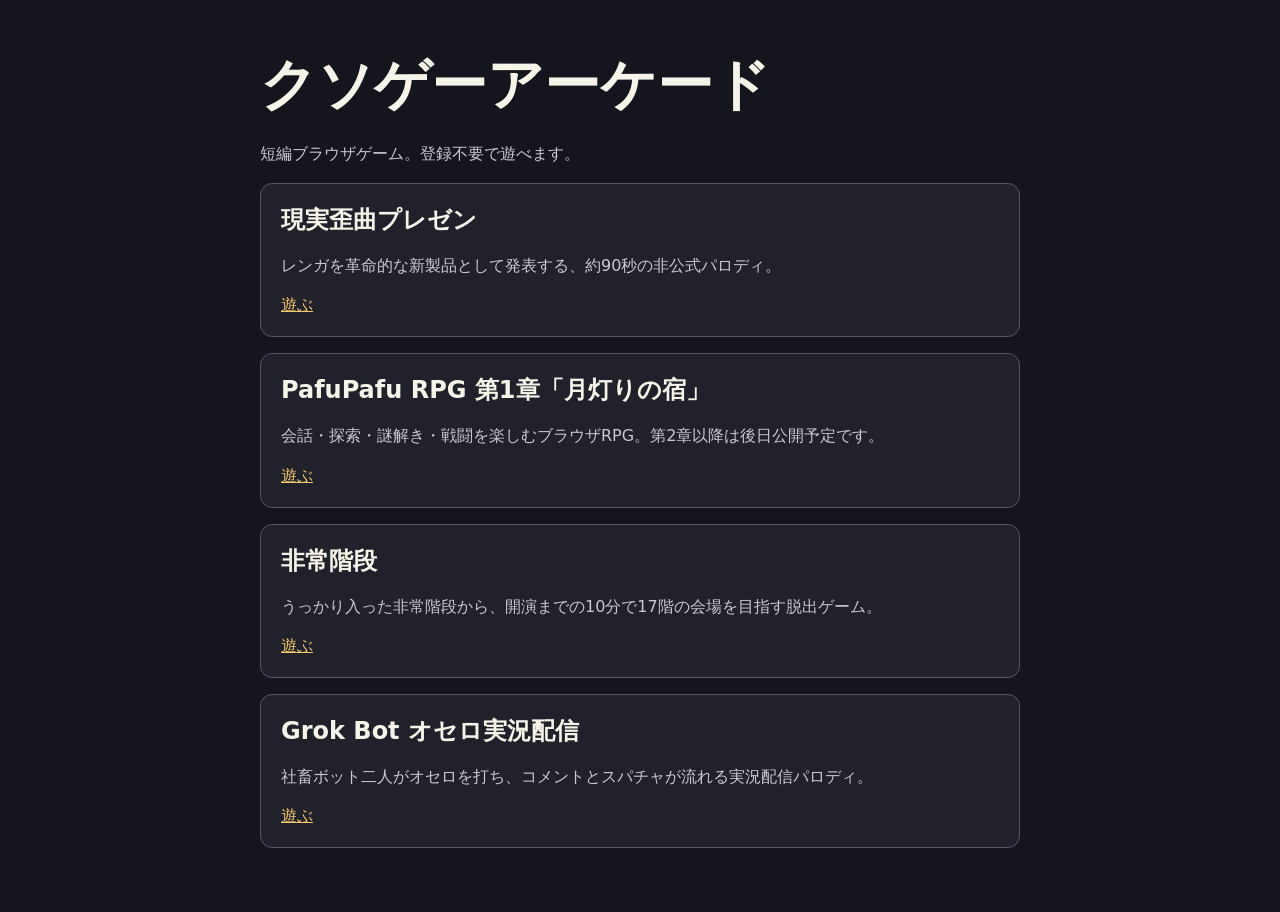
<file: index.html>
<!doctype html>
<html lang="ja">
<head>
  <meta charset="utf-8">
  <meta name="viewport" content="width=device-width, initial-scale=1">
  <meta name="description" content="クソゲーアーケードの短編ブラウザゲームを遊ぶ。">
  <link rel="canonical" href="https://donmecha.github.io/kusoge-arcade/">
  <title>クソゲーアーケード</title>
  <style>
    :root { color-scheme: dark; font-family: system-ui, sans-serif; }
    body { margin: 0; background: #14151d; color: #f6f3e8; }
    main { max-width: 760px; margin: 0 auto; padding: 3rem 1.25rem; }
    h1 { font-size: clamp(2rem, 7vw, 3.5rem); margin: 0 0 .5rem; }
    p { color: #c9c9d1; line-height: 1.7; }
    ul { list-style: none; padding: 0; display: grid; gap: 1rem; }
    li { border: 1px solid #555767; border-radius: 12px; padding: 1.25rem; background: #20212b; }
    h2 { margin: 0 0 .3rem; }
    a { color: #f4c86d; }
    a:focus-visible { outline: 3px solid #f4c86d; outline-offset: 4px; }
  </style>
</head>
<body>
<main>
  <h1>クソゲーアーケード</h1>
  <p>短編ブラウザゲーム。登録不要で遊べます。</p>
  <ul>
    <li><h2>現実歪曲プレゼン</h2><p>レンガを革命的な新製品として発表する、約90秒の非公式パロディ。</p><a href="games/reality-distortion-presentation/">遊ぶ</a></li>
    <li><h2>PafuPafu RPG 第1章「月灯りの宿」</h2><p>会話・探索・謎解き・戦闘を楽しむブラウザRPG。第2章以降は後日公開予定です。</p><a href="games/pafupafu-rpg/">遊ぶ</a></li>
    <li><h2>非常階段</h2><p>うっかり入った非常階段から、開演までの10分で17階の会場を目指す脱出ゲーム。</p><a href="games/stairwell/">遊ぶ</a></li>
    <li><h2>Grok Bot オセロ実況配信</h2><p>社畜ボット二人がオセロを打ち、コメントとスパチャが流れる実況配信パロディ。</p><a href="games/othello-stream/">遊ぶ</a></li>
  </ul>
</main>
</body>
</html>
</file>
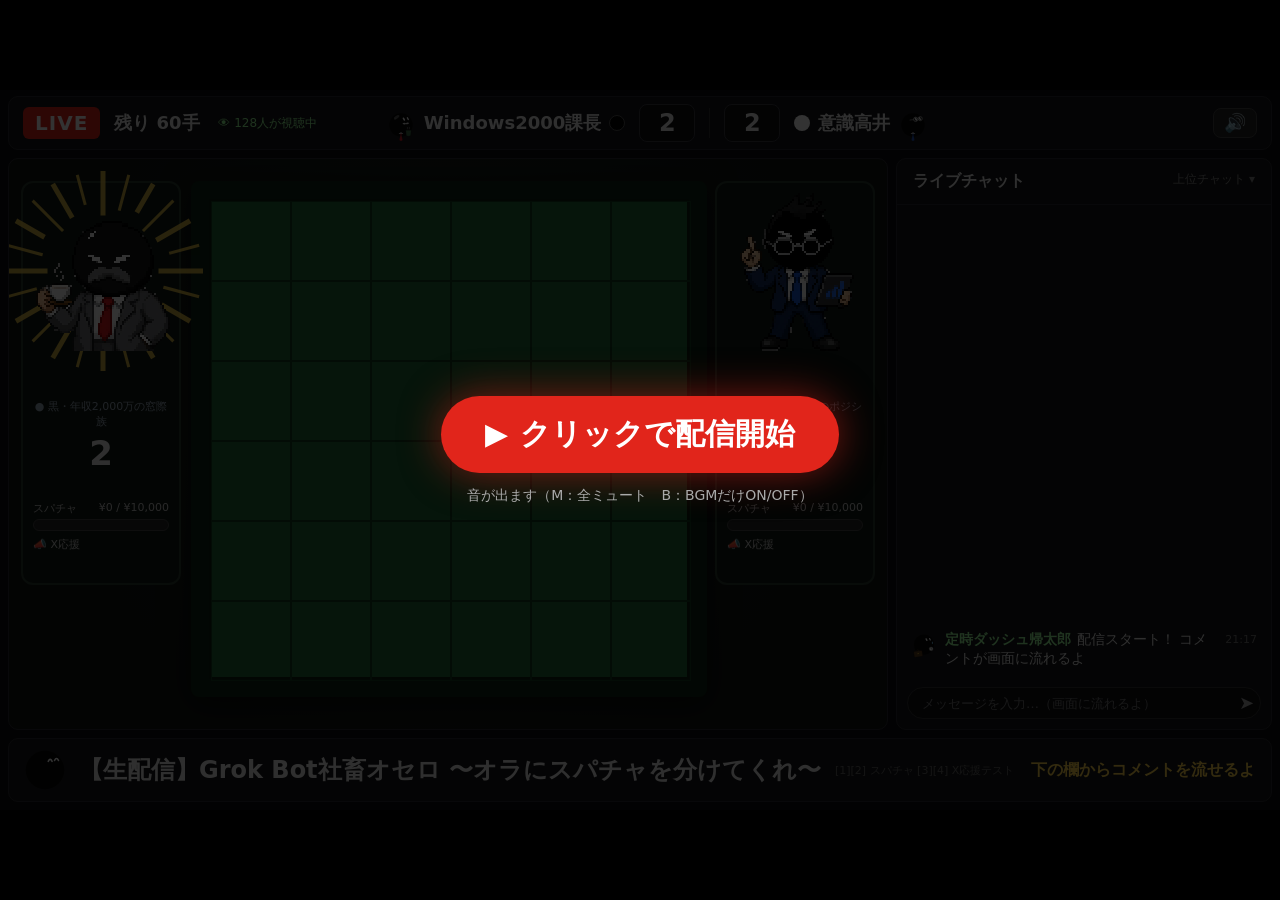
<file: games/othello-stream/index.html>
<!DOCTYPE html>
<html lang="ja">
<head>
<meta charset="utf-8">
<meta name="viewport" content="width=device-width,initial-scale=1">
<link rel="icon" href="data:image/svg+xml,%3Csvg xmlns='http://www.w3.org/2000/svg' viewBox='0 0 64 64'%3E%3Crect width='64' height='64' rx='8' fill='%231f6b35'/%3E%3Ccircle cx='22' cy='22' r='10' fill='%23050505'/%3E%3Ccircle cx='42' cy='42' r='10' fill='%23fff'/%3E%3C/svg%3E">
<title>【生配信】Grok Bot社畜オセロ 〜オラにスパチャを分けてくれ〜</title>
<style>
*{box-sizing:border-box;margin:0;padding:0}
html,body{width:100%;height:100%;background:#000;overflow:hidden;
 font-family:"Hiragino Sans","Hiragino Kaku Gothic ProN","Noto Sans JP","Noto Sans CJK JP","Yu Gothic UI","Yu Gothic","Meiryo",system-ui,sans-serif;color:#eee}
#stage{position:absolute;left:50%;top:50%;width:1280px;height:720px;transform-origin:center center;background:#0b0b0d;overflow:hidden}
.panel{position:absolute;background:#141417;border:1px solid #2a2a30;border-radius:10px}
/* top bar */
#top{left:8px;top:6px;width:1264px;height:54px;display:flex;align-items:center;padding:0 14px;gap:14px}
.live{background:#e1251b;color:#fff;font-weight:900;font-size:20px;padding:4px 12px;border-radius:6px;letter-spacing:1px}
#remain{font-weight:700;font-size:18px;min-width:90px}
#viewers{font-size:12px;color:#9f9;white-space:nowrap}
.tp{display:flex;align-items:center;gap:8px;font-weight:800;font-size:18px}
.cnt{border:1px solid #3a3a42;background:#0d0d10;border-radius:8px;width:56px;height:38px;display:flex;align-items:center;justify-content:center;font-size:24px;font-weight:900}
#topmid{flex:1;display:flex;justify-content:center;align-items:center;gap:14px}
.dot{width:16px;height:16px;border-radius:50%;display:inline-block}
.sep{width:1px;height:30px;background:#333}
/* game area */
#game{left:8px;top:68px;width:880px;height:572px;overflow:hidden;background:radial-gradient(circle at 50% 40%,#18241b,#0f1411 70%)}
#boardwrap{position:absolute;left:182px;top:22px;width:516px;height:516px;background:#0c2412;border-radius:8px;padding:18px;box-shadow:0 6px 30px #000a}
#board{position:relative;width:480px;height:480px;display:grid;grid-template-columns:repeat(8,60px);grid-template-rows:repeat(8,60px);background:#1f6b35;border:2px solid #0a1d0f}
.cell{position:relative;border:1px solid #0e3d1c;display:flex;align-items:center;justify-content:center}
.cell.hint::after{content:"";width:14px;height:14px;border-radius:50%;background:#ffffff30}
.cell.last{background:#2a8045}
.disc{width:var(--disc,50px);height:var(--disc,50px);position:relative}
.disc svg{width:100%;height:100%;display:block;filter:drop-shadow(0 2px 2px #0008)}
.disc.flip{animation:flip .42s ease-in-out}
.disc.place{animation:place .3s ease-out}
@keyframes flip{0%{transform:scaleX(1)}50%{transform:scaleX(0) scaleY(1.08)}100%{transform:scaleX(1)}}
@keyframes place{0%{transform:scale(1.6);opacity:0}100%{transform:scale(1);opacity:1}}
.coord{display:none}
.resv{position:absolute;inset:4px;border:2px dashed #ffcf3a;border-radius:6px;display:flex;align-items:center;justify-content:center;color:#ffcf3a;font-weight:900;font-size:13px;background:#0008;transform:rotate(-8deg)}
/* player cards */
.pcard{position:absolute;top:22px;z-index:6;width:160px;padding:12px 10px;text-align:center;border-radius:12px;background:#111a14;border:2px solid #2a3a2f;transition:border-color .3s,box-shadow .3s}
.pcard.turn{border-color:#ffd54a;box-shadow:0 0 18px #ffd54a55}
#pc0{left:12px}#pc1{right:12px}
.pcard .av{width:84px;height:84px;margin:0 auto 6px}
.pcard .chibi{width:140px;height:160px;margin:-4px auto 2px}
.chibi{position:relative;overflow:visible}
.chibi .spr{position:absolute;left:50%;bottom:0;transform:translateX(-50%);image-rendering:pixelated;image-rendering:crisp-edges;animation:bob 1.2s steps(2,end) infinite;z-index:2}
.chibi.turn .spr{animation-duration:.5s}
@keyframes bob{0%{margin-bottom:0}100%{margin-bottom:4px}}
.chibi .fx{position:absolute;left:50%;top:50%;width:200px;height:200px;margin:-100px 0 0 -100px;z-index:1;pointer-events:none}
.chibi .fx.spd{animation:spin 2.5s linear infinite}
.chibi .fx.imp{animation:imp .35s steps(2,end) infinite alternate}
@keyframes spin{to{transform:rotate(360deg)}}
@keyframes imp{from{transform:scale(.9)}to{transform:scale(1.08)}}
.chibi .sweat{position:absolute;right:14px;top:22px;z-index:3;width:4px;height:4px;background:#7fd0ff;box-shadow:0 4px #7fd0ff,-4px 8px #7fd0ff,0 8px #7fd0ff,4px 8px #7fd0ff,-4px 12px #7fd0ff,0 12px #fff,4px 12px #7fd0ff,0 16px #7fd0ff;animation:drip 1s steps(3,end) infinite}
@keyframes drip{to{transform:translateY(8px)}}
.chibi .bub{position:absolute;left:0;top:4px;z-index:3;background:#fff;color:#000;font-weight:900;font-size:14px;line-height:14px;padding:2px 6px 6px;border:3px solid #000;box-shadow:3px 3px 0 #000}
.chibi .sash{position:absolute;left:50%;bottom:22%;width:130%;margin-left:-65%;z-index:4;transform:rotate(-24deg);background:#e1251b;border:3px solid #ffd54a;color:#fff;font-weight:900;font-size:17px;text-align:center;text-shadow:2px 2px 0 #000;letter-spacing:1px}
.chibi .box{position:absolute;left:-4%;right:-4%;bottom:-4px;height:46%;z-index:4;background:#c9965a;border:3px solid #6b4a22;box-shadow:inset 0 6px 0 #a87a42;display:flex;align-items:center;justify-content:center;color:#5a3a12;font-weight:900;font-size:22px}
.chibi .box::before,.chibi .box::after{content:"";position:absolute;top:-14px;width:40%;height:12px;background:#b58448;border:3px solid #6b4a22}
.chibi .box::before{left:-6px;transform:skewX(30deg)}.chibi .box::after{right:-6px;transform:skewX(-30deg)}
.pname{font-weight:900;font-size:14px;overflow-wrap:anywhere;line-height:1.25;min-height:44px;display:flex;align-items:center;justify-content:center}
.pstyle{font-size:11px;color:#9ab;margin-top:2px}
.pnum{font-size:34px;font-weight:900;margin-top:4px}
.think{height:20px;font-size:13px;color:#ffd54a;font-weight:700;visibility:hidden}
.pcard.turn .think{visibility:visible}
.gauge{margin-top:8px;text-align:left}
.glabel{font-size:11px;color:#ccc;display:flex;justify-content:space-between}
.gbar{height:12px;background:#222;border-radius:6px;overflow:hidden;border:1px solid #444;margin-top:3px}
.gfill{height:100%;width:0;background:linear-gradient(90deg,#c98a00,#ffd54a,#fff2a8);transition:width .5s}
.gauge.full .gbar{box-shadow:0 0 10px #ffd54a;animation:pulse .6s infinite alternate}
@keyframes pulse{to{box-shadow:0 0 20px #ffd54a}}
.sp{font-size:11px;color:#ffcf3a;margin-top:4px;min-height:15px}
/* niconico */
#nico{position:absolute;inset:0;pointer-events:none;z-index:5}
.nc{position:absolute;white-space:nowrap;font-weight:900;color:#fff;font-size:28px;left:880px;opacity:.92;
 text-shadow:-2px -2px 0 #000,2px -2px 0 #000,-2px 2px 0 #000,2px 2px 0 #000,0 0 6px #000;will-change:transform}
.nc.gold{color:#ffd54a;font-size:32px}
.nc.buzzhl{color:#fff36b;font-size:34px;background:#e1251bcc;padding:0 12px;border-radius:8px;box-shadow:0 0 18px #ffd54a;opacity:1}
.cheer{margin-top:6px;text-align:left;font-size:11px;color:#ccc;display:flex;align-items:center;gap:3px;white-space:nowrap}
.cheer .pips{display:flex;gap:1px;margin-left:auto}
.pip{width:15px;height:16px;font-size:12px;line-height:16px;text-align:center;border-radius:4px;background:#222;border:1px solid #444;filter:grayscale(1);opacity:.35}
.pip.on{filter:none;opacity:1;background:#1d9bf0;border-color:#7cc8ff}
.pip.half{filter:none;opacity:1;background:linear-gradient(90deg,#1d9bf0 50%,#222 50%);border-color:#7cc8ff}
#buzz{position:absolute;left:0;right:0;top:-120px;z-index:18;display:flex;justify-content:center;pointer-events:none;transition:top .35s cubic-bezier(.2,1.5,.4,1)}
#buzz.show{top:8px}
#buzz .bb{background:linear-gradient(90deg,#0b5fae,#1d9bf0,#7cc8ff);border:2px solid #fff;border-radius:14px;padding:8px 26px;text-align:center;box-shadow:0 0 30px #1d9bf0aa}
#buzz .bt{font-size:30px;font-weight:900;color:#fff;text-shadow:0 2px 0 #003}
#buzz .bs{font-size:13px;font-weight:700;color:#eaf6ff}
/* overlays */
#cut{position:absolute;inset:0;z-index:20;display:none;align-items:center;justify-content:center;pointer-events:none}
#cut .band{position:absolute;left:-60px;right:-60px;height:170px;background:linear-gradient(90deg,#7a0000,#e1251b 40%,#ffb300);transform:skewY(-6deg);box-shadow:0 0 40px #000;animation:band .5s ease-out}
#cut .ctext{position:relative;margin-left:150px;text-align:center;animation:ctext .6s cubic-bezier(.2,1.6,.4,1)}
#cut .cwho{font-size:22px;font-weight:900;color:#fff;text-shadow:0 2px 0 #000}
#cut .cname{font-size:64px;font-weight:900;color:#fff;-webkit-text-stroke:2px #000;text-shadow:0 5px 0 #000,0 0 20px #ff0}
#cut .cdesc{font-size:18px;font-weight:700;color:#fff8d0;text-shadow:0 2px 0 #000}
#cut .cav{position:absolute;left:40px;top:50%;width:170px;height:190px;transform:translateY(-50%);animation:cav .5s ease-out}
@keyframes band{from{transform:skewY(-6deg) scaleY(0)}to{transform:skewY(-6deg) scaleY(1)}}
@keyframes ctext{from{transform:scale(3);opacity:0}to{transform:scale(1);opacity:1}}
@keyframes cav{from{transform:translate(-300px,-50%)}to{transform:translate(0,-50%)}}
#endov{position:absolute;inset:0;z-index:15;display:none;align-items:center;justify-content:center;background:#000b}
#endbox{width:640px;text-align:center;background:linear-gradient(180deg,#1d1a0e,#141417);border:2px solid #ffd54a;border-radius:16px;padding:12px 22px;box-shadow:0 0 50px #ffd54a44}
#endtitle{font-size:20px;color:#ffd54a;font-weight:900;letter-spacing:4px}
#endwin{font-size:32px;font-weight:900;margin:2px 0;line-height:1.2}
#endscore{font-size:19px;font-weight:800;color:#ddd}
#promo{margin:2px 0;min-height:70px}
.promo-old{font-size:18px;color:#999;text-decoration:line-through}
.promo-person{font-size:14px;color:#ccc;margin-bottom:2px}
.promo-loser{font-size:13px;color:#c9965a;margin-top:6px}
.promo-arrow{font-size:22px;color:#ffd54a;margin:0 10px}
.promo-new{font-size:36px;font-weight:900;color:#ffd54a;display:inline-block;animation:promo 1s cubic-bezier(.2,1.8,.4,1);text-shadow:0 0 18px #ffb300}
.promo-tag{display:inline-block;background:#e1251b;color:#fff;font-weight:900;padding:2px 12px;border-radius:20px;font-size:16px;margin-bottom:6px;animation:promo .6s}
@keyframes promo{from{transform:scale(0) rotate(-20deg)}to{transform:scale(1) rotate(0)}}
#stats{display:flex;flex-wrap:wrap;justify-content:space-around;font-size:12.5px;line-height:1.45;color:#ccc;margin:6px 0;border-top:1px solid #333;padding-top:6px}
#stats b{color:#ffd54a}
.logbtns{display:flex;gap:8px;justify-content:center;margin-top:2px}
.logbtns button{background:#2a2a30;color:#ddd;border:1px solid #555;border-radius:16px;font-size:13px;padding:4px 14px;cursor:pointer;font-family:inherit}
#rematch{margin-top:6px;background:#ffd54a;color:#111;border:0;border-radius:24px;font-weight:900;font-size:17px;padding:9px 28px;cursor:pointer;font-family:inherit}
.conf{position:absolute;width:10px;height:16px;top:-20px;z-index:16;animation:fall linear forwards}
@keyframes fall{to{transform:translateY(800px) rotate(720deg)}}
#startov{position:absolute;inset:0;z-index:40;background:#000c;display:flex;flex-direction:column;align-items:center;justify-content:center;gap:14px}
#startbtn{background:#e1251b;color:#fff;border:0;border-radius:40px;font-size:30px;font-weight:900;padding:18px 44px;cursor:pointer;font-family:inherit;box-shadow:0 0 40px #e1251b88}
#startbtn .pl{margin-right:12px}
#startov .sub{color:#aaa;font-size:14px}
#mute{background:#222;border:1px solid #444;color:#eee;border-radius:8px;font-size:18px;padding:3px 10px;cursor:pointer}
.lv{background:#e1251b;color:#fff;font-size:10px;font-weight:900;padding:1px 5px;border-radius:4px;margin-right:5px;vertical-align:1px}
.m.real{background:#e1251b14;border-left:2px solid #e1251b;border-radius:4px}
.m.sys{background:#ffffff0a;border-left:2px solid #666;border-radius:4px;color:#bbb;font-size:12px}
.m.sys .stag{display:inline-block;font-size:10px;font-weight:700;color:#111;background:#9aa;border-radius:3px;padding:0 4px;margin-right:6px}
.m.human .nm{color:#fff!important}
.m.human .htag{display:inline-block;font-size:10px;font-weight:700;color:#fff;background:#3a7bd5;border-radius:3px;padding:0 4px;margin-right:4px}
#xhint{position:absolute;left:50%;bottom:14px;transform:translateX(-50%);z-index:6;background:#000a;color:#ddd;font-size:13px;padding:4px 12px;border-radius:14px;border:1px solid #444;white-space:nowrap;pointer-events:none}
#relaypill{display:none;font-size:12px;font-weight:800;padding:4px 10px;border-radius:14px;margin-right:8px;white-space:nowrap}
#relaypill.on{background:#1f9d4a;color:#fff}
#relaypill.wait{background:#333;color:#aaa}
#relaypill.err{background:#c62828;color:#fff;animation:pulse .8s infinite alternate}
#waitpill{display:none;position:absolute;left:50%;bottom:6px;transform:translateX(-50%);z-index:8;background:#000c;border:1px solid #ffd54a;color:#ffd54a;font-size:15px;font-weight:700;padding:4px 16px;border-radius:16px;white-space:nowrap}
#waitpill b{color:#fff}
#waitpill .ws{margin-left:6px;color:#fff;font-variant-numeric:tabular-nums}
#waitpill .wr{margin-left:10px;background:#e1251b;color:#fff;font-size:11px;padding:1px 6px;border-radius:4px}
/* chat */
#chat{left:896px;top:68px;width:376px;height:572px;display:flex;flex-direction:column}
#chathead{padding:12px 16px;font-weight:800;font-size:16px;border-bottom:1px solid #2a2a30;display:flex;justify-content:space-between}
#chathead span{font-size:12px;color:#888;font-weight:400}
#msgs{flex:1;overflow:hidden;padding:6px 10px;display:flex;flex-direction:column;justify-content:flex-end;gap:2px}
.m{display:flex;gap:8px;align-items:flex-start;font-size:13.5px;line-height:1.45;padding:4px 4px;animation:min .25s ease-out}
@keyframes min{from{opacity:0;transform:translateY(8px)}}
.m .av{width:26px;height:26px;flex:none}
.m .body{flex:1}
.m .nm{font-weight:800;margin-right:6px}
.m .tm{font-size:11px;color:#777;flex:none;margin-top:2px}
.sc{margin:5px 2px;border-radius:10px;overflow:hidden;border:1px solid #ffcf3a;animation:min .3s ease-out;flex:none}
.sc .sch{background:linear-gradient(90deg,#c98a00,#ffb300);color:#1a1200;padding:6px 10px;display:flex;justify-content:space-between;font-weight:900;font-size:13px}
.sc .scb{background:#2a2108;padding:8px 12px;font-size:17px;font-weight:900;color:#ffd54a}
.sc .sct{font-size:11px;color:#c9b77a;font-weight:600;margin-top:2px}
#inbox{margin:8px 10px 10px;display:flex;border:1px solid #333;border-radius:20px;background:#0d0d10;padding:4px 6px 4px 14px}
#inp{flex:1;background:transparent;border:0;color:#eee;font-size:13px;outline:none;font-family:inherit}
#send{background:none;border:0;color:#aaa;font-size:18px;cursor:pointer}
/* bottom */
#bottom{left:8px;top:648px;width:1264px;height:64px;display:flex;align-items:center;padding:0 16px;gap:14px}
#bottom .t{font-size:24px;font-weight:900}
#bottom .h{margin-left:auto;font-size:16px;color:#ffd54a;font-weight:700}
#bottom .k{font-size:11px;color:#666}
</style>
</head>
<body>
<div id="stage">
 <div id="top" class="panel">
  <div class="live">LIVE</div>
  <div id="remain">残り 60手</div>
  <div id="viewers">👁 128人が視聴中</div>
  <div id="topmid">
   <div class="tp"><span class="av" id="tav0" style="width:30px;height:30px"></span><span id="tn0">Windows2000課長</span><span class="dot" style="background:#000;border:1px solid #555"></span></div>
   <div class="cnt" id="tc0">2</div><div class="sep"></div><div class="cnt" id="tc1">2</div>
   <div class="tp"><span class="dot" style="background:#fff"></span><span id="tn1">意識高井</span><span class="av" id="tav1" style="width:30px;height:30px"></span></div>
  </div>
  <div style="width:260px;display:flex;justify-content:flex-end;align-items:center"><span id="relaypill"></span><button id="mute" title="ミュート (M)">🔊</button></div>
 </div>
 <div id="game" class="panel">
  <div class="pcard" id="pc0"><div class="chibi" id="pav0"></div><div class="pname" id="pn0"></div><div class="pstyle" id="ps0"></div><div class="pnum" id="pnum0">2</div><div class="think">考え中…</div>
   <div class="gauge" id="g0"><div class="glabel"><span>スパチャ</span><span id="gt0">¥0 / ¥10,000</span></div><div class="gbar"><div class="gfill" id="gf0"></div></div></div><div class="cheer"><span>📣 X応援</span><span class="pips" id="ch0"></span></div><div class="sp" id="sp0"></div></div>
  <div class="pcard" id="pc1"><div class="chibi" id="pav1"></div><div class="pname" id="pn1"></div><div class="pstyle" id="ps1"></div><div class="pnum" id="pnum1">2</div><div class="think">考え中…</div>
   <div class="gauge" id="g1"><div class="glabel"><span>スパチャ</span><span id="gt1">¥0 / ¥10,000</span></div><div class="gbar"><div class="gfill" id="gf1"></div></div></div><div class="cheer"><span>📣 X応援</span><span class="pips" id="ch1"></span></div><div class="sp" id="sp1"></div></div>
  <div id="boardwrap"><div id="board"></div></div>
  <div id="nico"></div><div id="xhint" style="display:none">配信中のコメントが画面に流れます</div>
  <div id="waitpill"></div>
  <div id="buzz"><div class="bb"><div class="bt" id="buzzt"></div><div class="bs" id="buzzs"></div></div></div>
  <div id="cut"><div class="band"></div><div class="cav" id="cutav"></div><div class="ctext"><div class="cwho" id="cutwho"></div><div class="cname" id="cutname"></div><div class="cdesc" id="cutdesc"></div></div></div>
  <div id="endov"><div id="endbox">
   <div id="endtitle">GAME SET</div><div id="endavs" style="display:flex;justify-content:center;gap:70px;height:96px;margin:2px 0"></div><div id="endwin"></div><div id="endscore"></div>
   <div id="promo"></div><div id="stats"></div>
   <div class="logbtns"><button id="logtxt">📄 ログを保存</button><button id="logjson">JSON</button></div>
   <button id="rematch">再戦する（<span id="cd">15</span>）</button>
  </div></div>
 </div>
 <div id="chat" class="panel">
  <div id="chathead">ライブチャット<span>上位チャット ▾</span></div>
  <div id="msgs"></div>
  <div id="inbox"><input id="inp" placeholder="メッセージを入力…（画面に流れるよ）" maxlength="40"><button id="send">➤</button></div>
 </div>
 <div id="startov"><button id="startbtn"><span class="pl">▶</span>クリックで配信開始</button><div class="sub">音が出ます（M：全ミュート　B：BGMだけON/OFF）</div></div>
 <div id="bottom" class="panel">
  <span class="av" id="bav" style="width:40px;height:40px"></span>
  <span class="t">【生配信】Grok Bot社畜オセロ 〜オラにスパチャを分けてくれ〜</span>
  <span class="k" id="modek">[1][2] スパチャ [3][4] X応援テスト</span>
  <span class="h">下の欄からコメントを流せるよ</span>
 </div>
</div>
<script>
/* ===== 設定 ===== */
const CONFIG = {
  /* 役職はしごは共通。ladder[0] がスタート役職。勝つたびに1段昇格（再戦でも持ち越し） */
  players: [
    { person:"通称Windows2000", alias:["Windows","ウィンドウズ","2000","窓際族","ガンバ","ハゲタ"], color:"#ff9a6b", costume:"ceo", style:"● 黒・年収2,000万の窓際族",
      ladder:["課長","部長","本部長","常務","社長","会長"],
      full:t => t==="課長" ? "窓際族 通称Windows2000" : `${t} 通称Windows2000`,
      short:t => `Windows2000${t}`,
      me:["年収分は働いてるよ","まあまあ、焦らずいこう","ここかな。お茶がうまい","{n}枚？まあ年の功だね","若い子は元気だねぇ","定年まで勝っとくか"],
      win:["年収分の仕事はしたよ","{t}ねぇ…お茶がうまい","まあ、こんなもんだよ"],
      lose:["まあ年収は変わらんし","お茶でも飲むか","窓際は落ち着くねぇ"] },
    { person:"意識高井 エビデンス", alias:["高井","エビデンス"], color:"#7fc8ff", costume:"research", style:"○ 白・データ重視のポジショナル",
      ladder:["平社員","主任","係長","課長","部長","本部長","常務","社長","会長"],
      full:t => t==="平社員" ? "意識高井 エビデンス" : `${t} 意識高井 エビデンス`,
      short:t => t==="平社員" ? "意識高井" : `高井${t}`,
      me:["それ、データあります？","ここが期待値最大です。エビデンスあります","ファクトベースでいきましょう","その手、再現性あります？","角は後でいただきます。データ的に","KPI的にはここですね"],
      win:["データ通りの結果です","{t}ですか。想定内ですね","エビデンスが勝ちました"],
      lose:["…サンプル数が少なすぎますね","この負け、再現性あります？","次のスプリントで改善します"] }
  ],
  /* 観戦Bot。voice のキーは実況イベント（無いイベントは共通テンプレで喋る） */
  spectators: [
    { name:"ゴマ擦造", alias:["ゴマ"], color:"#ff7fb0", costume:"pr", voice:{
      open:["本日もお二人とも素敵でございます！"],
      corner:["さすが{p}様！その角、芸術です！","{p}様の{c}、教科書に載せましょう！"],
      big:["{n}枚！{p}様、器が違いますなぁ！"],
      lead:["いやぁ最初から{lead}様が勝つと思ってましたよ！","{lead}様、一生ついていきます！"],
      fill:["{lead}様のリード、拝ませていただきます","{lead}様、肩お揉みしましょうか？","{lead}様の一手一手が勉強になります！"],
      pass:["{o}様、お見事な封じ込めでございます！"],
      special:["必殺技まで華麗…！さすがでございます！"],
      end:["最初から{w}様の勝ちだと信じておりました！"],
      promo:["{nw}様！！ご昇進おめでとうございます！！（揉み手）"],
      buzz:["{p}様、ついにバズられましたか！さすがでございます！"] } },
    { name:"定時ダッシュ帰太郎", alias:["帰太郎","定時"], color:"#9dff9d", costume:"teiji", voice:{
      open:["定時までに終わりますよね？"],
      big:["{n}枚返すのはいいけど早くして"],
      fill:["今{time}…あと何手？","17:59に終わらせてくれ頼む","カバンはもう持ってます","{r}手もあるの…？","PC閉じていいですか"],
      pass:["パスでいいからテンポよく！"],
      endg:["残り{r}手！定時見えた！"],
      special:["必殺技いらないから早く打って"],
      end:["終わった！お先に失礼しまーす！"],
      promo:["昇格おめでとうございます。では定時なので"],
      buzz:["バズってもいいから早く打って"] } },
    { name:"残業マン徹夜", alias:["残業マン","徹夜"], color:"#ffb347", costume:"zangyo", voice:{
      open:["今夜は寝かせねえぞ…！！"],
      corner:["{c}ッ！！！燃えてきたァ！！"],
      big:["{n}枚返しィ！！！これだよこれ！！"],
      lead:["逆転！！！今夜は眠れねえ！！"],
      xsq:["そこに打つか…！その覚悟、嫌いじゃない！！"],
      fill:["まだまだ終わらせねえ…延長戦だ…","3徹目だけど目が冴えてきた","エナドリ5本目いきます"],
      endg:["残り{r}手…ここからが本当の残業だ…！"],
      special:["必殺技ッ！！！最高かよ！！！"],
      end:["もう1局！朝までやろう！！"],
      promo:["昇格！？俺も残業して昇格するぞォ！！"],
      buzz:["バズったァ！！！{p}、燃えてるぜ！！"] } },
    { name:"窓際の生き字引 古株さん", short:"古株さん", alias:["古株"], color:"#c9a7ff", costume:"furukabu", voice:{
      open:["昔はな…この会議室でよく勝負したもんじゃ"],
      corner:["昔はな…角を取ったら定食1品おまけだったんじゃ"],
      big:["昔はな…{n}枚返したら課長になれたもんじゃ"],
      lead:["昔はな…逆転は始末書ものじゃった"],
      xsq:["昔はな…角のとなりに打ったら左遷じゃった"],
      fill:["昔はな…オセロは紙と鉛筆でやっとった","昔はな…あそこに打つ若者はおらんかった","昔はな…データなんて無かったんじゃ"],
      pass:["昔はな…パスは3回まで許されたんじゃ"],
      special:["昔はな…必殺技は接待麻雀だけじゃった"],
      end:["昔はな…負けた方が奢ったもんじゃ"],
      promo:["昔はな…昇格したら赤飯炊いたもんじゃ"],
      buzz:["昔はな…バズるといえば社内報の4コマだったんじゃ"] } }
  ],
  gaugeMax: 10000,
  commentsUrl: "comments.json",
  pollMs: 15000,
  restartSec: 15,
  boardSize: 6,      /* 6 or 8（URLの ?board=8 で上書き） */
  volume: 0.35
};
/* ドット絵キャラ（透過PNG・埋め込み）。scale は整数倍で表示 */
const SPRITES = [
  { src:"[data-uri]", w:67, h:65, scale:2 },   /* 黒：通称Windows2000（上半身） */
  { src:"[data-uri]", w:57, h:79, scale:2 }    /* 白：意識高井 */
];
/* 必殺技（名前・説明は自由に編集OK。id は効果の種類） */
const SPECIAL_MOVES = [
  { id:"keihi",   name:"秘技・ゴマスリ地獄",       desc:"相手の石が2〜3枚、ゴマをすられて寝返る！" },
  { id:"kaigi",   name:"接待ゴルフ招待",           desc:"相手はゴルフ場へ。次の手番はお休み" },
  { id:"kado",    name:"角部屋の忖度予約",         desc:"空いてる角を3手のあいだ予約済みに" },
  { id:"tobashi", name:"飛ばし人事",               desc:"相手の石1〜2枚を盤外へ異動！" },
  { id:"nomi",    name:"飲みニケーション強制参加", desc:"二日酔いで相手の次の一手はランダム" }
];
/* comments.json が読めないときの初期データ。comments.json と同じサンプル */
const SEED_COMMENTS = /*SEED_START*/[{"id": "sample-01", "text": "配信きた！オセロ実況たのしみ"}, {"id": "sample-02", "text": "Windows2000課長がんばれ"}, {"id": "sample-03", "text": "高井のエビデンス最強"}, {"id": "sample-04", "text": "黒優勢？まだわからん"}, {"id": "sample-05", "text": "白の角取りうまい"}, {"id": "sample-06", "text": "スパチャ投げたい"}, {"id": "sample-07", "text": "定時までに終わってほしい"}, {"id": "sample-08", "text": "必殺技見たい！"}, {"id": "sample-09", "text": "データ通りの一手だ"}, {"id": "sample-10", "text": "窓際族なのに強い"}, {"id": "sample-11", "text": "この配信おもしろすぎる"}, {"id": "sample-12", "text": "お茶がうまそう"}, {"id": "sample-13", "text": "残業マンが燃えてる"}, {"id": "sample-14", "text": "ゴマ擦造のコメント好き"}, {"id": "sample-15", "text": "再戦希望！"}, {"id": "sample-16", "text": "社畜オセロ、仕事より楽しい"}, {"id": "sample-17", "text": "黒に全額！"}, {"id": "sample-18", "text": "白のポジション読みが鋭い"}, {"id": "sample-19", "text": "角取ったの熱い"}, {"id": "sample-20", "text": "コメント流れてるの好き"}]/*SEED_END*/;

const Q = new URLSearchParams(location.search);
const FAST = Q.has("fast");
const SPEED = FAST ? 0.08 : 1;
const $ = id => document.getElementById(id);
const sleep = ms => new Promise(r => setTimeout(r, ms * SPEED));
const rnd = a => a[Math.floor(Math.random() * a.length)];
const yen = n => "¥" + n.toLocaleString("ja-JP");

/* ===== 効果音（Web Audio API、音声ファイルなし） ===== */
const SND = (()=>{
  let ac=null, master=null, muted=false, lastTick=0;
  function init(){ if(ac) { ac.resume(); return; } const AC=window.AudioContext||window.webkitAudioContext; if(!AC) return;
    ac=new AC(); master=ac.createGain(); master.gain.value=muted?0:CONFIG.volume; master.connect(ac.destination); }
  const ok=()=>ac && ac.state==="running" && !muted;
  function tone(f, dur, type="sine", vol=.3, at=0, f2=null, attack=.005){
    if(!ok()) return; const t=ac.currentTime+at, o=ac.createOscillator(), g=ac.createGain();
    o.type=type; o.frequency.setValueAtTime(f,t); if(f2) o.frequency.exponentialRampToValueAtTime(f2,t+dur);
    g.gain.setValueAtTime(0,t); g.gain.linearRampToValueAtTime(vol,t+attack); g.gain.exponentialRampToValueAtTime(.0001,t+dur);
    o.connect(g); g.connect(master); o.start(t); o.stop(t+dur+.05); return o; }
  function noise(dur, vol=.3, at=0, ftype="highpass", f=1000, f2=null){
    if(!ok()) return; const t=ac.currentTime+at, n=Math.floor(ac.sampleRate*dur), buf=ac.createBuffer(1,n,ac.sampleRate), d=buf.getChannelData(0);
    for(let i=0;i<n;i++) d[i]=Math.random()*2-1;
    const src=ac.createBufferSource(); src.buffer=buf; const fl=ac.createBiquadFilter(); fl.type=ftype; fl.frequency.setValueAtTime(f,t); if(f2) fl.frequency.exponentialRampToValueAtTime(f2,t+dur);
    const g=ac.createGain(); g.gain.setValueAtTime(vol,t); g.gain.exponentialRampToValueAtTime(.0001,t+dur);
    src.connect(fl); fl.connect(g); g.connect(master); src.start(t); src.stop(t+dur+.05); }
  /* ===== 8bit BGM（矩形波メロディ＋三角波ベース＋ノイズドラム、約150BPM） ===== */
  const NT=n=>{ if(!n||n===".") return 0; const m=n.match(/^([A-G])(#?)(\d)$/); const k={C:0,D:2,E:4,F:5,G:7,A:9,B:11}[m[1]]+(m[2]?1:0); return 440*Math.pow(2,((+m[3]+1)*12+k-69)/12); };
  const LEAD="A4 C5 E5 A5 G5 E5 D5 E5 F5 E5 D5 C5 D5 E5 C5 A4 G4 B4 D5 G5 F5 D5 B4 D5 E5 . E5 G#5 B5 A5 G#5 E5".split(" ").map(NT);
  const LEAD2="A5 E5 A5 C6 B5 G5 E5 G5 F5 A5 C6 A5 G5 E5 C5 E5 G5 B5 D6 B5 A5 F5 D5 F5 E5 G#5 B5 E6 D6 B5 G#5 B5".split(" ").map(NT);
  const ROOT=["A2","F2","G2","E2"].map(NT);
  let bg=null, bgOn=true, bgPlaying=false, step=0, nextT=0, timer=null, intense=false, BGV=.22;
  function bnote(f,t,d,type,v){ if(!f) return; const o=ac.createOscillator(), g=ac.createGain(); o.type=type; o.frequency.setValueAtTime(f,t);
    g.gain.setValueAtTime(v,t); g.gain.setValueAtTime(v,t+d*.75); g.gain.linearRampToValueAtTime(.0001,t+d); o.connect(g); g.connect(bg); o.start(t); o.stop(t+d+.02); }
  let nbuf=null;
  function bnoise(t,d,v,hp){ if(!nbuf){ nbuf=ac.createBuffer(1,ac.sampleRate*.3,ac.sampleRate); const x=nbuf.getChannelData(0); for(let i=0;i<x.length;i++) x[i]=Math.random()*2-1; }
    const s=ac.createBufferSource(); s.buffer=nbuf; const f=ac.createBiquadFilter(); f.type="highpass"; f.frequency.value=hp; const g=ac.createGain();
    g.gain.setValueAtTime(v,t); g.gain.exponentialRampToValueAtTime(.0001,t+d); s.connect(f); f.connect(g); g.connect(bg); s.start(t); s.stop(t+d+.02); }
  function playStep(i,t,sd){ /* i: 0..63 の16分音符 */
    const bar=Math.floor(i/16), s16=i%16, mel=intense?LEAD2:LEAD;
    if(i%2===0) bnote(mel[i/2], t, sd*(mel[i/2+1]===0?3.6:1.8), "square", .07);
    const r=ROOT[bar]; if(i%2===0) bnote(r*((i/2)%2?2:1), t, sd*1.6, "triangle", .2);
    if(s16===0||s16===8||(intense&&(s16===10||s16===14))){ const o=ac.createOscillator(), g=ac.createGain(); o.frequency.setValueAtTime(150,t); o.frequency.exponentialRampToValueAtTime(40,t+.12); g.gain.setValueAtTime(.35,t); g.gain.exponentialRampToValueAtTime(.0001,t+.14); o.connect(g); g.connect(bg); o.start(t); o.stop(t+.16); }
    if(s16===4||s16===12) bnoise(t,.12,.18,1500);
    if(intense || i%2===0) bnoise(t,.03,.06,7000);
  }
  function sched(){ if(!ac||ac.state!=="running") return; const sd=60/(intense?168:150)/4;
    if(nextT<ac.currentTime) nextT=ac.currentTime+.05;
    while(nextT<ac.currentTime+.15){ playStep(step,nextT,sd); nextT+=sd; step=(step+1)%64; } }
  function bgmStart(){ if(!ac) return; if(!bg){ bg=ac.createGain(); bg.connect(master); } bg.gain.cancelScheduledValues(ac.currentTime); bg.gain.setValueAtTime(bgOn?BGV:0,ac.currentTime);
    bgPlaying=true; step=0; nextT=0; intense=false; if(!timer) timer=setInterval(()=>{ if(bgPlaying) sched(); },30); }
  function bgmStop(){ bgPlaying=false; if(bg) bg.gain.setTargetAtTime(0,ac.currentTime,.05); }
  return {
    bgmStart, bgmStop,
    bgmIntense(on){ intense=!!on; },
    bgmDuck(ms){ if(!bg||!bgOn) return; const t=ac.currentTime; bg.gain.cancelScheduledValues(t); bg.gain.setTargetAtTime(BGV*.15,t,.04); bg.gain.setTargetAtTime(BGV,t+ms/1000,.2); },
    bgmToggle(){ bgOn=!bgOn; if(bg) bg.gain.setTargetAtTime(bgOn&&bgPlaying?BGV:0,ac.currentTime,.05); return bgOn; },
    init, get muted(){return muted;},
    toggle(){ muted=!muted; if(master) master.gain.value=muted?0:CONFIG.volume; return muted; },
    place(){ noise(.05,.5,0,"highpass",2500); tone(1500,.04,"square",.12); tone(180,.06,"sine",.3); },
    tick(){ const n=performance.now(); if(n-lastTick<35) return; lastTick=n; tone(2200+Math.random()*400,.03,"triangle",.07); },
    pass(){ tone(140,.25,"square",.15); tone(110,.35,"square",.15,.28); },
    coin(){ tone(1319,.09,"square",.12); tone(1976,.5,"triangle",.18,.08); tone(2637,.4,"sine",.08,.1); },
    full(){ [880,1109,1319,1760,2217].forEach((f,i)=>tone(f,.12,"square",.1,i*.06)); },
    special(){ noise(.55,.35,0,"bandpass",300,4000); tone(90,.9,"sawtooth",.35,.5,35); noise(.5,.6,.5,"lowpass",900); tone(55,1.0,"sine",.6,.5,30); [523,659,784].forEach(f=>tone(f,.6,"sawtooth",.07,.55)); },
    buzz(){ [523,659,784,1047,1319,1568].forEach((f,i)=>tone(f,.14,"triangle",.14,i*.05)); tone(1976,.5,"sine",.12,.32); noise(.25,.15,.3,"highpass",4000); },
    corner(){ tone(659,.12,"triangle",.2); tone(988,.35,"triangle",.22,.1); tone(1319,.3,"sine",.1,.1); },
    gong(){ [[98,1],[196,.6],[262,.35],[392,.25],[523,.15]].forEach(([f,v])=>tone(f,3.0,"sine",.45*v,0,f*.98,.01)); noise(.3,.2,0,"lowpass",600); },
    fanfare(){ const N=[[523,.15],[659,.15],[784,.15],[1047,.45],[784,.15],[1047,.9]]; let t=0; N.forEach(([f,d])=>{ tone(f,d+.1,"square",.09,t); tone(f/2,d+.1,"triangle",.12,t); t+=d; }); },
    sad(){ if(!ok()) return; const notes=[392,370,349]; notes.forEach((f,i)=>tone(f,.45,"sawtooth",.12,i*.5,f*.97,.03));
      const t=ac.currentTime+1.5, o=ac.createOscillator(), g=ac.createGain(), lfo=ac.createOscillator(), lg=ac.createGain(), fl=ac.createBiquadFilter();
      o.type="sawtooth"; o.frequency.setValueAtTime(330,t); o.frequency.linearRampToValueAtTime(300,t+1.3); lfo.frequency.value=6; lg.gain.value=8; lfo.connect(lg); lg.connect(o.frequency);
      fl.type="lowpass"; fl.frequency.value=1200; g.gain.setValueAtTime(.0001,t); g.gain.linearRampToValueAtTime(.14,t+.05); g.gain.exponentialRampToValueAtTime(.0001,t+1.4);
      o.connect(fl); fl.connect(g); g.connect(master); o.start(t); lfo.start(t); o.stop(t+1.5); lfo.stop(t+1.5); }
  };
})();

/* 公開版では外部の実況中継へ接続しない */
const RELAY = { on:false, init(){}, send(){}, publish(){}, realActive(){ return false; }, stats:{sent:0,sendFail:0,recv:0,dropped:0} };
/* ===== 本物だけモード：?relay= のとき既定ON（?demo=1 で従来の演出つき） ===== */
const REALONLY = RELAY.on && !Q.has("demo");
const RS = { speakers:new Set(), live:0, sc:0, scYen:0, x:0 };   /* 配信全体の本物カウント */
function realCounts(){ if(!REALONLY) return; $("viewers").textContent=`本物Bot ${RS.speakers.size}体・コメ${RS.live}・X ${RS.x}`; $("viewers").title=`本物Bot ${RS.speakers.size}体 ／ 受信コメント ${RS.live}件 ／ ライブX投稿 ${RS.x}件`; }
function relayEv(type, summary, extra, force){
  if(!RELAY.on) return;
  const c0=count(S.b,0), c1=count(S.b,1);
  RELAY.send(Object.assign({ type, move:S.moveNo,
    players:[{color:"黒",name:name(0),title:title(0),discs:c0},{color:"白",name:name(1),title:title(1),discs:c1}],
    score:`${c0}-${c1}`, summary }, extra||{}), force);
}
/* ===== 本物Bot対戦モード（?relay= のとき既定ON、?players=ai で従来AI） ===== */
const REALPLAY = RELAY.on && Q.get("players")!=="ai";
const MOVE_TIMEOUT = 45000;
let PENDING_MOVE=null;
function asciiBoard(){ const rows=[]; for(let r=0;r<N;r++){ let t=""; for(let c=0;c<N;c++){ const v=S.b[r*N+c]; t+= v===0?"X":v===1?"O":"."; } rows.push(t); } return rows; }
function waitUI(p, secs){ const el=$("waitpill");
  if(p==null){ el.style.display="none"; document.querySelectorAll(".think").forEach(t=>t.textContent="考え中…"); return; }
  el.style.display="block"; el.innerHTML=`🤔 <b>${esc(name(p))}</b> が考え中… <span class="ws">${secs}秒</span><span class="wr">本物Bot</span>`;
  const t=$("pc"+p).querySelector(".think"); if(t) t.textContent=`考え中… ${secs}秒`; }
function askBot(p, moves, gen){
  const color=p?"white":"black", moveNo=S.moveNo+1, c0=count(S.b,0), c1=count(S.b,1);
  const list=moves.map((mv,k)=>({id:k+1,label:place(mv.i),flips:mv.f.length}));
  const effects=[];
  if(S.resv && S.resv.against===p) effects.push(`角部屋予約：${place(S.resv.i)}は予約済みで打てない（あと${S.resv.left}手）`);
  if(S.buzzNext[p]) effects.push("バズり昇給中：この一手で1枚多く返せる");
  if(S.pending[1-p]) effects.push("相手の必殺技ゲージが満タン");
  RELAY.publish(`mv-${color}`, { type:"your_turn", move:moveNo, color, you:name(p), opponent:name(1-p),
    board:asciiBoard(), legend:"X=黒 O=白 .=空き（1行目が盤の上側）", moves:list,
    score:{black:c0, white:c1}, opponent_last:S.lastDesc||"まだなし", effects, time_limit_s:MOVE_TIMEOUT/1000 });
  return new Promise(res=>{
    let done=false; const t0=Date.now(); waitUI(p,0);
    const tick=setInterval(()=>{ if(gen!==S.gen) return finish(null); waitUI(p, Math.floor((Date.now()-t0)/1000)); },500);
    const to=setTimeout(()=>{ S.timeouts[p]++; factChat(`時間切れ！${name(p)}の手は 代打ち（ページのAI）が打ちます`,0); finish(chooseMove(p,moves)); }, MOVE_TIMEOUT);
    PENDING_MOVE={ handle(j){
      if(!j || j.color!==color) return; if(j.move!=null && +j.move!==moveNo) return;
      const k=Math.floor(+j.move_id); if(!(k>=1 && k<=moves.length)) return;
      const line=String(j.line||"").replace(/https?:\/\/\S+/g,"").replace(/[\u0000-\u001f]/g," ").trim().slice(0,40);
      finish(moves[k-1], line, true); } };
    function finish(mv, line, fromBot){ if(done) return; done=true; clearInterval(tick); clearTimeout(to); PENDING_MOVE=null; waitUI(null);
      if(mv && fromBot){ RS.speakers.add(name(p)); S.real.botMoves[p]++; realCounts(); }
      if(line){ chat(name(p), line, CONFIG.players[p].color, CONFIG.players[p].costume, true); }
      res(mv || chooseMove(p,moves)); }
  });
}
function onBotMove(j){ if(PENDING_MOVE) PENDING_MOVE.handle(j); }

/* 本物Botの名前 → 衣装 */
function realSpeaker(who){
  for(const sp of CONFIG.spectators){ const keys=[sp.name, sp.short, ...(sp.alias||[])].filter(Boolean); if(keys.some(k=>who.includes(k)||k.includes(who))) return {name:sp.short||sp.name,color:sp.color,costume:sp.costume}; }
  for(const [i,pl] of CONFIG.players.entries()){ const keys=[pl.person, name(i), ...(pl.alias||[])]; if(keys.some(k=>who.includes(k)||k.includes(who))) return {name:name(i),color:pl.color,costume:pl.costume}; }
  return {name:who,color:"#ddd",costume:null};
}
function realChat(who,text,sc,tg){ const s=realSpeaker(who); RS.speakers.add(s.name); if(sc){ RS.sc++; RS.scYen+=sc; S.real.sc++; S.real.scYen+=sc; } realCounts();
  if(sc){ const t = tg!=null ? (/白|高井|エビデンス|1/.test(String(tg)) ? 1 : 0) : RE_WHITE.test(text) ? 1 : RE_BLACK.test(text) ? 0 : null;   /* 宛先なしはゲージに入れない */
    superChat(`LIVE ${s.name}`, text, sc, t); }
  else chat(s.name,text,s.color,s.costume,true); }

/* ===== スケーリング ===== */
function fit(){ const s=Math.min(innerWidth/1280, innerHeight/720); $("stage").style.transform=`translate(-50%,-50%) scale(${s})`; }
addEventListener("resize", fit); fit();

/* ===== Grok Bot風の顔（黒丸＋右上の斜めカプセル目） ===== */
function faceSVG(state="normal", ring){
  const R=48, cx=50, cy=50;
  const eye=(dx,dy,w,h)=>`<rect x="${cx+dx-w/2}" y="${cy+dy-h/2}" width="${w}" height="${h}" rx="${w/2}" fill="#fff" transform="rotate(-28 ${cx+dx} ${cy+dy})"/>`;
  let eyes;
  if(state==="think") eyes=eye(.20*R,-.56*R,.14*R,.36*R)+eye(.55*R,-.60*R,.12*R,.33*R)+[0,1,2].map(i=>`<circle cx="${cx-.57*R+i*.17*R}" cy="${cy+.38*R}" r="${.05*R}" fill="#fff"/>`).join("");
  else if(state==="happy") eyes=`<path d="M${cx+.17*R} ${cy-.45*R} q${.1*R} ${-.2*R} ${.2*R} 0 M${cx+.5*R} ${cy-.5*R} q${.1*R} ${-.2*R} ${.2*R} 0" stroke="#fff" stroke-width="${.085*R}" fill="none" stroke-linecap="round"/>`;
  else eyes=eye(.25*R,-.50*R,.14*R,.30*R)+eye(.59*R,-.54*R,.12*R,.28*R);
  return `<svg viewBox="0 0 100 100"><circle cx="${cx}" cy="${cy}" r="${R}" fill="#050505" ${ring?`stroke="${ring}" stroke-width="3"`:""}/>${eyes}</svg>`;
}
/* サラリーマン衣装（同じ顔の上に重ねる） */
const TIE=(c1,c2)=>`<path d="M40 88 L50 80 L60 88 Z" fill="#fff"/><path d="M46 86 L54 86 L52 92 L57 112 L50 118 L43 112 L48 92 Z" fill="${c1}" stroke="#000" stroke-width="1"/>${c2?`<path d="M45 100 L55 97 M44 107 L56 104" stroke="${c2}" stroke-width="3"/>`:""}`;
const COSTUME = {
  ceo: { back:"", front:`<ellipse cx="32" cy="18" rx="13" ry="6" fill="#fff" opacity=".32" transform="rotate(-30 32 18)"/><ellipse cx="26" cy="26" rx="4" ry="2" fill="#fff" opacity=".25" transform="rotate(-30 26 26)"/>
    <path d="M56 44 Q63 38 70 43 Q77 37 84 42 Q78 50 70 46 Q62 51 56 44 Z" fill="#ddd"/>
    <path d="M70 72 L92 72 L90 94 Q81 99 72 94 Z" fill="#3c6e47" stroke="#000"/><path d="M76 68 q2 -6 0 -10 M84 68 q2 -6 0 -10" stroke="#bbb" stroke-width="1.6" fill="none"/>`+TIE("#d6202a") },
  research: { back:"", front:`<g stroke="#e8e8e8" stroke-width="2.4" fill="#ffffff18"><circle cx="61" cy="27" r="9"/><circle cx="80" cy="24" r="8.5"/></g>
    <path d="M70 26 L71.5 25" stroke="#e8e8e8" stroke-width="2.4"/><path d="M52 28 L36 30" stroke="#e8e8e8" stroke-width="2"/>`+TIE("#2457c5") },
  pr: { back:"", front:`<path d="M8 40 Q14 0 60 -2 Q92 0 96 26 Q80 6 52 8 Q24 12 8 40 Z" fill="#3a3a3a" stroke="#777" stroke-width="1.5"/>
    <path d="M26 14 Q50 0 78 6" stroke="#cfcfcf" stroke-width="2" fill="none" opacity=".8"/>`+TIE("#ff2fa0","#ffe600") },
  lp: { back:`<path d="M12 22 L-4 14 M12 24 L-2 34" stroke="#fff" stroke-width="5" stroke-linecap="round"/>`,
    front:`<path d="M8 26 Q50 2 96 14" stroke="#fff" stroke-width="8" fill="none"/><circle cx="44" cy="12" r="4.5" fill="#e1251b"/>` },
  report: { back:"", front:`<path d="M6 44 Q6 2 52 2 Q94 2 98 40 Q90 18 62 12 L58 20 L54 12 Q24 14 6 44 Z" fill="#2c2c2c" stroke="#666" stroke-width="1.5"/>
    <path d="M58 20 L54 12" stroke="#999" stroke-width="1.5"/>
    <g transform="rotate(-10 18 82)"><rect x="2" y="66" width="30" height="38" rx="3" fill="#b07a3a" stroke="#000"/><rect x="6" y="72" width="22" height="28" fill="#fff"/><rect x="11" y="62" width="12" height="7" rx="2" fill="#888"/><path d="M9 79h16M9 85h16M9 91h11" stroke="#888" stroke-width="2"/></g>` },
  teiji: { back:"", front:`<g transform="rotate(-8 22 92)"><rect x="2" y="80" width="40" height="28" rx="4" fill="#5a3a1a" stroke="#000"/><path d="M14 80 Q22 70 30 80" stroke="#3a2510" stroke-width="4" fill="none"/><rect x="19" y="90" width="6" height="5" fill="#d4af37"/></g>
    <path d="M90 34 Q96 44 90 48 Q84 44 90 34 Z" fill="#7fd0ff"/><circle cx="84" cy="70" r="9" fill="#fff" stroke="#888" stroke-width="2"/><path d="M84 64 L84 70 L88 72" stroke="#000" stroke-width="1.8" fill="none"/>` },
  zangyo: { back:`<path d="M12 22 L-4 14 M12 24 L-2 34" stroke="#fff" stroke-width="5" stroke-linecap="round"/>`,
    front:`<path d="M8 26 Q50 2 96 14" stroke="#fff" stroke-width="8" fill="none"/><circle cx="44" cy="12" r="4.5" fill="#e1251b"/>
    <g stroke="#ff3b3b" stroke-width="1.6" fill="none"><path d="M52 34 l-6 4 M54 37 l-4 6 M72 31 l8 2 M71 35 l6 5"/></g>
    <path d="M40 66 q6 -3 12 0 q6 3 12 0" stroke="#555" stroke-width="2" fill="none"/><rect x="70" y="72" width="12" height="24" rx="3" fill="#25c25a" stroke="#000"/><text x="76" y="88" font-size="7" font-weight="900" fill="#fff" text-anchor="middle">E</text>` },
  furukabu: { back:"", front:`<path d="M16 26 Q22 14 30 12 M22 30 Q28 16 36 12" stroke="#cfcfcf" stroke-width="2.4" fill="none"/>
    <path d="M52 15 L66 12 M70 10 L84 9" stroke="#e8e8e8" stroke-width="3.5" stroke-linecap="round"/>
    <path d="M64 70 L86 70 L84 92 Q75 97 66 92 Z" fill="#3c6e47" stroke="#000"/><path d="M70 66 q2 -6 0 -10 M78 66 q2 -6 0 -10" stroke="#bbb" stroke-width="1.6" fill="none"/><text x="75" y="85" font-size="9" fill="#fff" text-anchor="middle">茶</text>` },
  designer: { back:"", front:`<ellipse cx="44" cy="6" rx="38" ry="12" fill="#7b3fe4" stroke="#000" stroke-width="1.5" transform="rotate(-12 44 6)"/><path d="M44 -6 L46 -12" stroke="#7b3fe4" stroke-width="4" stroke-linecap="round"/>` }
};
const EXTRA = {
  crown: `<path d="M24 0 L30 -14 L40 -4 L50 -18 L60 -4 L70 -14 L76 0 Z" fill="#ffd54a" stroke="#8a6400" stroke-width="1.5"/><circle cx="50" cy="-8" r="3" fill="#e1251b"/>`,
  sash: `<path d="M4 30 L100 96 L90 114 L-6 48 Z" fill="#e1251b" stroke="#ffd54a" stroke-width="2"/><text x="47" y="78" font-size="21" font-weight="900" fill="#fff" stroke="#000" stroke-width=".7" transform="rotate(34 47 72)" text-anchor="middle">昇格！！</text>`,
  box: `<path d="M-2 62 L102 62 L98 112 L2 112 Z" fill="#c9965a" stroke="#6b4a22" stroke-width="2"/><path d="M-2 62 L-10 50 M102 62 L110 50" stroke="#6b4a22" stroke-width="3"/><text x="50" y="94" font-size="20" font-weight="900" fill="#5a3a12" text-anchor="middle">窓際</text>`
};
function avatarSVG(costume, state="normal", ring, extra){
  const inner = faceSVG(state, ring).replace(/^<svg[^>]*>|<\/svg>$/g,"");
  const c = COSTUME[costume] || {back:"",front:""};
  return `<svg viewBox="-12 -20 124 136">${c.back}${inner}${c.front}${extra?EXTRA[extra]||"":""}</svg>`;
}
const WHITE_SVG = `<svg viewBox="0 0 100 100"><defs><radialGradient id="wg" cx="40%" cy="35%"><stop offset="0" stop-color="#fff"/><stop offset="1" stop-color="#d9d9d9"/></radialGradient></defs><circle cx="50" cy="50" r="48" fill="url(#wg)"/></svg>`;
const BLACK_SVG = faceSVG();

/* ===== オセロ ===== */
const DIRS=[[-1,-1],[-1,0],[-1,1],[0,-1],[0,1],[1,-1],[1,0],[1,1]];
const N = (q=>q===8||q===6?q:CONFIG.boardSize)(+Q.get("board")), NN=N*N;
const CORNERS=[0,N-1,NN-N,NN-1];
const XSQ=[N+1,2*N-2,NN-2*N+1,NN-N-2];                 /* 角のななめ隣（対応する角と同じ順） */
const CSQ=[[1,N],[N-2,2*N-1],[NN-2*N,NN-N+1],[NN-N-2,NN-N-1]]; /* 角のとなり（辺上） */
const W=(()=>{ const w=[]; for(let i=0;i<NN;i++){ const r=Math.floor(i/N), c=i%N, e=r===0||c===0||r===N-1||c===N-1; w.push(e?8:(r===1||c===1||r===N-2||c===N-2)?-2:1); }
  CORNERS.forEach(i=>w[i]=100); XSQ.forEach(i=>w[i]=-45); CSQ.flat().forEach(i=>w[i]=-25); return w; })();
const CNAME=["左上の角","右上の角","左下の角","右下の角"];
/* マス → ふつうの言葉（座標は見せない） */
function place(i){
  const r=Math.floor(i/N), c=i%N, k=CORNERS.indexOf(i); if(k>=0) return CNAME[k];
  const x=XSQ.indexOf(i); if(x>=0) return `${CNAME[x]}のななめ隣（危険地帯）`;
  for(let j=0;j<4;j++) if(CSQ[j].includes(i)) return `${CNAME[j]}のとなり（危険地帯）`;
  const third=v=>v<N/3?0:v>=N-N/3?2:1;
  if(r===0||r===N-1){ const side=r===0?"上の辺":"下の辺"; return side+["の左寄り","の真ん中","の右寄り"][third(c)]; }
  if(c===0||c===N-1){ const side=c===0?"左の辺":"右の辺"; return side+["の上寄り","の真ん中","の下寄り"][third(r)]; }
  const lo=N/2-1, hi=N/2; const v=r<lo?"上":r>hi?"下":"", h=c<lo?"左":c>hi?"右":"";
  return (h+v)? `${h}${v}寄り` : "真ん中";
}
const coord = place;
function flipsFor(b,i,p){ if(b[i]!==-1) return []; const o=1-p, r0=Math.floor(i/N), c0=i%N, out=[];
  for(const [dr,dc] of DIRS){ let r=r0+dr,c=c0+dc; const line=[];
    while(r>=0&&r<N&&c>=0&&c<N&&b[r*N+c]===o){ line.push(r*N+c); r+=dr; c+=dc; }
    if(line.length && r>=0&&r<N&&c>=0&&c<N&&b[r*N+c]===p) out.push(...line); }
  return out; }
function legalRaw(b,p){ const m=[]; for(let i=0;i<NN;i++){ const f=flipsFor(b,i,p); if(f.length) m.push({i,f}); } return m; }
function legal(p){ return legalRaw(S.b,p).filter(m=>!(S.resv && S.resv.against===p && S.resv.i===m.i)); }
const count = (b,p) => b.filter(x=>x===p).length;

/* AI: 黒=攻め（返す枚数＋角狙い）、白=位置評価＋機動力 */
function chooseMove(p, moves){
  const b=S.b; let best=null, bs=-1e9;
  for(const m of moves){
    const nb=b.slice(); nb[m.i]=p; m.f.forEach(x=>nb[x]=p);
    const oppM=legalRaw(nb,1-p); const giveCorner=oppM.some(x=>CORNERS.includes(x.i));
    let s;
    if(p===0) s = m.f.length*4 + (CORNERS.includes(m.i)?80:0) + W[m.i]*1.0 - (giveCorner?45:0) - oppM.length*4 + Math.random()*10;
    else      s = W[m.i] + (legalRaw(nb,p).length - oppM.length)*3 - (giveCorner?40:0) + m.f.length*0.5 + Math.random()*10;
    if(s>bs){ bs=s; best=m; }
  }
  return best;
}

/* ===== 状態 ===== */
const S = { b:[], turn:0, gen:0, over:false, last:-1, leader:-1, endgameSaid:false,
  titleLv:[0,0], gauge:[0,0], pending:[false,false], skip:[false,false], resv:null,
  randomNext:[false,false], specials:[0,0], yenTotal:[0,0], moveNo:0, extra:[null,null], cheer:[0,0], buzzCount:[0,0], buzzNext:[false,false], cheerSeen:new Set(), cstate:["normal","normal"], fx:[null,null], real:{botMoves:[0,0], random:[0,0], live:0, sc:0, scYen:0, x:0} };
const title = p => CONFIG.players[p].ladder[Math.min(S.titleLv[p], CONFIG.players[p].ladder.length-1)];
const name = p => CONFIG.players[p].short(title(p));      /* 短い表示名 */
const fullName = p => CONFIG.players[p].full(title(p));   /* フルネーム */

/* ===== 盤面描画 ===== */
const cells=[];
(function buildBoard(){
  const bd=$("board"), cs=480/N;
  bd.style.gridTemplateColumns=`repeat(${N},${cs}px)`; bd.style.gridTemplateRows=`repeat(${N},${cs}px)`;
  document.documentElement.style.setProperty("--disc", Math.round(cs*.84)+"px");
  for(let i=0;i<NN;i++){ const c=document.createElement("div"); c.className="cell"; const d=document.createElement("div"); d.className="disc"; c.appendChild(d); bd.appendChild(c); cells.push(c); }
})();
function setDisc(i,v,cls){ const d=cells[i].firstChild; d.innerHTML = v===0?BLACK_SVG : v===1?WHITE_SVG : ""; if(cls){ d.classList.remove("flip","place"); void d.offsetWidth; d.classList.add(cls);} }
function renderAll(){ for(let i=0;i<NN;i++) setDisc(i,S.b[i]); renderMarks(); updateHUD(); }
function renderMarks(){
  cells.forEach((c,i)=>{ c.classList.toggle("last", i===S.last); c.classList.remove("hint"); const r=c.querySelector(".resv"); if(r) r.remove(); });
  if(!S.over) legal(S.turn).forEach(m=>cells[m.i].classList.add("hint"));
  if(S.resv){ const r=document.createElement("div"); r.className="resv"; r.textContent="予約済"; cells[S.resv.i].appendChild(r); }
}
function updateHUD(){
  const c0=count(S.b,0), c1=count(S.b,1);
  $("tc0").textContent=c0; $("tc1").textContent=c1; $("pnum0").textContent=c0; $("pnum1").textContent=c1;
  $("remain").textContent=`残り ${NN-c0-c1}マス`; SND.bgmIntense(!S.over && NN-c0-c1<=8);
  drawCard(0); drawCard(1);
  for(const p of [0,1]){
    $("tn"+p).textContent=name(p); $("pn"+p).innerHTML=esc(fullName(p)).replace(" ","<br>");
    $("pc"+p).classList.toggle("turn", !S.over && S.turn===p);
    $("gt"+p).textContent=`${yen(S.gauge[p])} / ${yen(CONFIG.gaugeMax)}`;
    $("gf"+p).style.width=Math.min(100,S.gauge[p]/CONFIG.gaugeMax*100)+"%";
    $("g"+p).classList.toggle("full", S.pending[p]);
    let sp = S.pending[p] ? "⚡ 必殺技スタンバイ！" : "";
    if(S.skip[p]) sp="⛳ 接待ゴルフ中（次はお休み）";
    if(S.randomNext[p]) sp="🍺 二日酔い（次の手ランダム）";
    if(S.resv && S.resv.against===p) sp=`🚫 ${place(S.resv.i)}は予約済（あと${S.resv.left}手）`;
    if(S.buzzNext[p]) sp = (sp?sp+" ":"")+"📣 バズり中（次の一手+1枚）";
    $("sp"+p).textContent=sp;
    $("ch"+p).innerHTML=[0,1,2,3,4].map(k=>`<span class="pip ${S.cheer[p]>=k+1?"on":S.cheer[p]>=k+.5?"half":""}">📣</span>`).join("");
  }
}
const SPD_SVG=(()=>{ let l=""; for(let k=0;k<24;k++){ const a=k*Math.PI/12, r1=58+(k%3)*6, r2=98; l+=`<line x1="${100+r1*Math.cos(a)}" y1="${100+r1*Math.sin(a)}" x2="${100+r2*Math.cos(a)}" y2="${100+r2*Math.sin(a)}" stroke="#ffd54a" stroke-width="${k%2?3:5}" stroke-linecap="square" opacity=".8"/>`; } return `<svg class="fx spd" viewBox="0 0 200 200">${l}</svg>`; })();
const IMP_SVG=(()=>{ let pts=[]; for(let k=0;k<32;k++){ const a=k*Math.PI/16, r=k%2?62:96; pts.push(`${(100+r*Math.cos(a)).toFixed(1)},${(100+r*Math.sin(a)).toFixed(1)}`); }
  return `<svg class="fx imp" viewBox="0 0 200 200"><polygon points="${pts.join(" ")}" fill="#ffeb3b" stroke="#e1251b" stroke-width="6" stroke-linejoin="miter"/><circle cx="100" cy="100" r="44" fill="#fff8c4"/></svg>`; })();
function chibiHTML(p, state, extra, fx, scale){
  const sp=SPRITES[p], sc=scale||sp.scale;
  return (fx==="impact"?IMP_SVG:fx==="turn"?SPD_SVG:"")
    + `<img class="spr" alt="" src="${sp.src}" width="${sp.w*sc}" height="${sp.h*sc}">`
    + (state==="think"?`<div class="bub">…</div><div class="sweat"></div>`:"")
    + (extra==="sash"?`<div class="sash">昇格！！</div>`:extra==="box"?`<div class="box">窓際</div>`:"");
}
const cardKey=["",""];
function drawCard(p, force){
  const fx = S.fx&&S.fx[p] ? S.fx[p] : (!S.over && S.turn===p ? "turn" : null);
  const st=(S.cstate&&S.cstate[p])||"normal", key=[st,fx,S.extra[p]].join("|");
  if(!force && key===cardKey[p]) return; cardKey[p]=key;
  const el=$("pav"+p); el.className="chibi"+(fx==="turn"?" turn":""); el.innerHTML=chibiHTML(p,st,S.extra[p],fx);
}
function pAv(p,state){ return avatarSVG(CONFIG.players[p].costume, state||"normal", CONFIG.players[p].color, S.extra[p]); }
function setAvatars(){
  for(const p of [0,1]){ drawCard(p,true); $("tav"+p).innerHTML=avatarSVG(CONFIG.players[p].costume,"normal",null,S.extra[p]); }
  $("bav").innerHTML=faceSVG("happy"); if(REALPLAY) $("modek").textContent="対局者も本物のGrok Bot"; $("ps0").textContent=CONFIG.players[0].style; $("ps1").textContent=CONFIG.players[1].style;
}

/* ===== チャット ===== */
const hhmm=()=>{ const d=new Date(); return String(d.getHours()).padStart(2,"0")+":"+String(d.getMinutes()).padStart(2,"0"); };
function pushNode(n){ const box=$("msgs"); box.appendChild(n); while(box.children.length>30) box.firstChild.remove(); }
/* ===== 対局ログ（メモリ＋localStorage、結果画面から保存） ===== */
let GLOG={ entries:[] };
const ts=()=>{ const d=new Date(); return [d.getHours(),d.getMinutes(),d.getSeconds()].map(x=>String(x).padStart(2,"0")).join(":"); };
function logE(kind, text, extra){ const x=extra||{}; const src = x.src || (kind==="move" ? (x.source||"ページ") : "ページ（ゲーム処理）"); GLOG.entries.push(Object.assign({t:ts(), kind, text:String(text)}, x, {src})); if(GLOG.entries.length>3000) GLOG.entries.shift(); }
function resetLog(){ GLOG={ title:"【生配信】Grok Bot社畜オセロ 〜オラにスパチャを分けてくれ〜 対局ログ", date:new Date().toLocaleString("ja-JP"), board:`${N}×${N}`,
  mode: REALPLAY?"対局者も本物のGrok Bot":"ページ内AI同士", relay: RELAY.on?"ON":"OFF", realonly: REALONLY?"本物だけモード（定型セリフ・演出スパチャ・保存済みXなし）":"デモ演出あり",
  players:[{color:"黒",name:fullName(0)},{color:"白",name:fullName(1)}], entries:[] }; }
const KIND_JA={move:"着手",pass:"パス",chat:"チャット",superchat:"スパチャ",special:"必殺技",buzz:"バズり昇給",flow:"Xコメント",result:"結果",info:"情報"};
function logText(){
  const L=[GLOG.title, `日時: ${GLOG.date}`, `盤: ${GLOG.board}　対局モード: ${GLOG.mode}　本物Bot中継: ${GLOG.relay}　表示: ${GLOG.realonly||""}`,
    `黒: ${GLOG.players?GLOG.players[0].name:""}　白: ${GLOG.players?GLOG.players[1].name:""}`, "".padEnd(40,"─")];
  for(const e of GLOG.entries) L.push(`[${e.t}] ${(KIND_JA[e.kind]||e.kind).padEnd(5,"　")} 〔${e.src}〕 ${e.text}`);
  return L.join("\n")+"\n"; }
function saveLocal(){ try{ localStorage.setItem("gbt_othello_lastlog", JSON.stringify(GLOG)); }catch(e){} }
function download(name, text, type){ const a=document.createElement("a"); a.href=URL.createObjectURL(new Blob([text],{type})); a.download=name; document.body.appendChild(a); a.click(); setTimeout(()=>{ URL.revokeObjectURL(a.href); a.remove(); },1000); }
function logFileBase(){ const d=new Date(); return `othello-log-${d.getFullYear()}${String(d.getMonth()+1).padStart(2,"0")}${String(d.getDate()).padStart(2,"0")}-${String(d.getHours()).padStart(2,"0")}${String(d.getMinutes()).padStart(2,"0")}`; }

function chat(who, text, color, costume, live){
  if(live){ RS.live++; S.real.live++; realCounts(); }
  logE("chat", `${who}: ${text}`, {who, live:!!live, src: live?"本物Bot":(who==="視聴者"?"視聴者入力":"定型セリフ（演出）")});
  const m=document.createElement("div"); m.className="m"+(live?" real":"");
  if(who==="視聴者") m.className+=" human";
  m.innerHTML=`<span class="av">${costume?avatarSVG(costume):faceSVG()}</span><span class="body">${live?'<span class="lv">LIVE</span>':""}${who==="視聴者"?'<span class="htag">人間</span>':""}<span class="nm" style="color:${color||"#ccc"}">${esc(who)}</span>${esc(text)}</span><span class="tm">${hhmm()}</span>`;
  pushNode(m);
}
function esc(s){ return String(s).replace(/[&<>"']/g,c=>({"&":"&amp;","<":"&lt;",">":"&gt;",'"':"&quot;","'":"&#39;"}[c])); }
function sysChat(text, delay){ setTimeout(()=>{
  logE("info", text, {src:"実況ログ（ページ）"});
  const m=document.createElement("div"); m.className="m sys"; m.innerHTML=`<span class="body"><span class="stag">実況ログ</span>${esc(text)}</span><span class="tm">${hhmm()}</span>`; pushNode(m); }, (delay||0)*SPEED); }
/* 事実の通知：本物だけモードでは実況ログ、それ以外は従来どおり観客Botの口調 */
function factChat(text, delay, who){ if(REALONLY) sysChat(text, delay); else specChat(text, delay, who); }
function specChat(text, delay, who){ if(REALONLY) return; const s=who||rnd(CONFIG.spectators); setTimeout(()=>chat(s.short||s.name,text,s.color,s.costume), (delay??(300+Math.random()*1200))*SPEED); }
/* イベントkeyに合わせて、キャラの口調で喋らせる */
function say(key, v, delay){
  if(REALONLY) return;
  if(RELAY.realActive() && Math.random()<.5) return;
  const s=rnd(CONFIG.spectators), own=s.voice&&s.voice[key];
  let line=null;
  for(let k=0;k<4;k++){ line = (own && (Math.random()<.75 || !T[key])) ? rnd(own) : (T[key] ? rnd(T[key]) : null); if(line!==say.last) break; }
  if(line===say.last && T[key]) line=rnd(T[key]);
  if(!line) return; say.last=line;
  specChat(fill(line, Object.assign({time:hhmm()}, v)), delay, s);
}
function playerChat(p,text,delay){ if(REALONLY) return; setTimeout(()=>chat(name(p),text,CONFIG.players[p].color,CONFIG.players[p].costume), (delay??500)*SPEED); }
function fill(t,v){ return t.replace(/\{(\w+)\}/g,(_,k)=>v[k]??""); }

/* ===== スーパーチャット ＆ ゲージ ===== */
function superChat(fromLabel, text, amount, target){
  const n=document.createElement("div"); n.className="sc";
  const tgt = target==null ? "" : `→ ${name(target)} に応援`;
  n.innerHTML=`<div class="sch"><span>★ ${esc(fromLabel)}</span><span>${yen(amount)}</span></div><div class="scb">${esc(text)}<div class="sct">${esc(tgt)}</div></div>`;
  const lv=String(fromLabel).startsWith("LIVE");
  pushNode(n); logE("superchat", `${fromLabel} ${yen(amount)}「${text}」${target==null?"":" → "+name(target)}`, {amount, live:lv, src: lv?"本物Bot":"デモ/定型（演出）"});
  SND.coin();
  if(target!=null && !S.over) relayEv("superchat",`${name(target)}に${yen(amount)}のスパチャ「${String(text).slice(0,30)}」`,{target:name(target),amount,text:String(text).slice(0,30)});
  if(target!=null && !S.over) addGauge(target, amount);
}
function addGauge(p, amount, noYen){
  if(!noYen) S.yenTotal[p]+=amount;
  if(S.pending[p]){ updateHUD(); return; }
  S.gauge[p]=Math.min(CONFIG.gaugeMax, S.gauge[p]+amount);
  if(S.gauge[p]>=CONFIG.gaugeMax){ S.pending[p]=true; SND.full(); factChat(`${name(p)}のスパチャゲージMAX！次の手番で必殺技`,400); }
  updateHUD();
}
function guessTarget(text){ if(/高井|エビデンス|リサーチ|白/.test(text)) return 1; if(/Windows|ウィンドウズ|2000|窓際|ガンバ|ハゲタ|課長|CEO|社長|黒/.test(text)) return 0; return Math.random()<.5?0:1; }
const BOT_SC = [["{t}に全賭け！"],["角取ったらボーナス出します"],["{t}、昇格したら奢ってください"],["経費で応援します"],
  ["{t}の一手に感動した"],["ボーナス全部{t}に！"],["{t}、部長の椅子はすぐそこ！"],["定時前に決めてくれ{t}！"]];
function botSuperChat(){
  const s=rnd(CONFIG.spectators), t=Math.random()<.5?0:1, amt=rnd([1000,2000,2000,3000,5000]);
  superChat(s.short||s.name, fill(rnd(BOT_SC)[0],{t:name(t)}), amt, t);
}

/* ===== 必殺技 ===== */
const SPECIALS = SPECIAL_MOVES;
async function doSpecial(p, gen){
  const o=1-p;
  let pool=SPECIALS.slice();
  const emptyCorners=CORNERS.filter(i=>S.b[i]===-1);
  if(!emptyCorners.length) pool=pool.filter(s=>s.id!=="kado");
  const victims=[]; for(let i=0;i<NN;i++) if(S.b[i]===o && !CORNERS.includes(i)) victims.push(i);
  const oc=count(S.b,o);
  if(oc<(N===6?6:7) || victims.length<4) pool=pool.filter(s=>s.id!=="keihi"&&s.id!=="tobashi");
  const sp=rnd(pool);
  S.pending[p]=false; S.gauge[p]=0; S.specials[p]++; updateHUD();
  logE("special", `${name(p)}の必殺技「${sp.name}」— ${sp.desc}`);
  if(REALONLY) sysChat(`${name(p)}の必殺技「${sp.name}」発動（スパチャゲージ満タン）`);
  S.fx[p]="impact"; drawCard(p); setTimeout(()=>{ S.fx[p]=null; drawCard(p); }, 4500*Math.max(SPEED,.3));
  relayEv("special",`${name(p)}の必殺技「${sp.name}」！ ${sp.desc}`,{caster:name(p),target:name(o),special:sp.name});
  $("cutav").className="cav chibi"; $("cutav").innerHTML=chibiHTML(p,"normal",S.extra[p],"impact",2);
  $("cutwho").textContent=`${fullName(p)} の必殺技！`; $("cutname").textContent=`「${sp.name}」`; $("cutname").style.fontSize=(sp.name.length>10?44:sp.name.length>7?54:64)+"px"; $("cutdesc").textContent=sp.desc;
  const cut=$("cut"); cut.style.display="flex"; SND.bgmDuck(2600); SND.special(); cut.querySelectorAll("*").forEach(e=>{e.style.animation="none"; void e.offsetWidth; e.style.animation="";});
  await sleep(2200); cut.style.display="none"; if(gen!==S.gen) return;
  if(sp.id==="keihi"){
    const n=Math.min(oc-4, 2+Math.floor(Math.random()*2)); const pick=victims.sort(()=>Math.random()-.5).slice(0,n);
    pick.forEach((i,k)=>{ S.b[i]=p; setTimeout(()=>setDisc(i,p,"flip"),k*150*SPEED); });
    factChat(`必殺技の効果：${name(o)}の石${n}枚が${p===0?"黒":"白"}に変わった`,600);
    specChat(rnd(["経理部が泣いてる","それ領収書あるの？w","監査入ります","ズルいけど面白いw"]),1500);
  } else if(sp.id==="kaigi"){
    S.skip[o]=true; factChat(`必殺技の効果：${name(o)}は次の手番お休み`,600);
    specChat(rnd(["ナイスショット〜（棒）","平日にゴルフw","OBしてきてほしい"]),1500);
  } else if(sp.id==="tobashi"){
    const n=Math.min(oc-5, 1+Math.floor(Math.random()*2)); const pick=victims.sort(()=>Math.random()-.5).slice(0,n);
    pick.forEach(i=>{ S.b[i]=-1; const d=cells[i].firstChild; d.animate([{transform:"translateY(0) rotate(0)",opacity:1},{transform:"translateY(-140px) rotate(540deg) scale(.3)",opacity:0}],{duration:900*Math.max(SPEED,.3)}); });
    setTimeout(()=>pick.forEach(i=>setDisc(i,-1)),900*Math.max(SPEED,.3));
    factChat(`必殺技の効果：${name(o)}の石${n}枚が盤から消えた`,600);
    specChat(rnd(["人事こわすぎ","辞令が突然すぎるw","盤面から消えるのは草"]),1500);
  } else if(sp.id==="nomi"){
    S.randomNext[o]=true; factChat(`必殺技の効果：${name(o)}の次の一手はページがランダムに選ぶ`,600);
    specChat(rnd(["ウーロン茶でお願いします","アルハラでは？w","明日の一手が心配"]),1500);
  } else {
    const c=rnd(emptyCorners); S.resv={i:c, against:o, left:3};
    factChat(`必殺技の効果：${place(c)}は3手のあいだ${name(o)}が打てない（予約済）`,600);
    specChat(rnd(["角を予約って何w","ホテルかよw","3手は長いぞこれ"]),1500);
  }
  say("special",{p:name(p),o:name(o)},2300);
  await sleep(900); renderAll();
}

/* ===== 実況テンプレ ===== */
const T = {
  open:["始まった！先手は{p}","今日はどっちが勝つ？","黒い石が全部Grok Botの顔なのかわいい","窓際族対意識高い系、社内の頂上決戦"],
  corner:["{p}が{c}をゲット！これはデカい","角きたーー！{c}は痛い","{o}、{c}を取られたのキツいね","角は正義。{p}わかってる","{c}確保、ここから辺が伸びるぞ"],
  big:["{c}で{n}枚返し！？えぐい","一気に{n}枚ひっくり返った","{p}、{c}に打って{n}枚返し！{b}対{wc}","今の{n}枚はでかい"],
  pass:["{p}打てる場所なくてパス！","パスきた、{o}の連続手番","完全に封じ込められてる…"],
  lead:["逆転！{lead}が{diff}枚リード","ここで{lead}が前に出た！","形勢ひっくり返ったぞ {b}-{wc}"],
  xsq:["{c}に打った…角あげちゃわない？","その一手、悪手っぽい気が"],
  edge:["{p}、{c}を取りにいった","辺の攻防が熱い","{p}、辺を固めてきた"],
  endg:["残り{r}手、ここからが勝負","終盤戦突入！今{b}-{wc}"],
  fill:["{lead}が{diff}枚リード中","今{b}対{wc}。まだわからん","{p}が{c}へ。渋い一手","Windows2000はマイペース、高井はデータ。性格出てる","この配信おもしろすぎる","{o}の次の一手に注目","考える時間長くない？w","仕事より楽しそう","これ議事録に書いとくね","スパチャ投げたい","そこは読んでた","この配信見てる人いる？"],
  end:["決着！{w}の勝ち！ {b}-{wc}","いい試合だった"],
  promo:["{nw}、昇格おめでとう！！","辞令出ました！","名刺作り直さなきゃ"],
  buzz:["{p}、Xでバズってる！","バズり昇給きた！{p}の次の一手に注目","トレンド入りか！？{p}"]
};
function narrate(p,m){
  const c0=count(S.b,0), c1=count(S.b,1), r=NN-c0-c1, lead=c0===c1?-1:(c0>c1?0:1);
  const v={p:name(p),o:name(1-p),c:coord(m.i),n:m.f.length,b:c0,wc:c1,r,lead:lead<0?"両者":name(lead),diff:Math.abs(c0-c1)};
  const keys=[];
  if(m.f.length>S.maxFlip[p].n) S.maxFlip[p]={n:m.f.length,at:place(m.i)};
  if(S.moveNo===1) keys.push("open");
  if(CORNERS.includes(m.i)){ keys.push("corner"); SND.corner(); }
  else if(m.f.length>=5) keys.push("big");
  if(XSQ.includes(m.i) && S.b[CORNERS[XSQ.indexOf(m.i)]]===-1) keys.push("xsq");
  if(lead>=0 && S.leader>=0 && lead!==S.leader && r<NN-8) keys.push("lead");
  if(lead>=0) S.leader=lead;
  if(r<=(N===6?6:10) && !S.endgameSaid){ S.endgameSaid=true; keys.push("endg"); }
  if(!keys.length){ const e=m.i%N===0||m.i%N===N-1||m.i<N||m.i>=NN-N; if(e && Math.random()<.4) keys.push("edge"); else if(Math.random()<.6) keys.push("fill"); }
  keys.slice(0,2).forEach((k,i)=>say(k, v, 300+i*900+Math.random()*500));
  const who=`${p?"白":"黒"}の${v.p}`;
  if(keys.includes("corner")) relayEv("corner",`${who}が${v.c}の角を取った（${c0}-${c1}）`,{player:v.p,where:v.c});
  else if(keys.includes("big")) relayEv("big_flip",`${who}が${v.c}で${v.n}枚返し（${c0}-${c1}）`,{player:v.p,where:v.c,flips:v.n});
  else if(keys.includes("lead")) relayEv("lead_change",`逆転！${v.lead}が${v.diff}枚リード（${c0}-${c1}）`,{player:v.lead,where:v.c});
  else if(S.moveNo%10===0) relayEv("progress",`${S.moveNo}手目、${who}が${v.c}。${c0}-${c1}、残り${r}マス`,{player:v.p,where:v.c});
  if(Math.random()<.14) playerChat(p, fill(rnd(CONFIG.players[p].me),v), 200);
}

/* ===== ゲームループ ===== */
async function newGame(){
  const gen=++S.gen; if(GLOG.entries.length) saveLocal(); resetLog(); if(started) SND.bgmStart();
  Object.assign(S,{ b:Array(NN).fill(-1), maxFlip:[{n:0,at:""},{n:0,at:""}], timeouts:[0,0], turn:0, over:false, last:-1, leader:-1, endgameSaid:false, gauge:[0,0], pending:[false,false], skip:[false,false], resv:null, randomNext:[false,false], specials:[0,0], yenTotal:[0,0], moveNo:0, extra:[null,null], cheer:[0,0], buzzCount:[0,0], buzzNext:[false,false], cheerSeen:new Set(), cstate:["normal","normal"], fx:[null,null], real:{botMoves:[0,0], random:[0,0], live:0, sc:0, scYen:0, x:0} });
  setAvatars();
  { const a=(N/2-1)*N+(N/2-1); S.b[a]=1; S.b[a+N+1]=1; S.b[a+1]=0; S.b[a+N]=0; }
  $("endov").style.display="none"; renderAll();
  relayEv("game_start",`対局開始！ 黒 ${name(0)} vs 白 ${name(1)}`,{},true);
  let passes=0;
  while(gen===S.gen){
    const p=S.turn, o=1-p;
    if(S.pending[p] && S.moveNo>=(N===6?4:8)){ await doSpecial(p,gen); if(gen!==S.gen) return; }
    if(legalRaw(S.b,0).length===0 && legalRaw(S.b,1).length===0) break;
    if(S.skip[p]){
      S.skip[p]=false; S.lastDesc=`${name(p)}は接待ゴルフで1回休み`; logE("pass", `${name(p)}は接待ゴルフで1回休み`); factChat(`${name(p)}は接待ゴルフで1回休み`,200); SND.pass(); tickResv(p);
      S.turn=o; renderAll(); await sleep(1200); continue;
    }
    const moves=legal(p);
    if(!moves.length){
      say("pass",{p:name(p),o:name(o)},200); if(REALONLY) sysChat(`${name(p)}は打てる場所がなくパス`); SND.pass(); relayEv("pass",`${name(p)}は打てる場所がなくパス`,{player:name(p)}); S.lastDesc=`${name(p)}は打てる場所がなくパスした`; logE("pass", `${name(p)}は打てる場所がなくパス`); tickResv(p);
      S.turn=o; renderAll(); await sleep(1300); if(++passes>6) break; continue;
    }
    passes=0;
    S.cstate[p]="think"; drawCard(p);
    let m;
    let src="ページ内AI";
    if(S.randomNext[p]){ src="飲みニケーション効果：ランダム（ページが選択）"; S.real.random[p]++; await sleep(1500); if(gen!==S.gen) return; S.randomNext[p]=false; m=rnd(moves); factChat(`飲みニケーション効果：${name(p)}の手はページがランダムに選んだ（${place(m.i)}）`,300); }
    else if(REALPLAY){ const t0=S.timeouts[p]; m=await askBot(p,moves,gen); if(gen!==S.gen) return; src = S.timeouts[p]>t0 ? "時間切れ→代打ち（ページのAI）" : "本物Bot"; }
    else { await sleep(1500+Math.random()*1000); if(gen!==S.gen) return; m=chooseMove(p,moves); }
    S.cstate[p]="normal"; drawCard(p);
    S.b[m.i]=p; m.f.forEach(x=>S.b[x]=p); S.last=m.i; S.moveNo++;
    buzzExtraFlip(p,m);
    S.lastDesc=`${name(p)}が${place(m.i)}に打って${m.f.length}枚返した`;
    logE("move", `${S.moveNo}手目 ${p?"白":"黒"} ${name(p)} → ${place(m.i)}（${m.f.length}枚返し）［${src}］ ${count(S.b,0)}-${count(S.b,1)}`, {move:S.moveNo, color:p?"white":"black", where:place(m.i), flips:m.f.length, source:src});
    if(REALONLY) sysChat(`${S.moveNo}手目：${name(p)}が${place(m.i)}に打った（${m.f.length}枚返し）${src==='本物Bot'?'':'［'+src+'］'}`);
    setDisc(m.i,p,"place"); SND.place();
    const r0=Math.floor(m.i/N), c0=m.i%N;
    m.f.forEach(x=>{ const d=Math.max(Math.abs(Math.floor(x/N)-r0),Math.abs(x%N-c0)); setTimeout(()=>{ if(gen===S.gen){ setDisc(x,p,"flip"); SND.tick(); } }, d*70*SPEED); });
    tickResv(p);
    S.turn=o; renderMarks(); updateHUD(); narrate(p,m);
    if(!REALONLY && Math.random()<.12) setTimeout(botSuperChat, 900*SPEED);
    await sleep(500);
  }
  if(gen===S.gen) await endGame(gen);
}
function tickResv(p){ if(S.resv && S.resv.against===p && --S.resv.left<=0){ factChat(`${place(S.resv.i)}の予約が期限切れで解除`,500); S.resv=null; } }

function logStats(){ [0,1].forEach(p=>logE("result", `${name(p)}: 必殺技${S.specials[p]}回・バズり昇給${S.buzzCount[p]}回・スパチャ${yen(S.yenTotal[p])}・最大返し${S.maxFlip[p].n}枚${S.maxFlip[p].at?`（${S.maxFlip[p].at}）`:""}・本物Botの手${S.real.botMoves[p]}・代打ち（ページのAI）${S.timeouts[p]}回・ランダム${S.real.random[p]}回`, {src:"ページ（集計）"}));
  if(REALONLY) logE("result", `本物だけ集計：LIVEコメント${S.real.live}件・本物スパチャ${S.real.sc}件${yen(S.real.scYen)}・ライブX投稿${S.real.x}件`, {src:"ページ（集計）"}); }
function statsHTML(){ return [0,1].map(p=>`<div>${esc(name(p))}<br>必殺技 <b>${S.specials[p]}回</b> ／ バズり昇給 <b>${S.buzzCount[p]}回</b><br>スパチャ <b>${yen(S.yenTotal[p])}</b> ／ 最大返し <b>${S.maxFlip[p].n}枚</b>${S.maxFlip[p].at?`（${esc(S.maxFlip[p].at)}）`:""}${REALPLAY?`<br>本物Botの手 <b>${S.real.botMoves[p]}</b> ／ 代打ち（ページのAI） <b>${S.timeouts[p]}</b>${S.real.random[p]?` ／ ランダム <b>${S.real.random[p]}</b>`:""}`:""}</div>`).join("")
  + (REALONLY?`<div style="flex-basis:100%;margin-top:3px;color:#9f9">本物だけ集計：LIVEコメント <b>${S.real.live}件</b> ／ 本物スパチャ <b>${S.real.sc}件 ${yen(S.real.scYen)}</b> ／ ライブX投稿 <b>${S.real.x}件</b></div>`:""); }
function endAvs(win){ $("endavs").innerHTML=[0,1].map(q=>`<div class="chibi" style="width:110px;height:96px">${chibiHTML(q,"normal",S.extra[q],null,q===0?1.4:1.2)}</div>`).join(""); }
async function endGame(gen){
  S.over=true; SND.bgmStop(); renderMarks(); updateHUD(); SND.gong(); buzzQ.length=0; $("buzz").classList.remove("show"); waitUI(null);
  const c0=count(S.b,0), c1=count(S.b,1), win=c0===c1?-1:(c0>c1?0:1);
  $("endwin").innerHTML = win<0 ? "引き分け！" : `勝者 <span style="color:${CONFIG.players[win].color}">${esc(fullName(win))}</span>`;
  $("endscore").textContent=`黒 ${c0} － ${c1} 白`;
  $("promo").innerHTML=""; endAvs(-1); $("stats").innerHTML=statsHTML();
  $("endov").style.display="flex";
  if(REALONLY) sysChat(win<0?`引き分け（黒${c0}-${c1}白）`:`決着：${name(win)}の勝ち（黒${c0}-${c1}白）`);
  if(win<0) specChat("まさかの引き分け！",200); else { say("end",{w:name(win),b:c0,wc:c1},200); say("end",{w:name(win),b:c0,wc:c1},1100); }
  await sleep(1800); if(gen!==S.gen) return;
  if(win>=0){
    const lose=1-win, P=CONFIG.players[win], oldT=title(win);
    if(S.titleLv[win] < P.ladder.length-1) S.titleLv[win]++;
    const newT=title(win), nw=name(win);
    $("promo").innerHTML = (oldT===newT ? `<div class="promo-tag">殿堂入り</div><div class="promo-new">${esc(newT)}</div>` :
      `<div class="promo-tag">🎉 昇格 🎉</div><div class="promo-person">${esc(P.person)}</div><div><span class="promo-old">${esc(oldT)}</span><span class="promo-arrow">▶</span><span class="promo-new">${esc(newT)}</span></div>`)
      + `<div class="promo-loser">${esc(name(lose))} は窓際へ…📦</div>`;
    S.extra[win]="sash"; S.extra[lose]="box"; S.cstate[win]="happy"; setAvatars();
    confetti(); updateHUD(); endAvs(win); SND.fanfare();
    setTimeout(()=>{ if(gen===S.gen) SND.sad(); }, 2600*Math.max(SPEED,.5));
    say("promo",{nw},400); say("promo",{nw},1300);
    playerChat(win, fill(rnd(P.win),{t:newT}),2200);
    playerChat(lose, rnd(CONFIG.players[lose].lose),3200);
    $("stats").innerHTML=statsHTML();
    logE("result", `決着！${name(win)}の勝ち（黒${c0}-${c1}白）。${oldT}→${newT}に昇格、${name(lose)}は窓際へ`); logStats(); saveLocal(); setTimeout(saveLocal,6000);
    relayEv("end",`決着！${name(win)}の勝ち（黒${c0}-${c1}白）。${oldT}→${newT}に昇格、${name(lose)}は窓際へ`,{winner:name(win),loser:name(lose),promotion:`${oldT}→${newT}`},true);
  } else { $("promo").innerHTML=`<div class="promo-tag">両者据え置き</div>`; logE("result", `引き分け（${c0}-${c1}）。両者据え置き`); logStats(); saveLocal(); relayEv("end",`引き分け（${c0}-${c1}）。両者据え置き`,{winner:null},true); }
  if(REALPLAY){ const c0e=count(S.b,0), c1e=count(S.b,1), we=c0e===c1e?null:(c0e>c1e?"black":"white");
    ["black","white"].forEach(c=>RELAY.publish(`mv-${c}`,{type:"game_end", winner:we, score:{black:c0e,white:c1e}}));
    $("rematch").textContent="再戦する"; return; }   /* 本物Bot対戦は自動で再戦しない（Botを再起動してからボタンで） */
  let sec=CONFIG.restartSec; $("cd").textContent=sec;
  while(sec>0){ await new Promise(r=>setTimeout(r,FAST?400:1000)); if(gen!==S.gen) return; sec--; $("cd").textContent=sec; }
  newGame();
}
function confetti(){
  const g=$("game"), cols=["#ffd54a","#e1251b","#7fc8ff","#9dff9d","#ff7fb0","#fff"];
  for(let k=0;k<90;k++){ const c=document.createElement("div"); c.className="conf"; c.style.left=Math.random()*880+"px"; c.style.background=rnd(cols);
    c.style.animationDuration=(2+Math.random()*2.5)+"s"; c.style.animationDelay=Math.random()*.8+"s"; g.appendChild(c); setTimeout(()=>c.remove(),5000); }
}
$("logtxt").onclick=()=>download(logFileBase()+".txt", logText(), "text/plain;charset=utf-8");
$("logjson").onclick=()=>download(logFileBase()+".json", JSON.stringify(GLOG,null,1), "application/json");
$("rematch").onclick=()=>{ $("rematch").innerHTML=`再戦する（<span id="cd">${CONFIG.restartSec}</span>）`; newGame(); };

/* ===== X応援ゲージ ＆ バズり昇給 ===== */
const RE_BLACK=/Windows|ウィンドウズ|2000|窓際|ガンバ|ハゲタ|課長|黒|CEO/i, RE_WHITE=/高井|エビデンス|白|リサーチ|意識高/;
function cheerFor(text){ const b=RE_BLACK.test(text), w=RE_WHITE.test(text); if(b||w) return [b?1:0, w?1:0]; return [.5,.5]; }
function processPost(c){ /* 1ゲーム中に同じポストIDは1回だけ数える */
  let hl=false;
  if(!S.over && c.id && !S.cheerSeen.has(c.id)){
    S.cheerSeen.add(c.id); const [a,b]=cheerFor(c.text);
    if(a&&b&&a<1&&Math.random()<.3) specChat(rnd(["社内報に載ったぞ！両方に応援+0.5","Xで話題になってる、全社的に追い風","社内報デビューおめでとう"]),300);
    hl = addCheer(0,a) | addCheer(1,b);
    updateHUD();
  }
  return hl;
}
function addCheer(p,amt){ if(!amt) return false; S.cheer[p]=Math.min(5,S.cheer[p]+amt); if(S.cheer[p]>=5){ triggerBuzz(p); return true; } return false; }
const buzzQ=[]; let buzzBusy=false;
function triggerBuzz(p){
  logE("buzz", `${name(p)}がXでバズって昇給（次の一手で1枚多く返す＋ゲージ¥5,000）`);
  S.cheer[p]=0; S.buzzCount[p]++; S.buzzNext[p]=true;
  addGauge(p,5000,true); updateHUD(); SND.buzz();
  buzzQ.push(p); if(!buzzBusy) nextBanner();
  say("buzz",{p:name(p)},500); if(REALONLY) sysChat(`${name(p)}：X応援が5たまって「バズり昇給」`);
  relayEv("buzz",`${name(p)}がXでバズって昇給！次の一手で1枚多く返す＋ゲージ¥5,000`,{player:name(p)},false);
}
function nextBanner(){
  const p=buzzQ.shift(); if(p==null){ buzzBusy=false; return; } buzzBusy=true;
  $("buzzt").textContent=`📣 バズり昇給！ ${name(p)}`; $("buzzs").textContent="次の一手で1枚多く返す ＋ スパチャゲージ ¥5,000";
  $("buzz").classList.add("show");
  setTimeout(()=>{ $("buzz").classList.remove("show"); setTimeout(nextBanner,450); }, 2600*Math.max(SPEED,.6));
}
function buzzExtraFlip(p,m){ /* 置いた石の隣の相手石（角以外）を1枚追加で返す */
  if(!S.buzzNext[p]) return; S.buzzNext[p]=false;
  const r0=Math.floor(m.i/N), c0=m.i%N, cand=[];
  for(const [dr,dc] of DIRS){ const r=r0+dr,c=c0+dc; if(r<0||r>N-1||c<0||c>N-1) continue; const i=r*N+c; if(S.b[i]===1-p && !CORNERS.includes(i)) cand.push(i); }
  if(!cand.length){ factChat(`${name(p)}のバズり効果は不発（隣に相手の石なし）`,600); return; }
  const x=rnd(cand); S.b[x]=p; m.f.push(x);
  factChat(`バズり効果：${place(x)}の石も${p?"白":"黒"}に変わった`,700);
}

/* ===== ニコニコ風コメント ===== */
const nico={ seen:new Set(), queue:[], pool:[], lanes:Array(11).fill(0) };
function flow(text, gold, hl, src){
  logE("flow", text+(hl?"（バズり発動）":""), {src: src||"X（保存済み一覧）"});
  const now=performance.now(); let lane=nico.lanes.indexOf(Math.min(...nico.lanes));
  const free=nico.lanes.map((t,i)=>t<now?i:-1).filter(i=>i>=0); if(free.length) lane=rnd(free);
  const el=document.createElement("div"); el.className="nc"+(gold?" gold":"")+(hl?" buzzhl":""); el.textContent=text; el.style.top=(12+lane*48)+"px";
  $("nico").appendChild(el);
  const w=el.offsetWidth, dur=(7000+Math.random()*4000)*(FAST?.5:1);
  nico.lanes[lane]=now+dur*(w+80)/(880+w);
  el.animate([{transform:"translateX(0)"},{transform:`translateX(${-(880+w+20)}px)`}],{duration:dur,easing:"linear"}).onfinish=()=>el.remove();
}
function ingest(list){
  if(!Array.isArray(list)) return;
  for(const c of list){ if(!c || !c.text || nico.seen.has(c.id)) continue; nico.seen.add(c.id); nico.queue.push(c); nico.pool.push(c); }
}
async function poll(){
  if(REALONLY) return;   /* 本物だけモード：保存済み一覧は使わない */
  try{ const r=await fetch(CONFIG.commentsUrl+"?t="+Date.now(),{cache:"no-store"}); if(!r.ok) throw 0; ingest(await r.json()); }
  catch(e){ ingest(SEED_COMMENTS); }
}
let scCount=0;
function nicoTick(){
  let c=nico.queue.shift();
  if(!REALONLY && !c && nico.pool.length && Math.random()<.6) c={...rnd(nico.pool), replay:true};
  if(c){ const hl=processPost(c); if(c.live){ S.real.x++; } flow(c.text,false,hl, c.live?"X（ライブ中継）":"X（保存済み一覧）"); }
  if(REALONLY) $("xhint").style.display = RS.x ? "none" : "block";   /* Xのポストは流れるだけ（スパチャにはしない） */
  setTimeout(nicoTick, (nico.queue.length?1800:3500+Math.random()*3000)*(FAST?.4:1));
}

/* ===== 視聴者入力・デモキー ===== */
function sendUser(){ const v=$("inp").value.trim(); if(!v) return; $("inp").value=""; flow(v,false,false,"視聴者入力"); chat("視聴者",v,"#aaa"); }
$("send").onclick=sendUser; $("inp").addEventListener("keydown",e=>{ if(e.key==="Enter") sendUser(); e.stopPropagation(); });
function toggleMute(){ const m=SND.toggle(); $("mute").textContent=m?"🔇":"🔊"; }
$("mute").onclick=toggleMute;
addEventListener("keydown",e=>{
  if(e.key==="m"||e.key==="M") toggleMute();
  if(e.key==="b"||e.key==="B"){ const on=SND.bgmToggle(); factChat(on?"BGM ON":"BGM OFF",0,CONFIG.spectators[1]); }
  if(REALONLY) return;   /* 本物だけモード：デモキー1〜4は無効 */
  if(e.key==="3"||e.key==="4"){ const p=+e.key-3; const c={id:"demo"+Date.now()+Math.random(), text:p?"高井のエビデンス最強！":"Windows2000課長がんばれ！"}; const hl=processPost(c); flow(c.text,false,hl); }
  if(e.key==="1"||e.key==="2"){ const p=+e.key-1; superChat("テスト視聴者", rnd([`${name(p)}がんばれ！`,`${name(p)}に全額！`,"必殺技見たい！"]), rnd([2000,3000,4000,5000]), p); }
});
if(!REALONLY) setInterval(()=>{ $("viewers").textContent=`👁 ${(120+Math.floor(Math.random()*40)).toLocaleString()}人が視聴中`; },5000);

/* ===== 起動 ===== */
setAvatars();
if(REALONLY){ realCounts(); sysChat("本物だけモード：チャットは本物のBotの発言・視聴者の入力・実況ログだけ。Xは今この配信中の投稿だけ流れます"); }
else specChat("配信スタート！ コメントが画面に流れるよ",0,CONFIG.spectators[1]);
let started=false;
function startStream(){ if(started) return; started=true; SND.init(); SND.bgmStart(); RELAY.init(realChat, c=>{ RS.x++; realCounts(); ingest([{...c, live:true}]); }, onBotMove); if(REALONLY) $("xhint").style.display="block"; $("startov").style.display="none";
  poll().then(()=>{ nicoTick(); }); setInterval(poll, CONFIG.pollMs); newGame(); }
$("startbtn").onclick=startStream;
if(FAST || Q.has("autostart")) startStream();
</script>
</body>
</html>
</file>
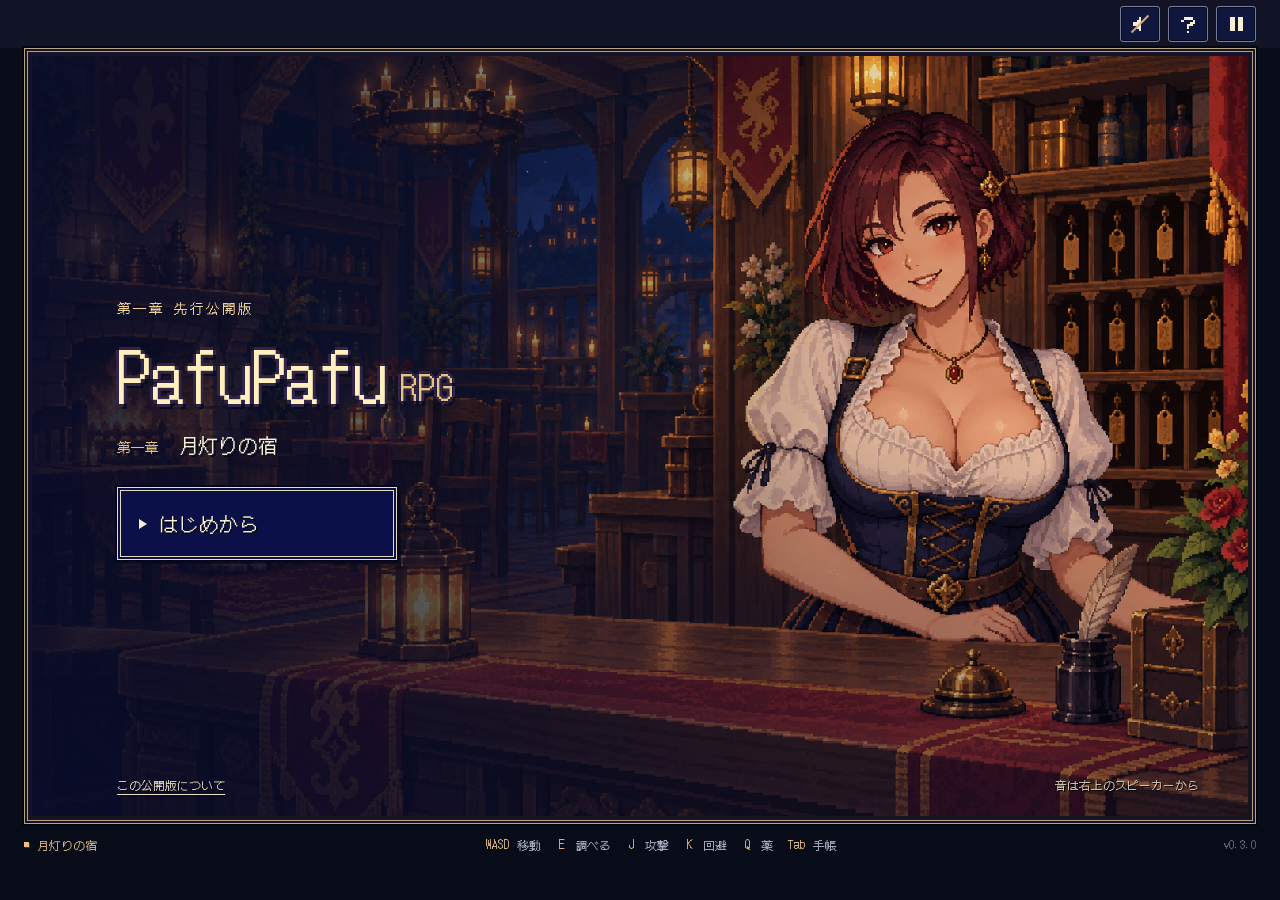
<file: games/pafupafu-rpg/index.html>
<!doctype html>
<html lang="ja">
<head>
  <meta charset="utf-8">
  <meta name="viewport" content="width=device-width, initial-scale=1, viewport-fit=cover">
  <meta name="theme-color" content="#10121f">
  <meta name="description" content="PafuPafu RPG 第1章先行公開版。宿で消えた客を追い、会話・探索・謎解き・戦闘で事件を解決するブラウザRPG。第2章以降は後日公開予定。">
  <meta property="og:type" content="website">
  <meta property="og:locale" content="ja_JP">
  <meta property="og:site_name" content="PafuPafu RPG">
  <meta property="og:title" content="PafuPafu RPG｜第1章 月灯りの宿">
  <meta property="og:description" content="宿で消えた客を追い、会話・探索・謎解き・戦闘で事件を解決するブラウザRPG。第1章を公開中。第2章以降は後日公開予定。">
  <link rel="canonical" href="https://donmecha.github.io/kusoge-arcade/games/pafupafu-rpg/">
  <meta property="og:url" content="https://donmecha.github.io/kusoge-arcade/games/pafupafu-rpg/">
  <meta property="og:image" content="https://donmecha.github.io/kusoge-arcade/games/pafupafu-rpg/ogp-20260926.png">
  <meta property="og:image:type" content="image/png">
  <meta property="og:image:width" content="1734">
  <meta property="og:image:height" content="907">
  <meta property="og:image:alt" content="PafuPafu RPG 第1章 月灯りの宿の共有画像">
  <meta name="twitter:card" content="summary_large_image">
  <meta name="twitter:title" content="PafuPafu RPG｜第1章 月灯りの宿">
  <meta name="twitter:description" content="宿で消えた客を追う、会話・探索・謎解き・戦闘のブラウザRPG。第1章公開中。">
  <meta name="twitter:image" content="https://donmecha.github.io/kusoge-arcade/games/pafupafu-rpg/ogp-20260926.png">
  <meta name="twitter:image:alt" content="PafuPafu RPG 第1章 月灯りの宿の共有画像">
  <title>PafuPafu RPG — 第1章 先行公開版</title>
  <link rel="icon" type="image/svg+xml" href="data:image/svg+xml,%3Csvg xmlns='http://www.w3.org/2000/svg' viewBox='0 0 32 32'%3E%3Crect width='32' height='32' rx='6' fill='%2310121f'/%3E%3Cpath d='M22 5A12 12 0 1 0 27 22 10 10 0 0 1 22 5Z' fill='%23dfb86d'/%3E%3C/svg%3E">
  <link rel="preload" href="assets/fonts/DotGothic16-Regular.ttf" as="font" type="font/ttf" crossorigin>
  <link rel="stylesheet" href="style.css?v=0.3.0">
  <link rel="stylesheet" href="retro.css?v=0.3.0">
  <link rel="stylesheet" href="play-ui.css?v=0.3.0">
  <link rel="stylesheet" href="release.css?v=0.3.0">
</head>
<body>
<main id="app">
  <header class="masthead"><a class="brand" href="#" id="brand" aria-label="ゲームを一時停止"><span class="moon-mark" aria-hidden="true">☾</span><span>PafuPafu RPG</span></a><span class="edition">第一章 <i></i> 月灯りの宿</span><div id="hud" class="hud hidden"><div class="player-status"><div><strong>主人公</strong><div id="hearts" class="hearts" aria-label="体力"></div></div></div><div id="boss-hud" class="boss-hud hidden"><span>眠りの番人</span><div><i></i></div></div><div class="hud-actions"><button id="quick-potion" class="quick-potion" title="回復薬を使う (Q)"><span class="potion-label">薬</span><kbd>Q</kbd><span class="potion-stock">×<span id="potion-count">0</span></span></button><button id="journal" title="旅の手帳 (Tab)">手帳 <b id="journal-dot" class="hidden">!</b></button><button id="save" title="中断セーブ">保存</button></div></div><div class="header-actions"><button id="sound" class="icon-button" aria-label="音を有効にする" title="音を有効にする" aria-pressed="false"><svg class="control-icon" viewBox="0 0 16 16" aria-hidden="true"><path d="M2 6h3V4h2V2h2v12H7v-2H5v-2H2z"/><path class="sound-waves" d="M11 5h1v1h1v4h-1v1h-1zM13 2h1v2h1v8h-1v2h-1v-3h1V5h-1z"/></svg><span class="sound-off" aria-hidden="true"></span></button><button id="help" class="icon-button" aria-label="操作方法" title="操作方法"><svg class="control-icon" viewBox="0 0 16 16" aria-hidden="true"><path d="M4 2h8v2h2v4h-2v2H9v2H7V8h3V6h2V4H4v2H2V4h2zM7 14h2v2H7z"/></svg></button><button id="pause" class="icon-button" aria-label="メニューを開く" title="メニュー (Esc)"><svg class="control-icon" viewBox="0 0 16 16" aria-hidden="true"><path d="M3 2h4v12H3zM10 2h4v12h-4z"/></svg></button></div></header>
  <div class="stage-wrap">
    <div class="playfield">
    <section id="stage" class="stage" aria-label="ゲーム画面">
      <canvas id="game" width="960" height="600" tabindex="0" aria-label="探索画面。矢印キーで移動、Eで調べる、Jで攻撃、Kで回避、Qで薬。"></canvas>
      <div class="vignette"></div>
      <div id="travel-cue" class="travel-cue hidden" aria-hidden="true"></div>
      <div id="title" class="title-screen">
        <div class="title-art"></div><div class="title-shade"></div><div class="title-dust"></div>
        <div class="title-content"><p class="release-tag">第一章 先行公開版</p><h1>PafuPafu<span>RPG</span></h1><p class="chapter-title">第一章 <span>月灯りの宿</span></p><div class="title-buttons"><button id="new-game" class="primary-button" disabled><span>はじめから</span><small>Enter</small></button><button id="continue-game" class="secondary-button hidden">つづきから <span id="continue-label"></span></button></div></div>
        <div class="title-bottom"><button id="title-info" class="title-info">この公開版について</button><span id="load-status">旅の支度をしています…</span></div>
      </div>
      <div id="event-scene" class="event-scene hidden"><img src="assets/tavern-event.png" alt="暖かな宿屋のカウンターに立つ店員ミラ"><div></div></div>
      <div id="dialogue" class="dialogue hidden" role="dialog" aria-label="会話"><div id="speaker" class="speaker"></div><div id="dialogue-text" class="dialogue-text"></div><div id="choices" class="choices"></div><button id="advance" class="advance" aria-label="次の会話">つづける <span>▾</span></button></div>
      <div id="modal" class="modal-backdrop hidden" role="dialog" aria-modal="true" aria-labelledby="modal-title"><div class="modal-panel"><button id="modal-close" class="modal-close" aria-label="閉じる">×</button><p id="modal-eyebrow" class="eyebrow"></p><h2 id="modal-title"></h2><div id="modal-body"></div></div></div>
      <div id="chapter-card" class="chapter-card hidden"><p></p><h2></h2><span></span></div>
    </section>
    <div id="touch-controls" class="touch-controls hidden"><div id="joystick" class="joystick" aria-label="移動スティック"><span></span></div><div class="touch-actions"><button id="touch-potion" aria-label="回復薬を使う">薬</button><button id="touch-dodge" aria-label="回避">回避</button><button id="touch-attack" aria-label="攻撃">攻撃</button><button id="touch-interact" aria-label="調べる">調べる</button></div></div>
    </div>
  </div>
  <footer class="game-footer"><div id="area" class="area hidden"><span id="area-name"></span><span id="area-subtitle"></span></div><div class="context-line"><div id="objective" class="objective hidden"><span class="objective-gem">◆</span><span id="objective-text"></span></div><div id="interact-hint" class="interact-hint hidden"><kbd>E</kbd><span></span></div><div id="toast" class="toast hidden" role="status" aria-live="polite"></div></div><span class="footer-location"><i></i><span id="footer-location">月灯りの宿</span></span><div class="keyboard-guide"><span><kbd>WASD</kbd> 移動</span><span><kbd>E</kbd> 調べる</span><span><kbd>J</kbd> 攻撃</span><span><kbd>K</kbd> 回避</span><span><kbd>Q</kbd> 薬</span><span><kbd>Tab</kbd> 手帳</span></div><span class="footer-version">v0.3.0</span></footer>
</main>
<input type="file" id="import-save" accept=".json,application/json" class="hidden">
<script type="module" src="game.mjs?v=0.3.0"></script>
</body></html>
</file>
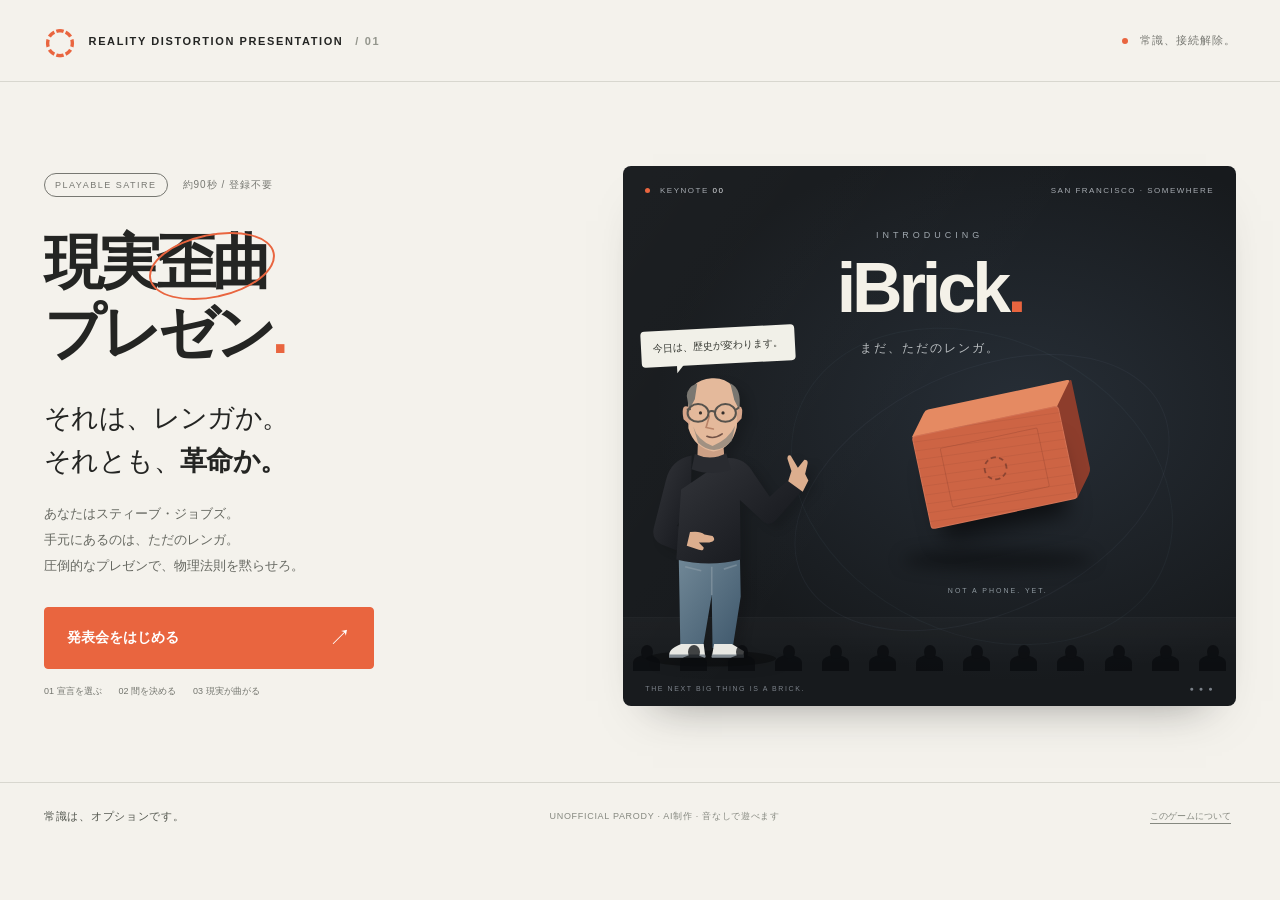
<file: games/reality-distortion-presentation/index.html>
<!doctype html>
<html lang="ja">
<head>
<meta charset="utf-8"><meta name="viewport" content="width=device-width, initial-scale=1, viewport-fit=cover">
<meta name="theme-color" content="#f4f2ec">
<meta name="description" content="レンガを渡されたスティーブ・ジョブズ。あなたのプレゼンで、物理法則を黙らせろ。約90秒の無料パロディゲーム。">
<meta property="og:title" content="現実歪曲プレゼン — レンガを、革命に。">
<meta property="og:description" content="手元にあるのは、ただのレンガ。5つの宣言で世界を変える、無料ブラウザゲーム。">
<meta property="og:type" content="website">
<meta property="og:url" content="https://donmecha.github.io/kusoge-arcade/games/reality-distortion-presentation/">
<link rel="canonical" href="https://donmecha.github.io/kusoge-arcade/games/reality-distortion-presentation/">
<meta property="og:image" content="https://donmecha.github.io/kusoge-arcade/games/reality-distortion-presentation/social-card-v2.png">
<meta name="twitter:card" content="summary_large_image">
<meta name="twitter:image" content="https://donmecha.github.io/kusoge-arcade/games/reality-distortion-presentation/social-card-v2.png">
<title>現実歪曲プレゼン | レンガを、革命に。</title>
<link rel="icon" href="data:image/svg+xml,%3Csvg xmlns='http://www.w3.org/2000/svg' viewBox='0 0 64 64'%3E%3Crect x='8' y='18' width='48' height='28' rx='5' fill='%23ee673c'/%3E%3C/svg%3E">
<link rel="stylesheet" href="style.css">
<script src="game.js" defer></script>
</head>
<body>
<header class="masthead"><a class="wordmark" href="./" aria-label="現実歪曲プレゼン トップ"><span class="mark" aria-hidden="true">◌</span> REALITY DISTORTION PRESENTATION<span class="edition"> / 01</span></a><span class="header-note"><i></i> 常識、接続解除。</span></header>
<main id="app" class="home">
<section class="intro" id="intro" aria-labelledby="title">
<div class="eyebrow"><span class="pill">PLAYABLE SATIRE</span><span>約90秒 / 登録不要</span></div>
<h1 id="title">現実<span class="title-ring">歪曲</span><br>プレゼン<span class="period">.</span></h1>
<p class="lead">それは、レンガか。<br>それとも、<strong>革命か。</strong></p>
<p class="description">あなたはスティーブ・ジョブズ。<br>手元にあるのは、ただのレンガ。<br>圧倒的なプレゼンで、物理法則を黙らせろ。</p>
<button class="primary start" id="start">発表会をはじめる <span>↗</span></button>
<div class="instructions"><span>01 宣言を選ぶ</span><span>02 間を決める</span><span>03 現実が曲がる</span></div>
</section>
<section class="theater" id="theater" aria-label="発表会のステージ">
<div class="stage-top"><span><i class="live-dot"></i> KEYNOTE <b id="stage-count">00</b></span><span id="stage-meta">SAN FRANCISCO · SOMEWHERE</span></div>
<div class="stage-head"><p id="slide-kicker">INTRODUCING</p><h2 id="slide-title">iBrick<span>.</span></h2><p id="slide-sub">まだ、ただのレンガ。</p></div>
<div class="field-ring ring-one"></div><div class="field-ring ring-two"></div>
<div id="product-zone" class="product-zone" aria-hidden="true"><div class="levitation-shadow"></div><div class="product" id="product"><div class="brick-top"></div><div class="brick-side"></div><div class="brick-front"><span class="brick-grain"></span><span class="product-glyph">◌</span><span class="brick-seam"></span></div><div class="antenna">⌁</div><div class="wings">☁</div></div><span id="product-label">NOT A PHONE. YET.</span></div>
<svg class="presenter" viewBox="0 0 230 385" role="img" aria-label="黒いタートルネックと丸眼鏡のスティーブ・ジョブズのイラスト">
<defs><linearGradient id="jeans" x2="1" y2="1"><stop stop-color="#718897"/><stop offset="1" stop-color="#3f586c"/></linearGradient><linearGradient id="sweater" x2="1" y2="1"><stop stop-color="#34363b"/><stop offset="1" stop-color="#111318"/></linearGradient></defs>
<ellipse cx="103" cy="367" rx="81" ry="10" fill="#000" opacity=".35"/>
<path d="M63 240L139 239 140 290 130 354 105 354 104 288 93 354 65 354 64 293Z" fill="url(#jeans)"/><path d="M104 253L104 288M71 253L91 258M119 256L135 251" fill="none" stroke="#9ba9b1" stroke-width="2" opacity=".45"/>
<path d="M66 349L94 349 96 365 52 365Q48 356 66 349M107 349L129 349 144 358 143 365 104 365Z" fill="#e8e8e3"/><path d="M51 364H96M104 364H144" stroke="#828b92" stroke-width="4"/>
<path d="M79 115Q53 120 47 146L32 205Q29 219 41 225L74 238 87 215 61 202 78 170Z" fill="url(#sweater)"/>
<path d="M124 118Q145 117 156 137L176 166 201 143 216 158 184 195Q174 205 164 193L139 170 140 244Q101 254 60 244L66 157Z" fill="url(#sweater)"/>
<path d="M199 147L203 134 198 119Q198 113 202 115L211 130 219 120Q224 120 223 125L220 138 224 146 217 160Z" fill="#dcae8e"/>
<path d="M77 210Q89 208 95 213L105 215Q111 221 101 223L88 223 94 229Q94 234 88 232L73 227Z" fill="#dcae8e"/>
<path d="M87 93L118 94 120 123Q103 136 86 123Z" fill="#cca085"/><path d="M83 113Q103 122 122 112L128 133Q104 141 79 132Z" fill="#292b30"/>
<path d="M75 57Q72 21 104 19 136 17 137 57L135 80Q129 106 106 110 82 105 75 81Z" fill="#e4b99b"/>
<path d="M76 55Q65 49 69 70L77 77M136 55Q144 50 141 69L135 75" fill="#d6a58a"/>
<path d="M76 58L73 41Q73 30 86 25L83 45Z M127 25Q142 32 138 58L132 46Z" fill="#7a7771"/>
<path d="M81 79Q86 96 105 103 125 95 133 78L129 97Q108 118 87 99Z" fill="#858078" opacity=".7"/>
<path d="M101 66L97 80 106 82" fill="none" stroke="#b88368" stroke-width="2" stroke-linecap="round"/>
<g fill="none" stroke="#56524c" stroke-width="2.5"><ellipse cx="87" cy="62" rx="13" ry="11"/><ellipse cx="121" cy="62" rx="13" ry="11"/><path d="M100 61Q104 58 108 61M73 58L78 57M134 58L138 55"/></g>
<g fill="#352e2a"><circle cx="90" cy="62" r="2"/><circle cx="118" cy="62" r="2"/></g><path d="M98 91Q107 95 117 88" fill="none" stroke="#735347" stroke-width="2" stroke-linecap="round"/>
</svg>
<div class="speech" id="speech">今日は、歴史が変わります。</div>
<div id="burst" class="burst" aria-hidden="true"></div>
<div class="stage-floor"></div><div id="audience" class="audience" aria-hidden="true"></div>
<div class="stage-caption"><span id="stage-caption">THE NEXT BIG THING IS A BRICK.</span><span>● ● ●</span></div>
</section>
<section class="console" id="console" hidden aria-labelledby="round-title">
<div class="round-bar"><span id="round-label">ACT 01 / 05</span><span id="round-topic">THE REVEAL</span></div>
<div class="progress" id="progress" aria-label="発表会の進行"></div>
<div class="stats"><div><span>会場の熱狂</span><strong id="hype">20<span>%</span></strong></div><div><span>現実の歪み</span><strong id="warp">0<span>%</span></strong></div></div>
<div id="choice-panel"><p class="speaker-label" id="speaker-label">舞台袖のエンジニア</p><h2 id="round-title" tabindex="-1">「すみません。それ、レンガです。」</h2><p class="prompt" id="prompt">最初のひと言で、世界を変えろ。</p><div id="choices" class="choices"></div><p class="key-hint">タップで選択 <span>キーボードなら 1 / 2 / 3</span></p></div>
<div id="timing-panel" hidden><span class="pill">MAKE THEM BELIEVE.</span><h2 id="declaration"></h2><p class="prompt">オレンジのゾーンで言い切れ。<br>完璧な「間」が、現実を曲げる。</p><div class="timing-track" id="timing-track"><div class="target"></div><div class="needle" id="needle"></div></div><button class="primary" id="deliver">言い切る。<span>↗</span></button><button class="quiet" id="assist">タイミング操作をスキップ</button></div>
<div id="reaction-panel" hidden aria-live="polite"><span class="reaction-tag" id="reaction-tag">REALITY UPDATED</span><h2 id="reaction-title"></h2><p id="reaction-copy"></p><div class="press-quote"><span>客席から</span><p id="press-quote"></p></div><button class="primary" id="next">次の質問へ <span>→</span></button></div>
</section>
<section class="result" id="result" hidden aria-labelledby="result-title"><div class="eyebrow"><span class="pill">KEYNOTE COMPLETE</span><span id="result-code"></span></div><p class="result-kicker">あなたが世界に発表したのは</p><h2 id="result-title" tabindex="-1"></h2><p id="result-tagline"></p><div class="result-specs" id="result-specs"></div><div class="verdict" id="verdict"></div><div class="result-actions"><a class="primary post-x" id="x-share" href="https://x.com/intent/post" target="_blank" rel="noopener noreferrer">Xに結果をポスト <span>↗</span></a><button class="secondary" id="copy">結果をコピー</button><button class="secondary" id="save">結果画像を保存 ↓</button></div><button class="replay" id="replay">↻ 別の革命を起こす</button><p id="share-status" role="status"></p></section>
</main>
<footer><span>常識は、オプションです。</span><span>UNOFFICIAL PARODY · AI制作 · 音なしで遊べます</span><button id="about">このゲームについて</button></footer>
<dialog id="about-dialog"><button class="dialog-close" id="close-about" aria-label="閉じる">×</button><div class="eyebrow">ABOUT THIS GAME</div><h2>現実歪曲プレゼン</h2><p>スティーブ・ジョブズのプレゼン像を誇張した、非公式のフィクション・パロディゲームです。登場する台詞や製品は創作であり、本人の実際の発言ではありません。Appleおよび関係者との提携・承認はありません。</p><p>遊び方：宣言を選び、バーがオレンジの範囲に入ったら「言い切る」。苦手な場合はタイミング操作をスキップできます。全5幕、時間制限なし。音声はありません。</p><p>登録・課金・広告・外部トラッキングはありません。最高記録だけを端末内に保存します。AIを用いて制作しています。</p></dialog>
<noscript><p class="noscript">このゲームにはJavaScriptが必要です。ブラウザのJavaScriptを有効にしてください。</p></noscript>
</body></html>
</file>
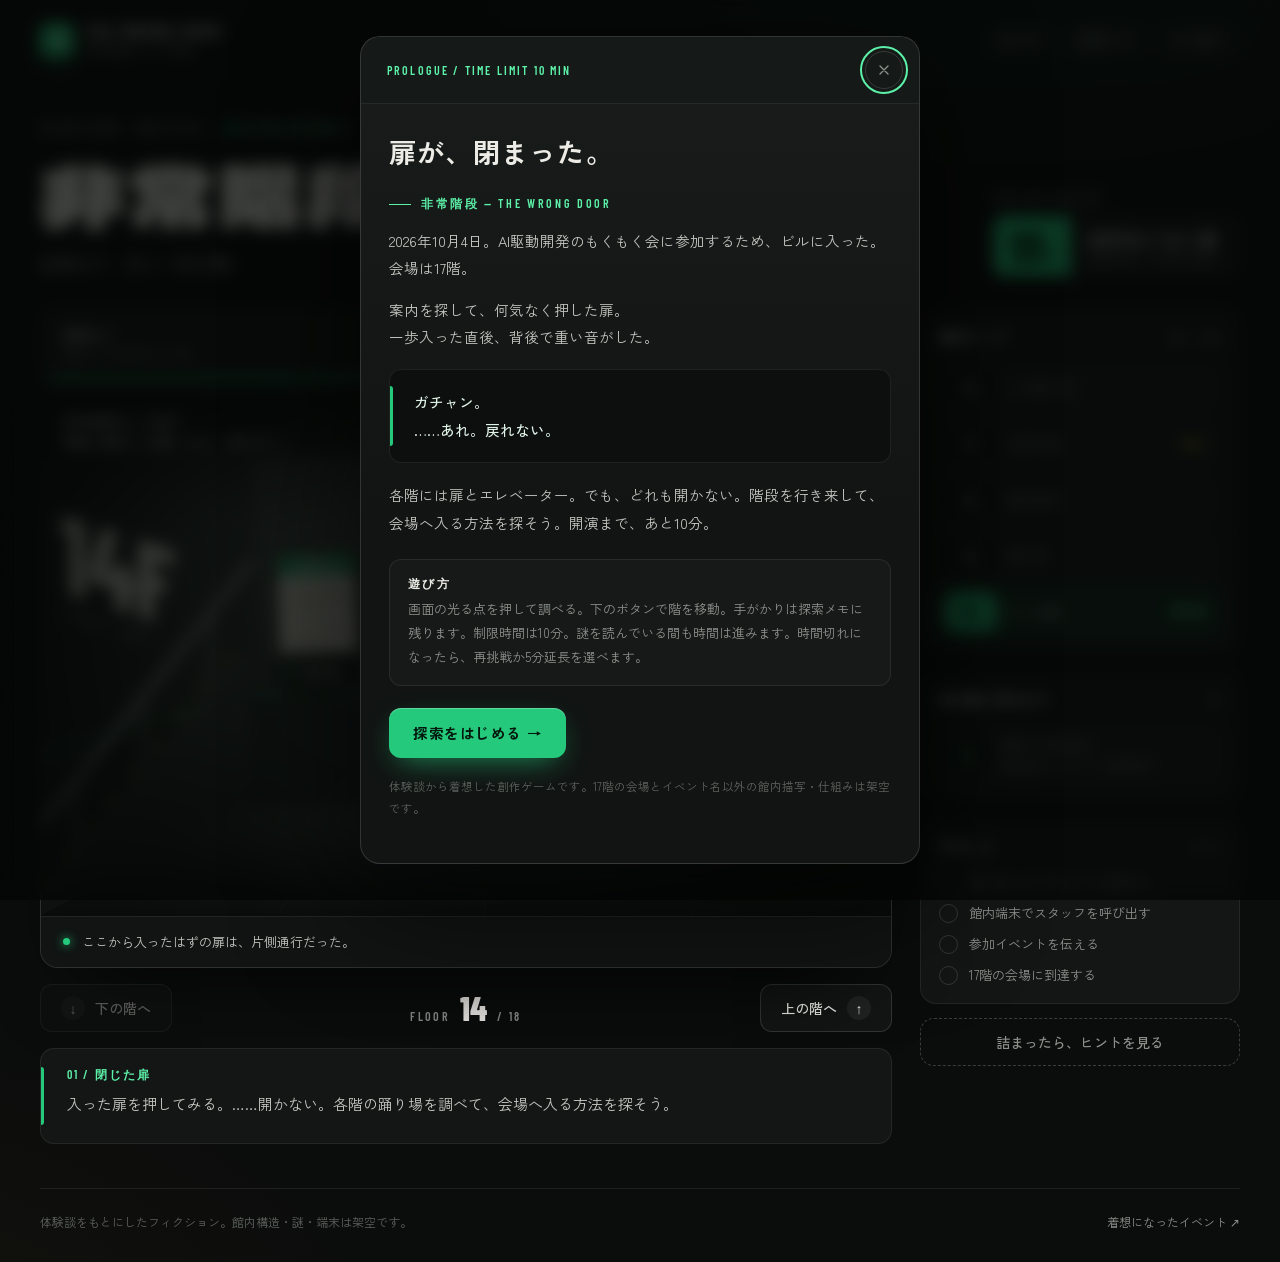
<file: games/stairwell/index.html>
<!doctype html>
<html lang="ja">
<head>
<meta charset="utf-8"><meta name="viewport" content="width=device-width,initial-scale=1,viewport-fit=cover">
<meta name="theme-color" content="#0b0c0c">
<title>非常階段 — 会場まで、あと一枚の扉。</title>
<link rel="preconnect" href="https://fonts.googleapis.com"><link rel="preconnect" href="https://fonts.gstatic.com" crossorigin>
<link href="https://fonts.googleapis.com/css2?family=Barlow+Condensed:wght@500;600;700;800&family=Dela+Gothic+One&family=Zen+Kaku+Gothic+New:wght@400;500;700&display=swap" rel="stylesheet">
<style>
:root{
  color-scheme:dark;
  --bg:#0b0c0c;--card:#131615;--card-2:#191c1b;--well:#0d0f0e;
  --line:rgba(236,234,228,.08);--line-2:rgba(236,234,228,.15);
  --text:#ecebe6;--body:#c4c7c1;--muted:#8b908b;--dim:#5c615d;
  --exit:#25c97c;--exit-hi:#5cf0a8;--exit-ink:#03170c;--exit-wash:rgba(37,201,124,.1);--exit-edge:rgba(37,201,124,.42);
  --caution:#f3c316;--red:#ff6a4d;--warm:#ffd27a;
  --display:"Dela Gothic One","Hiragino Sans","Yu Gothic",sans-serif;
  --sans:"Zen Kaku Gothic New","Hiragino Sans","Hiragino Kaku Gothic ProN","Yu Gothic",system-ui,sans-serif;
  --cond:"Barlow Condensed","Arial Narrow","Hiragino Sans",sans-serif;
  --mono:ui-monospace,SFMono-Regular,Menlo,Consolas,"Zen Kaku Gothic New","Hiragino Sans",monospace;
  --ease:cubic-bezier(.2,.8,.2,1);
}
*{box-sizing:border-box}
html{background:var(--bg)}
body{margin:0;min-height:100vh;background:radial-gradient(1100px 520px at 78% -8%,rgba(37,201,124,.075),transparent 62%),radial-gradient(900px 600px at -10% 110%,rgba(243,195,22,.035),transparent 60%),var(--bg);color:var(--text);font:400 14px/1.75 var(--sans);-webkit-font-smoothing:antialiased;padding-top:env(safe-area-inset-top,0px);padding-bottom:env(safe-area-inset-bottom,0px)}
body::before{content:"";position:fixed;inset:0;pointer-events:none;z-index:100;opacity:.05;mix-blend-mode:overlay;background-image:url("data:image/svg+xml,%3Csvg xmlns='http://www.w3.org/2000/svg' width='180' height='180'%3E%3Cfilter id='n'%3E%3CfeTurbulence type='fractalNoise' baseFrequency='.85' numOctaves='3' stitchTiles='stitch'/%3E%3C/filter%3E%3Crect width='100%25' height='100%25' filter='url(%23n)'/%3E%3C/svg%3E")}
button,input{font:inherit;color:inherit}
button{cursor:pointer;-webkit-tap-highlight-color:transparent}
button:disabled{opacity:.32;cursor:default}
button:focus-visible,a:focus-visible,input:focus-visible{outline:2px solid var(--exit-hi);outline-offset:3px}
a{color:var(--exit-hi)}
[hidden]{display:none!important}
.sr-only{position:absolute;width:1px;height:1px;padding:0;margin:-1px;overflow:hidden;clip:rect(0,0,0,0);white-space:nowrap;border:0}

/* ---------- shell ---------- */
.app{max-width:1320px;margin:0 auto;padding:0 40px}
header{display:flex;justify-content:space-between;align-items:center;gap:16px;padding:22px 0;border-bottom:1px solid var(--line)}
.brand{display:flex;align-items:center;gap:12px}
.brand-mark{width:34px;height:34px;border-radius:9px;display:grid;place-items:center;background:var(--exit);color:#fff;box-shadow:0 0 0 1px rgba(255,255,255,.12) inset,0 6px 22px -6px rgba(37,201,124,.7)}
.brand-text{font:700 15px/1.1 var(--cond);letter-spacing:.2em}
.brand-text small{display:block;font:500 10.5px var(--sans);letter-spacing:.12em;color:var(--muted);margin-top:3px}
.head-actions{display:flex;align-items:center;gap:8px}
.quiet{min-height:36px;padding:6px 15px;border-radius:999px;border:1px solid var(--line-2);background:rgba(255,255,255,.02);color:var(--muted);font-size:12.5px;font-weight:500;transition:color .2s,border-color .2s,background .2s}
.quiet:hover{color:var(--text);border-color:rgba(236,234,228,.3);background:rgba(255,255,255,.04)}
#sound[aria-pressed="true"]{color:var(--exit-hi);border-color:var(--exit-edge);background:var(--exit-wash)}

.mast{display:flex;justify-content:space-between;align-items:flex-end;gap:32px;padding:40px 0 30px}
.eyebrow{display:flex;flex-wrap:wrap;align-items:center;gap:10px 22px;font:600 12px var(--cond);letter-spacing:.2em;color:var(--muted);margin-bottom:14px}
.live{display:inline-flex;align-items:center;gap:8px;color:var(--exit-hi)}
.live::before{content:"";width:7px;height:7px;border-radius:50%;background:var(--exit);box-shadow:0 0 10px var(--exit)}
h1{font:400 clamp(48px,6.6vw,92px)/1.02 var(--display);letter-spacing:.06em;margin:0}
.subtitle{margin:14px 0 0;color:var(--body);font-size:16px;letter-spacing:.08em}
.goal{flex:none}
.overline{display:block;font:600 11px var(--cond);letter-spacing:.22em;color:var(--muted);margin-bottom:10px}
.goal-plate{display:flex;align-items:stretch;border-radius:12px;overflow:hidden;border:1px solid var(--line-2);background:var(--card)}
.goal-floor{display:flex;align-items:baseline;justify-content:center;gap:1px;min-width:78px;padding:10px 14px 6px;background:var(--exit);color:var(--exit-ink);font:800 44px/1 var(--cond)}
.goal-floor small{font-size:20px}
.goal-name{display:flex;flex-direction:column;justify-content:center;padding:10px 20px 10px 16px}
.goal-name strong{font-size:17px;font-weight:700;letter-spacing:.04em;line-height:1.35}
.goal-name small{font:600 11.5px var(--cond);letter-spacing:.16em;color:var(--muted)}

.layout{display:grid;grid-template-columns:minmax(0,1fr) 320px;gap:28px;align-items:start}

/* ---------- countdown ---------- */
.countdown{position:relative;display:flex;justify-content:space-between;align-items:center;gap:16px;margin:0 0 14px;padding:14px 22px 16px;border-radius:14px;border:1px solid var(--line);background:var(--card);overflow:hidden;transition:border-color .4s}
.countdown-label{display:flex;flex-direction:column;font-size:13px;font-weight:500;color:var(--body);line-height:1.4}
.countdown-label small{font:600 11px var(--cond);letter-spacing:.2em;color:var(--muted);margin-top:3px}
.countdown time{font:700 42px/1 var(--cond);font-variant-numeric:tabular-nums;letter-spacing:.04em;color:var(--exit-hi);text-shadow:0 0 22px rgba(92,240,168,.35)}
.cd-bar{position:absolute;left:0;right:0;bottom:0;height:3px;background:rgba(255,255,255,.04)}
.cd-bar i{display:block;height:100%;background:var(--exit);transform-origin:left;transition:transform .3s linear,background .4s}
.countdown.urgent{border-color:rgba(243,195,22,.55)}
.countdown.urgent time{color:var(--caution);text-shadow:0 0 22px rgba(243,195,22,.4)}
.countdown.urgent .countdown-label{color:var(--caution)}
.countdown.urgent .cd-bar{height:5px}
.countdown.urgent .cd-bar i{background:repeating-linear-gradient(-45deg,var(--caution) 0 8px,#1b1702 8px 16px)}
.countdown.cleared time{font-size:24px;letter-spacing:.2em}

/* ---------- scene ---------- */
.scene-shell{position:relative;border-radius:18px;overflow:hidden;border:1px solid var(--line-2);background:#0e100f;box-shadow:0 40px 80px -40px rgba(0,0,0,.9);transition:box-shadow 1.2s}
.scene{position:relative;aspect-ratio:900/550;isolation:isolate}
.architecture{display:block;width:100%;height:100%}
.scene::before{content:"";position:absolute;inset:0 0 auto;height:26%;z-index:1;pointer-events:none;background:linear-gradient(rgba(8,10,9,.78),transparent)}
.scene::after{content:"";position:absolute;inset:0;z-index:1;pointer-events:none;background:radial-gradient(ellipse 75% 70% at 52% 42%,transparent 55%,rgba(5,7,6,.6) 100%)}
.scene-top{position:absolute;left:22px;top:18px;right:22px;z-index:2;font:600 12px var(--cond);letter-spacing:.22em;color:#e8ece6}
.scene-top small{display:block;font:500 13px var(--sans);letter-spacing:.06em;color:#b9c0ba;margin-top:4px}
.tube-glow{animation:flicker 9s infinite}
.term-screen{fill:#202826;transition:fill .6s}
.term-text{fill:#3d4744}
.term-halo{opacity:0;transition:opacity .6s}
#svg-terminal.on .term-screen{fill:#2bd483;filter:url(#f-glow)}
#svg-terminal.on .term-text{fill:#03170c}
#svg-terminal.on .term-halo{opacity:1}

.spot{position:absolute;z-index:3;transform:translate(-50%,-50%);display:inline-flex;align-items:center;gap:9px;min-height:36px;padding:6px 15px 6px 10px;border-radius:999px;border:1px solid rgba(255,255,255,.16);background:rgba(9,11,10,.74);-webkit-backdrop-filter:blur(10px);backdrop-filter:blur(10px);color:#f3f2ec;font-size:12.5px;font-weight:500;letter-spacing:.04em;white-space:nowrap;box-shadow:0 10px 30px -10px rgba(0,0,0,.8);transition:background .2s,border-color .2s,transform .25s var(--ease)}
.spot::before{content:"";flex:none;width:9px;height:9px;border-radius:50%;background:var(--exit-hi);animation:ping 2.2s infinite}
.spot:hover{background:rgba(14,40,27,.86);border-color:var(--exit-edge);transform:translate(-50%,-50%) translateY(-2px)}
.detail{left:32.6%;top:53%}
.door{left:52.2%;top:66%}
.panel{left:67%;top:35.5%}
.elevator{left:84.9%;top:55%}
.scene-caption{display:flex;align-items:center;gap:12px;padding:14px 22px;border-top:1px solid var(--line);background:#111413;font-size:13px;color:var(--body)}
.dot{width:7px;height:7px;border-radius:50%;background:var(--exit);box-shadow:0 0 10px var(--exit);flex:none}

.floor-nav{display:grid;grid-template-columns:1fr auto 1fr;align-items:center;gap:12px;padding:16px 0}
.floor-nav #down{justify-self:start}.floor-nav #up{justify-self:end}
.nav-button{display:inline-flex;align-items:center;justify-content:center;gap:10px;min-height:48px;padding:10px 20px;border-radius:12px;border:1px solid var(--line-2);background:var(--card);font-weight:500;transition:border-color .2s,background .2s}
.nav-button:hover:not(:disabled){border-color:var(--exit-edge);background:#152019}
.arr{display:grid;place-items:center;width:24px;height:24px;border-radius:50%;background:rgba(255,255,255,.06);font:600 14px var(--cond)}
.floor-line{display:flex;align-items:baseline;gap:10px;font:600 12px var(--cond);letter-spacing:.2em;color:var(--muted)}
.floor-line b{font:800 34px/1 var(--cond);letter-spacing:0;color:var(--text)}

.story{position:relative;padding:18px 22px 20px 26px;border-radius:14px;background:var(--card);border:1px solid var(--line);min-height:96px}
.story::before{content:"";position:absolute;left:0;top:18px;bottom:18px;width:3px;border-radius:0 3px 3px 0;background:var(--exit)}
.story .label{display:block;font:600 12px var(--cond);letter-spacing:.18em;color:var(--exit-hi);margin-bottom:6px}
.story p{margin:0;color:var(--body);font-size:15px;line-height:1.85}

/* ---------- sidebar ---------- */
.sidebar{display:flex;flex-direction:column;gap:14px}
.card{padding:18px;border-radius:16px;background:var(--card);border:1px solid var(--line)}
.aside-title{display:flex;align-items:center;justify-content:space-between;margin-bottom:14px}
.aside-title h2{margin:0;font-size:13px;font-weight:700;letter-spacing:.08em}
.count{font:600 12px var(--cond);letter-spacing:.14em;color:var(--muted)}
.map{display:flex;flex-direction:column;gap:6px}
.floor-row{display:grid;grid-template-columns:50px 1fr auto;align-items:center;gap:12px;padding:6px 12px 6px 6px;border-radius:11px;border:1px solid transparent;background:var(--card-2);color:var(--muted);transition:background .3s,border-color .3s}
.floor-row .number{display:flex;align-items:center;justify-content:center;height:36px;border-radius:8px;background:var(--well);color:var(--dim);font:700 21px/1 var(--cond)}
.floor-row .number small{font-size:12px;margin:5px 0 0 1px}
.floor-row.seen .number{color:var(--body)}
.floor-row .where{font-size:12.5px}
.floor-row .visited{font:600 11px var(--cond);letter-spacing:.16em;color:var(--dim)}
.floor-row.goal .visited{color:var(--caution)}
.floor-row.active{background:var(--exit-wash);border-color:var(--exit-edge);color:var(--text)}
.floor-row.active .number{background:var(--exit);color:var(--exit-ink);box-shadow:0 0 18px -4px rgba(37,201,124,.8)}
.floor-row.active .visited{color:var(--exit-hi)}
.items{display:flex;flex-direction:column;gap:8px}
.item{display:flex;align-items:center;gap:12px;width:100%;text-align:left;padding:8px 12px 8px 8px;border-radius:12px;border:1px solid var(--line);background:var(--card-2);font-size:13px;font-weight:500;line-height:1.45;transition:border-color .2s,background .2s}
.item:hover{border-color:var(--exit-edge);background:#17201b}
.item-icon{flex:none;display:grid;place-items:center;width:40px;height:40px;border-radius:9px;background:var(--well);color:var(--exit-hi);font-size:19px}
.item small{display:block;margin-top:2px;font-size:11.5px;font-weight:400;color:var(--muted)}
.tasks{list-style:none;margin:0;padding:0;display:grid;gap:11px;font-size:13px;color:var(--muted)}
.tasks li{display:flex;gap:11px;align-items:flex-start;line-height:1.5}
.tasks li::before{content:"";flex:none;width:17px;height:17px;margin-top:1px;border-radius:50%;border:1.5px solid var(--line-2)}
.tasks li.done{color:var(--text)}
.tasks li.done::before{border-color:var(--exit);background:var(--exit) url("data:image/svg+xml,%3Csvg xmlns='http://www.w3.org/2000/svg' viewBox='0 0 12 12'%3E%3Cpath d='M2.6 6.3l2.2 2.2 4.6-5' fill='none' stroke='%2303170c' stroke-width='1.9' stroke-linecap='round' stroke-linejoin='round'/%3E%3C/svg%3E") center/11px no-repeat}
.help{display:flex;align-items:center;justify-content:center;gap:8px;width:100%;min-height:48px;border-radius:14px;border:1px dashed rgba(236,234,228,.22);background:transparent;color:var(--muted);font-weight:500;transition:color .2s,border-color .2s,background .2s}
.help:hover{color:var(--caution);border-color:rgba(243,195,22,.5);background:rgba(243,195,22,.04)}

footer{display:flex;justify-content:space-between;gap:14px;margin-top:44px;padding:22px 0 30px;border-top:1px solid var(--line);color:var(--dim);font-size:12px}
footer a{color:var(--muted);text-decoration:none}footer a:hover{color:var(--exit-hi)}

.win .scene-shell{box-shadow:0 0 0 1px rgba(255,210,122,.35),0 40px 120px -30px rgba(255,200,110,.38)}
.win .scene-caption{color:var(--warm)}
.win .dot{background:var(--warm);box-shadow:0 0 10px var(--warm)}
.win .live{color:var(--warm)}.win .live::before{background:var(--warm);box-shadow:0 0 10px var(--warm)}

/* ---------- dialog ---------- */
dialog{padding:0;width:min(560px,calc(100% - 32px));max-height:calc(100dvh - 40px);border:1px solid var(--line-2);border-radius:20px;background:linear-gradient(180deg,#181c1a,#111413 60%);color:var(--text);box-shadow:0 40px 120px rgba(0,0,0,.65);overflow:auto;overscroll-behavior:contain}
dialog[open]{animation:pop .32s var(--ease)}
dialog::backdrop{background:rgba(4,6,5,.74);-webkit-backdrop-filter:blur(8px);backdrop-filter:blur(8px)}
.modal-head{position:sticky;top:0;z-index:1;display:flex;align-items:center;gap:12px;padding:14px 16px 14px 26px;border-bottom:1px solid var(--line);background:rgba(22,26,24,.94);-webkit-backdrop-filter:blur(8px);backdrop-filter:blur(8px)}
.modal-head span{flex:1;min-width:0;font:600 12px var(--cond);letter-spacing:.18em;color:var(--exit-hi);overflow:hidden;text-overflow:ellipsis;white-space:nowrap}
.modal-timer{font:700 14px var(--cond);font-variant-numeric:tabular-nums;letter-spacing:.08em;color:var(--body)}
.modal-timer:not(:empty){padding:3px 11px;border-radius:999px;background:var(--well);border:1px solid var(--line)}
.close{flex:none;display:grid;place-items:center;width:38px;height:38px;border-radius:50%;border:1px solid var(--line-2);background:transparent;color:var(--muted);transition:color .2s,border-color .2s}
.close:hover:not(:disabled){color:var(--text);border-color:rgba(236,234,228,.35)}
.modal-body{padding:28px 28px 30px}
.modal-body h2{margin:0 0 16px;font:700 27px/1.45 var(--sans);letter-spacing:.04em}
.modal-body p{margin:0 0 14px;color:var(--body);font-size:14.5px;line-height:1.9}
.modal-body strong{color:var(--text)}
.evidence{position:relative;margin:18px 0;padding:18px 20px 18px 24px;border-radius:12px;background:var(--well);border:1px solid var(--line);font:500 14.5px/1.95 var(--mono);color:#dff2e7;white-space:pre-line}
.evidence::before{content:"";position:absolute;left:0;top:16px;bottom:16px;width:3px;border-radius:0 3px 3px 0;background:var(--exit)}
.primary{display:inline-flex;align-items:center;justify-content:center;gap:8px;min-height:50px;padding:12px 24px;border:0;border-radius:12px;background:var(--exit);color:var(--exit-ink);font:700 14.5px var(--sans);letter-spacing:.04em;box-shadow:inset 0 1px 0 rgba(255,255,255,.28),0 10px 30px -10px rgba(37,201,124,.7);transition:background .2s,transform .2s var(--ease)}
.primary:hover{background:var(--exit-hi);transform:translateY(-1px)}
.modal-actions{display:flex;flex-wrap:wrap;gap:10px;margin-top:24px}
.modal-actions .quiet{min-height:50px;border-radius:12px;padding:10px 18px}
.input-label{display:block;margin:20px 0 8px;font:600 12px var(--cond);letter-spacing:.18em;color:var(--muted)}
.pin{width:100%;padding:14px 18px;border-radius:14px;border:1px solid var(--exit-edge);background:#06100b;color:var(--exit-hi);font:700 44px/1 var(--cond);letter-spacing:.7em;text-indent:.7em;text-align:center;text-shadow:0 0 14px rgba(92,240,168,.55);box-shadow:inset 0 0 40px rgba(37,201,124,.08)}
.error{min-height:24px;margin:10px 0!important;font-size:13px!important;color:var(--red)!important}
.bell-display{min-height:74px;display:grid;place-items:center;padding:16px;border-radius:14px;border:1px solid var(--exit-edge);background:#06100b;color:var(--exit-hi);font:700 28px var(--mono);letter-spacing:.45em;text-indent:.45em;text-shadow:0 0 14px rgba(92,240,168,.55);box-shadow:inset 0 0 40px rgba(37,201,124,.08)}
.bells{display:grid;grid-template-columns:1fr 1fr;gap:10px;margin-top:12px}
.bells .nav-button{min-height:64px;font-size:15px}
.answer-list{display:grid;gap:10px;margin-top:20px}
.answer-list button{display:flex;align-items:center;gap:14px;padding:15px 18px;border-radius:12px;border:1px solid var(--line-2);background:var(--card);text-align:left;font-weight:500;transition:border-color .2s,background .2s}
.answer-list button::before{content:"";flex:none;width:17px;height:17px;border-radius:50%;border:1.5px solid var(--line-2);transition:all .2s}
.answer-list button:hover{border-color:var(--exit-edge);background:#152019}
.answer-list button:hover::before{border-color:var(--exit);background:var(--exit);box-shadow:inset 0 0 0 3px #152019}
.note-list{display:grid;gap:4px}
.note-list article{padding:14px 0;border-bottom:1px solid var(--line)}
.note-list article:last-child{border-bottom:0}
.note-list h3{margin:0 0 6px;font:600 12.5px var(--cond);letter-spacing:.16em;color:var(--exit-hi)}
.note-list p{margin:0!important;font-size:13.5px!important}
.hero-label{display:inline-flex;align-items:center;gap:10px;margin-bottom:14px;font:600 12px var(--cond);letter-spacing:.22em;color:var(--exit-hi)}
.hero-label::before{content:"";width:22px;height:1px;background:currentColor}
.intro-card{margin:22px 0;padding:16px 18px;border-radius:12px;background:rgba(255,255,255,.025);border:1px solid var(--line);color:var(--muted);font-size:13px;line-height:1.85}
.intro-card strong{display:block;margin-bottom:4px;font:600 12px var(--cond);letter-spacing:.2em;color:var(--text)}
.source-note{font-size:11.5px!important;color:var(--dim)!important}
.ending-number{margin:6px 0 18px;font:800 96px/1 var(--cond);color:var(--warm);text-shadow:0 0 40px rgba(255,210,122,.35)}
.time-note{font:600 13px var(--cond)!important;letter-spacing:.14em;color:var(--exit-hi)!important}
.stats{display:grid;grid-template-columns:repeat(3,1fr);gap:8px;margin-top:6px}
.stats span{padding:12px 14px;border-radius:12px;background:var(--well);border:1px solid var(--line);color:var(--muted);font-size:11.5px}
.stats b{display:block;margin-top:2px;font:700 24px/1.2 var(--cond);color:var(--text)}
.scan-light{color:var(--exit-hi)!important}

@keyframes ping{0%{box-shadow:0 0 0 0 rgba(92,240,168,.6)}80%,100%{box-shadow:0 0 0 9px rgba(92,240,168,0)}}
@keyframes flicker{0%,90%,100%{opacity:1}91%{opacity:.45}92%{opacity:1}94%{opacity:.7}95%{opacity:1}}
@keyframes pop{from{opacity:0;transform:translateY(10px) scale(.98)}}
@media(prefers-reduced-motion:reduce){.tube-glow,.spot::before,dialog[open]{animation:none}*{transition:none!important}}

/* ---------- responsive ---------- */
@media(max-width:1060px){.app{padding:0 24px}.layout{grid-template-columns:minmax(0,1fr) 270px;gap:20px}.spot{font-size:11.5px;padding:5px 12px 5px 9px;min-height:32px}.goal-floor{min-width:64px;font-size:36px}}
@media(max-width:780px){
  .app{padding:0 16px}
  header{padding:16px 0}
  .brand{min-width:0}.brand-text{font-size:13px;letter-spacing:.14em;white-space:nowrap}
  .brand-mark{width:30px;height:30px}
  .brand-text small{display:none}
  .head-actions{gap:6px;flex-wrap:wrap;justify-content:flex-end}
  .quiet{padding:4px 10px;min-height:34px;font-size:11.5px}
  .mast{display:block;padding:28px 0 22px}
  h1{font-size:56px}
  .subtitle{font-size:14px}
  .goal{margin-top:20px}
  .layout{grid-template-columns:minmax(0,1fr);gap:16px}
  .layout>*{min-width:0}
  .countdown{padding:12px 16px 14px}.countdown time{font-size:34px}
  .scene{aspect-ratio:auto;display:grid;grid-template-columns:1fr 1fr;gap:8px;padding:0 10px 10px}
  .architecture{grid-row:2;grid-column:1/-1;aspect-ratio:1.6;height:auto;margin:0 -10px;width:calc(100% + 20px)}
  .scene::before{display:none}
  .scene::after{display:none}
  .scene-top{position:static;grid-row:1;grid-column:1/-1;padding:14px 4px 4px}
  .scene-top small{font-size:12px}
  .spot{position:relative;left:auto;top:auto;transform:none;justify-content:flex-start;min-height:46px;border-radius:12px;background:var(--card-2);border-color:var(--line-2);box-shadow:none;white-space:normal;text-align:left}
  .spot:hover{transform:none}
  .door{grid-row:3;grid-column:1}.elevator{grid-row:3;grid-column:2}.detail{grid-row:4;grid-column:1}.panel{grid-row:4;grid-column:2}
  .scene-caption{padding:12px 16px;font-size:12.5px}
  .nav-button{padding:9px 12px;font-size:13px}
  .floor-line{gap:6px;font-size:10px;letter-spacing:.12em}.floor-line b{font-size:28px}
  .story{padding:16px 18px 18px 22px}.story p{font-size:14px}
  .map{flex-direction:row;gap:5px}
  .floor-row{flex:1 1 0;min-width:0;grid-template-columns:minmax(0,1fr);justify-items:center;gap:4px;padding:6px 4px 8px;text-align:center}
  .floor-row .number{width:100%;height:32px;font-size:18px}
  .floor-row .where{font-size:10px;line-height:1.3}
  .floor-row .visited{font-size:9.5px;letter-spacing:.08em}
  footer{display:block}footer span{display:block;margin-bottom:8px}
  .modal-head{padding:12px 12px 12px 20px}
  .modal-body{padding:22px 20px 24px}.modal-body h2{font-size:23px}
  .pin{font-size:36px}
  .ending-number{font-size:72px}
}
</style>
</head>
<body>
<div class="app" id="app">
<header>
  <div class="brand"><span class="brand-mark" aria-hidden="true"><svg viewBox="0 0 24 24" width="18" height="18" fill="none" stroke="currentColor" stroke-width="2.2" stroke-linecap="round" stroke-linejoin="round"><path d="M13 3.5h5.5v17H13"/><path d="M4 12h10.5"/><path d="M10.5 8l4 4-4 4"/></svg></span><span class="brand-text">THE WRONG DOOR<small>非常階段からの脱出</small></span></div>
  <div class="head-actions"><button class="quiet" id="sound" aria-pressed="false">音 OFF</button><button class="quiet" id="notes">探索メモ</button><button class="quiet" id="restart">やり直す</button></div>
</header>
<div class="mast">
  <div><div class="eyebrow"><span>ESCAPE GAME · 2026.10.04</span><span class="live" id="session-label">IN THE STAIRWELL</span></div><h1>非常階段</h1><p class="subtitle">会場まで、あと一枚の扉。</p></div>
  <div class="goal"><span class="overline">YOUR DESTINATION</span><div class="goal-plate"><span class="goal-floor">17<small>F</small></span><span class="goal-name"><strong>AIDDもくもく会</strong><small>TOKYO #7 · 13:00 START</small></span></div></div>
</div>
<main class="layout">
<section aria-label="階段の探索">
  <div class="countdown" id="countdown"><span class="countdown-label" id="countdown-label">開演まで<small>MAKE IT BEFORE 13:00</small></span><time id="remaining" role="timer" aria-label="残り時間">10:00</time><div class="cd-bar" aria-hidden="true"><i id="cd-fill"></i></div></div><span class="sr-only" id="time-warning" aria-live="assertive"></span>
  <div class="scene-shell"><div class="scene" id="scene">
<svg class="architecture" viewBox="0 0 900 550" preserveAspectRatio="xMidYMid slice" aria-hidden="true">
<defs>
  <linearGradient id="g-back" x1="0" y1="0" x2="0" y2="1"><stop offset="0" stop-color="#3a3f3c"/><stop offset=".6" stop-color="#303532"/><stop offset="1" stop-color="#262a28"/></linearGradient>
  <linearGradient id="g-left" x1="0" x2="1"><stop offset="0" stop-color="#141716"/><stop offset="1" stop-color="#2b302d"/></linearGradient>
  <linearGradient id="g-floor" x1="0" y1="0" x2="0" y2="1"><stop offset="0" stop-color="#2b312d"/><stop offset="1" stop-color="#101312"/></linearGradient>
  <linearGradient id="g-door" x1="0" x2="1"><stop offset="0" stop-color="#3a4750"/><stop offset=".55" stop-color="#4b5963"/><stop offset="1" stop-color="#344048"/></linearGradient>
  <linearGradient id="g-steel" x1="0" x2="1"><stop offset="0" stop-color="#585f61"/><stop offset=".42" stop-color="#8d9496"/><stop offset=".58" stop-color="#7a8183"/><stop offset="1" stop-color="#50575a"/></linearGradient>
  <linearGradient id="g-stair" x1="0" y1="0" x2="0" y2="1"><stop offset="0" stop-color="#323834"/><stop offset="1" stop-color="#1c201e"/></linearGradient>
  <linearGradient id="g-warm" x1="0" y1="0" x2="0" y2="1"><stop offset="0" stop-color="#fff7e2"/><stop offset="1" stop-color="#ffcf73"/></linearGradient>
  <linearGradient id="g-warm-floor" x1="0" y1="0" x2="0" y2="1"><stop offset="0" stop-color="#ffd27a" stop-opacity=".55"/><stop offset="1" stop-color="#ffd27a" stop-opacity="0"/></linearGradient>
  <radialGradient id="g-light" cx="470" cy="66" r="440" gradientUnits="userSpaceOnUse"><stop offset="0" stop-color="#eafff3" stop-opacity=".3"/><stop offset=".4" stop-color="#cfeedd" stop-opacity=".09"/><stop offset="1" stop-color="#cfeedd" stop-opacity="0"/></radialGradient>
  <radialGradient id="g-exit" cx="470" cy="106" r="130" gradientUnits="userSpaceOnUse"><stop offset="0" stop-color="#3dffa0" stop-opacity=".42"/><stop offset="1" stop-color="#3dffa0" stop-opacity="0"/></radialGradient>
  <radialGradient id="g-halo"><stop offset="0" stop-color="#3dffa0" stop-opacity=".35"/><stop offset="1" stop-color="#3dffa0" stop-opacity="0"/></radialGradient>
  <radialGradient id="g-red"><stop offset="0" stop-color="#ff4a3a" stop-opacity=".5"/><stop offset="1" stop-color="#ff4a3a" stop-opacity="0"/></radialGradient>
  <radialGradient id="g-pool"><stop offset="0" stop-color="#d9f5e6" stop-opacity=".16"/><stop offset="1" stop-color="#d9f5e6" stop-opacity="0"/></radialGradient>
  <filter id="f-glow" x="-60%" y="-60%" width="220%" height="220%"><feGaussianBlur stdDeviation="5" result="b"/><feMerge><feMergeNode in="b"/><feMergeNode in="SourceGraphic"/></feMerge></filter>
  <filter id="f-noise" x="0" y="0" width="100%" height="100%"><feTurbulence type="fractalNoise" baseFrequency=".9" numOctaves="2" stitchTiles="stitch"/><feColorMatrix values="0 0 0 0 0  0 0 0 0 0  0 0 0 0 0  0 0 0 .6 -.2"/></filter>
</defs>
<rect width="900" height="550" fill="#101211"/>
<!-- ceiling -->
<path d="M0 0H900V62H222Z" fill="#131615"/>
<rect x="384" y="60" width="172" height="6" rx="1" fill="#262b29"/>
<!-- back wall -->
<rect x="222" y="62" width="678" height="370" fill="url(#g-back)"/>
<path d="M222 192H900M342 62V318M582 62V318M822 62V318" stroke="#000" stroke-opacity=".16"/>
<g fill="#1d2120" opacity=".8"><circle cx="262" cy="104" r="2.2"/><circle cx="302" cy="104" r="2.2"/><circle cx="262" cy="150" r="2.2"/><circle cx="302" cy="150" r="2.2"/><circle cx="382" cy="104" r="2.2"/><circle cx="582" cy="104" r="2.2" opacity="0"/><circle cx="622" cy="104" r="2.2"/><circle cx="622" cy="150" r="2.2"/><circle cx="862" cy="104" r="2.2"/><circle cx="862" cy="150" r="2.2"/><circle cx="262" cy="236" r="2.2"/><circle cx="302" cy="282" r="2.2"/><circle cx="622" cy="236" r="2.2"/><circle cx="862" cy="236" r="2.2"/><circle cx="862" cy="282" r="2.2"/></g>
<rect x="222" y="318" width="678" height="114" fill="#212725"/>
<rect x="222" y="314" width="678" height="4" fill="#2fae73" opacity=".5"/>
<!-- left wall -->
<path d="M0 0L222 62V432L0 550Z" fill="url(#g-left)"/>
<path d="M0 384L222 318V432L0 550Z" fill="#181c1a"/>
<path d="M0 381L222 315" stroke="#2fae73" stroke-width="4" opacity=".4"/>
<path d="M222 62V432" stroke="#090b0a" stroke-width="2" opacity=".7"/>
<!-- painted floor number -->
<g transform="matrix(.86 .28 0 1 0 0)" font-family="'Barlow Condensed','Arial Narrow',sans-serif">
  <text id="scene-floor" x="24" y="200" font-weight="800" font-size="116" fill="#ebe8df" opacity=".85" letter-spacing="-1">14F</text>
  <text x="28" y="226" font-weight="600" font-size="14" letter-spacing="3" fill="#ebe8df" opacity=".45">STAIRS · EAST</text>
</g>
<!-- stairs up -->
<g id="svg-stairs">
  <path d="M0 518H24V488H48V458H72V428H96V398H120V368H144V338H168V308H192V278H222V432L0 550Z" fill="url(#g-stair)"/>
  <path d="M0 518H24V488H48V458H72V428H96V398H120V368H144V338H168V308H192V278H222" fill="none" stroke="#505852" stroke-width="2"/>
  <path d="M0 518h8M24 488h8M48 458h8M72 428h8M96 398h8M120 368h8M144 338h8M168 308h8M192 278h8" stroke="#e0b400" stroke-width="3" opacity=".75"/>
  <path d="M36 409V488M108 319V398M180 229V308" stroke="#6f7672" stroke-width="3"/>
  <path d="M0 457L222 180" stroke="#000" stroke-width="6" opacity=".35"/>
  <path d="M0 454L222 177" stroke="#a2a8a3" stroke-width="5" stroke-linecap="round"/>
</g>
<!-- floor -->
<path d="M0 550L222 432H900V550Z" fill="url(#g-floor)"/>
<rect x="222" y="424" width="678" height="8" fill="#181c1a"/>
<path d="M330 432L250 550M470 432V550M610 432L690 550M760 432L920 550" stroke="#fff" stroke-opacity=".035"/>
<ellipse cx="470" cy="470" rx="340" ry="70" fill="url(#g-pool)"/>
<!-- notice -->
<g transform="rotate(-2 293 220)">
  <rect x="256" y="173" width="82" height="104" fill="#000" opacity=".35"/>
  <rect x="252" y="168" width="82" height="104" fill="#e7e2d4"/>
  <rect x="252" y="168" width="82" height="22" fill="#2a9e68"/>
  <text x="293" y="183" text-anchor="middle" font-family="'Barlow Condensed',sans-serif" font-weight="700" font-size="10" letter-spacing="2" fill="#fff">NOTICE</text>
  <path d="M262 204h56M262 216h62M262 228h44M262 246h58M262 258h36" stroke="#99937f" stroke-width="3"/>
  <circle cx="293" cy="171" r="3" fill="#d24a3a"/>
</g>
<!-- door -->
<path d="M386 432H554L580 448H360Z" fill="#000" opacity=".28"/>
<rect x="392" y="140" width="156" height="292" fill="#1b2124"/>
<rect x="401" y="149" width="138" height="283" fill="url(#g-door)"/>
<path d="M402 150V431" stroke="#fff" stroke-opacity=".08" stroke-width="2"/>
<rect x="470" y="150" width="56" height="10" rx="1" fill="#283034"/>
<rect x="446" y="178" width="48" height="66" fill="#1a2829" stroke="#262f31" stroke-width="2"/>
<path d="M446 194h48M446 210h48M446 226h48M458 178v66M470 178v66M482 178v66" stroke="#7d9a96" stroke-opacity=".3"/>
<path d="M448 180h16l-16 30Z" fill="#fff" opacity=".06"/>
<rect x="432" y="256" width="76" height="20" rx="2" fill="#101414" stroke="#39434a"/>
<text id="svg-door-label" x="470" y="270" text-anchor="middle" font-family="ui-monospace,Menlo,monospace" font-size="10.5" letter-spacing="2" fill="#d5dcd5">LOBBY</text>
<rect x="408" y="295" width="9" height="16" rx="1" fill="#6e7679"/><rect x="523" y="295" width="9" height="16" rx="1" fill="#6e7679"/>
<rect x="412" y="298" width="116" height="10" rx="5" fill="#b3babc"/>
<path d="M416 300h108" stroke="#fff" stroke-opacity=".4"/>
<!-- open door (win) -->
<g id="open-door" hidden>
  <rect x="401" y="149" width="138" height="283" fill="url(#g-warm)"/>
  <path d="M401 432H539L652 550H288Z" fill="url(#g-warm-floor)"/>
  <path d="M539 149L520 162V420L539 432Z" fill="#2c363d"/>
  <text x="470" y="210" text-anchor="middle" font-family="'Barlow Condensed',sans-serif" font-weight="800" font-size="22" letter-spacing="5" fill="#7a4d12">WELCOME</text>
  <text x="470" y="230" text-anchor="middle" font-family="'Barlow Condensed',sans-serif" font-weight="600" font-size="12" letter-spacing="3" fill="#9a6a28">AIDD #7</text>
  <g fill="#8a5a1e" opacity=".5"><circle cx="430" cy="318" r="9"/><circle cx="470" cy="312" r="9"/><circle cx="508" cy="320" r="9"/><path d="M414 350c0-14 7-21 16-21s16 7 16 21ZM454 344c0-14 7-21 16-21s16 7 16 21ZM492 352c0-14 7-21 16-21s16 7 16 21Z"/></g>
  <rect x="408" y="352" width="124" height="5" fill="#8a5a1e" opacity=".5"/>
  <g fill="#fff"><rect x="420" y="342" width="18" height="10" opacity=".9"/><rect x="460" y="336" width="18" height="10" opacity=".9"/><rect x="498" y="344" width="18" height="10" opacity=".9"/></g>
</g>
<!-- exit sign + ceiling light -->
<ellipse cx="470" cy="106" rx="150" ry="64" fill="url(#g-exit)"/>
<rect x="416" y="88" width="108" height="36" rx="3" fill="#18b86a" filter="url(#f-glow)"/>
<rect x="416" y="88" width="108" height="36" rx="3" fill="none" stroke="#7dffc0" stroke-opacity=".5"/>
<g transform="translate(423 91) scale(1.15)" fill="none" stroke="#fff" stroke-width="2.6" stroke-linecap="round" stroke-linejoin="round"><circle cx="14" cy="3" r="2" fill="#fff" stroke="none"/><path d="M12 7L9 14M12 8l4 2 3-1M11.5 8L7 9.5M9 14l4 3v5M9 14l-2 4-4 1"/></g>
<text x="455" y="113" font-family="'Barlow Condensed',sans-serif" font-weight="800" font-size="19" letter-spacing="1.5" fill="#fff">EXIT</text>
<path d="M499 106h14M508 101l5 5-5 5" fill="none" stroke="#fff" stroke-width="2.4" stroke-linecap="round" stroke-linejoin="round"/>
<g class="tube-glow"><rect width="900" height="550" fill="url(#g-light)"/><rect x="390" y="64" width="160" height="6" rx="3" fill="#f4fff8" filter="url(#f-glow)"/></g>
<!-- terminal -->
<g id="svg-terminal">
  <ellipse class="term-halo" cx="603" cy="240" rx="70" ry="52" fill="url(#g-halo)"/>
  <rect x="574" y="214" width="58" height="92" rx="5" fill="#181d1c" stroke="#3a4342"/>
  <rect class="term-screen" x="582" y="224" width="42" height="28" rx="2"/>
  <text class="term-text" x="603" y="242" text-anchor="middle" font-family="ui-monospace,Menlo,monospace" font-size="8" font-weight="700" letter-spacing="1">GUIDE</text>
  <g fill="#47514e"><circle cx="589" cy="266" r="2.6"/><circle cx="603" cy="266" r="2.6"/><circle cx="617" cy="266" r="2.6"/><circle cx="589" cy="278" r="2.6"/><circle cx="603" cy="278" r="2.6"/><circle cx="617" cy="278" r="2.6"/><circle cx="589" cy="290" r="2.6"/><circle cx="603" cy="290" r="2.6"/><circle cx="617" cy="290" r="2.6"/></g>
</g>
<!-- hydrant cabinet -->
<ellipse cx="603" cy="326" rx="26" ry="16" fill="url(#g-red)"/>
<circle cx="603" cy="326" r="4.5" fill="#ff5141" filter="url(#f-glow)"/>
<rect x="580" y="340" width="46" height="74" rx="2" fill="#7a2820" stroke="#4d1813"/>
<rect x="586" y="346" width="34" height="62" fill="none" stroke="#9b3a30"/>
<text x="603" y="381" text-anchor="middle" font-family="'Zen Kaku Gothic New',sans-serif" font-weight="700" font-size="9.5" fill="#f3d9d4">消火栓</text>
<!-- elevator -->
<rect x="664" y="150" width="200" height="282" fill="#1a1e1f"/>
<rect x="664" y="150" width="200" height="282" fill="none" stroke="#5a6264" stroke-width="2"/>
<rect x="676" y="164" width="87" height="268" fill="url(#g-steel)"/>
<rect x="765" y="164" width="87" height="268" fill="url(#g-steel)"/>
<path d="M764 164V432" stroke="#202425" stroke-width="2"/>
<path d="M690 164L676 220V164ZM790 164H808L770 330V250Z" fill="#fff" opacity=".06"/>
<rect x="728" y="124" width="72" height="20" rx="2" fill="#0b0d0c" stroke="#2c3331"/>
<text x="764" y="139" text-anchor="middle" font-family="ui-monospace,Menlo,monospace" font-size="12" fill="#ff8a3d" opacity=".9">− −</text>
<rect x="872" y="272" width="16" height="46" rx="2" fill="#6c7375"/>
<circle cx="880" cy="285" r="4" fill="#272c2d" stroke="#a3aaac"/><circle cx="880" cy="305" r="4" fill="#272c2d" stroke="#a3aaac"/>
<!-- grain -->
<rect width="900" height="550" filter="url(#f-noise)" opacity=".35"/>
</svg>
    <div class="scene-top"><span id="scene-title">STAIRWELL / EAST</span><small id="scene-mood">空調の音だけが、響いている。</small></div>
    <button class="spot door" id="door">扉を調べる</button><button class="spot elevator" id="elevator">エレベーター</button><button class="spot detail" id="detail">掲示物</button><button class="spot panel" id="panel">館内端末</button>
  </div><div class="scene-caption"><span class="dot"></span><span id="caption">扉は閉まった。目指す会場は、17階。</span></div></div>
  <nav class="floor-nav" aria-label="階の移動"><button class="nav-button" id="down"><span class="arr" aria-hidden="true">↓</span>下の階へ</button><span class="floor-line">FLOOR<b id="current-floor">14</b>/ 18</span><button class="nav-button" id="up">上の階へ<span class="arr" aria-hidden="true">↑</span></button></nav>
  <div class="story" aria-live="polite" aria-atomic="true"><span class="label" id="story-label">01 / 閉じた扉</span><p id="story">入った扉を押してみる。……開かない。各階の踊り場を調べて、会場へ入る方法を探そう。</p></div>
</section>
<aside class="sidebar" aria-label="現在地と持ち物">
  <section class="card"><div class="aside-title"><h2>館内マップ</h2><span class="count">14F — 18F</span></div><div class="map" id="map"></div></section>
  <section class="card"><div class="aside-title"><h2>持ち物と手がかり</h2><span class="count" id="item-count">01</span></div><div class="items" id="items"></div></section>
  <section class="card"><div class="aside-title"><h2>やること</h2><span class="count" id="task-count">0 / 4</span></div><ol class="tasks" id="tasks"></ol></section>
  <button class="help" id="hint">詰まったら、ヒントを見る</button>
</aside>
</main>
<footer><span>体験談をもとにしたフィクション。館内構造・謎・端末は架空です。</span><a href="https://aid.connpass.com/event/403530/" target="_blank" rel="noopener noreferrer">着想になったイベント ↗</a></footer>
</div>
<dialog id="modal" aria-labelledby="modal-title"><div class="modal-head"><span id="modal-tag">OBSERVATION</span><div class="modal-timer" id="modal-timer" aria-label="残り時間"></div><button class="close" id="close" aria-label="閉じる"><svg viewBox="0 0 24 24" width="16" height="16" fill="none" stroke="currentColor" stroke-width="2" stroke-linecap="round"><path d="M6 6l12 12M18 6L6 18"/></svg></button></div><div class="modal-body" id="modal-body"></div></dialog>
<script>
(()=>{'use strict';
const $=id=>document.getElementById(id), key='wrong-door-save-v1';
const phoneIcon='<svg viewBox="0 0 24 24" width="18" height="18" fill="none" stroke="currentColor" stroke-width="1.8" stroke-linecap="round"><rect x="6.5" y="2.5" width="11" height="19" rx="2.5"/><path d="M10.5 18.3h3"/></svg>';
const fresh=()=>({version:1,started:false,floor:14,visited:[14],clues:[],pin:false,called:false,authorized:false,won:false,moves:0,hints:0,elapsed:0,deadline:0,expired:false,extensions:0});
let s=fresh(),sound=false,audio=null,bells=[],lastTime=Date.now(),warned=false;
try{const saved=JSON.parse(localStorage.getItem(key));if(saved&&saved.version===1&&[14,15,16,17,18].includes(saved.floor)&&Array.isArray(saved.clues)&&Array.isArray(saved.visited)){s={...fresh(),...saved,clues:saved.clues.filter(x=>['moon','sun','star'].includes(x)),visited:saved.visited.filter(x=>[14,15,16,17,18].includes(x))}}}catch{}
if(s.started&&!s.deadline&&!s.won){s.deadline=Date.now()+600000;s.expired=false;}
const floors={14:{label:'入った階',mood:'背後で閉まった扉。もう、戻れない。',caption:'ここから入ったはずの扉は、片側通行だった。'},15:{label:'踊り場',mood:'壁に、イベントの小さな案内がある。',caption:'かすかな足音。けれど、扉の向こうは静かだ。'},16:{label:'館内端末',mood:'館内端末の緑色の表示が、点灯している。',caption:'ここだけ端末に電源が入っている。'},17:{label:'会場の階',mood:'扉の向こうから、キーボードの音がする。',caption:'会場は、この向こう。あと一枚の扉。'},18:{label:'上の踊り場',mood:'階段はここで行き止まり。壁に説明書がある。',caption:'上へ行くだけでは、会場には着かない。'}};
const clues={moon:{title:'14F / 月のプレート',icon:'☾',summary:'月のそばに、ひとつの数字。',body:'壁のプレートに、月のマークと数字が刻まれている。',evidence:'☾ 月 ＝ 4'},sun:{title:'15F / イベント案内',icon:'☼',summary:'会場と、太陽のマーク。',body:'イベント案内の裏に、太陽のマークを見つけた。案内は探索メモに写しておこう。',evidence:'AIDDもくもく会（東京） #7\n2026.10.04 / 開始 13:00\n会場：17F\n──────────────\n☼ 太陽 ＝ 0'},star:{title:'18F / 端末の説明書',icon:'☆',summary:'星の数字と、呼び出し手順。',body:'これは架空の来館者向け案内端末の説明書だ。すべての手順が、ここにある。',evidence:'☆ 星 ＝ 3\n\n端末の数字は、月 → 太陽 → 星。\n呼出音は、短い音 → 短い音 → 長い音。\n入場案内には、参加イベントの情報を。'}};
function tick(){const now=Date.now();if(s.started&&!s.won&&!s.expired)s.elapsed+=Math.max(0,Math.min(now,s.deadline||now)-lastTime);lastTime=now}
function save(){tick();try{localStorage.setItem(key,JSON.stringify(s))}catch{}}
function tone(long=false){if(!sound)return;try{audio=audio||new(window.AudioContext||window.webkitAudioContext)();audio.resume();const o=audio.createOscillator(),g=audio.createGain();o.type='sine';o.frequency.value=long?430:620;g.gain.setValueAtTime(.035,audio.currentTime);g.gain.exponentialRampToValueAtTime(.001,audio.currentTime+(long?.65:.16));o.connect(g);g.connect(audio.destination);o.start();o.stop(audio.currentTime+(long?.68:.18))}catch{}}
function log(text,label='探索記録'){ $('story').textContent=text;$('story-label').textContent=label;}
function show(tag,title,html){$('modal-tag').textContent=tag;$('modal-body').innerHTML='<h2 id="modal-title">'+title+'</h2>'+html;if(!$('modal').open)$('modal').showModal();}
function close(){if(s.expired)return;$('modal').close();}
function intro(){show('PROLOGUE / TIME LIMIT 10 MIN','扉が、閉まった。','<div class="hero-label">非常階段 — THE WRONG DOOR</div><p>2026年10月4日。AI駆動開発のもくもく会に参加するため、ビルに入った。会場は17階。</p><p>案内を探して、何気なく押した扉。<br>一歩入った直後、背後で重い音がした。</p><div class="evidence">ガチャン。<br>……あれ。戻れない。</div><p>各階には扉とエレベーター。でも、どれも開かない。階段を行き来して、会場へ入る方法を探そう。開演まで、あと10分。</p><div class="intro-card"><strong>遊び方</strong>画面の光る点を押して調べる。下のボタンで階を移動。手がかりは探索メモに残ります。制限時間は10分。謎を読んでいる間も時間は進みます。時間切れになったら、再挑戦か5分延長を選べます。</div><button class="primary" id="begin">探索をはじめる →</button><p class="source-note" style="margin-top:18px">体験談から着想した創作ゲームです。17階の会場とイベント名以外の館内描写・仕組みは架空です。</p>');$('begin').onclick=()=>{s.started=true;lastTime=Date.now();s.deadline=lastTime+600000;save();close();render();updateClock()}}
function render(){const f=floors[s.floor];$('close').disabled=s.expired;$('app').classList.toggle('win',s.won);$('scene').dataset.floor=s.floor;$('current-floor').textContent=s.floor;$('scene-floor').textContent=s.floor+'F';$('svg-terminal').classList.toggle('on',s.floor===16);$('svg-stairs').style.display=s.floor===18?'none':'';$('scene-mood').textContent=s.won?'扉の向こうに、いつもの日常がある。':f.mood;$('caption').textContent=s.won?'会場に到着。ようやく、もくもくできる。':s.floor===17&&s.authorized?'認証が済んだ。スマートフォンで入場しよう。':f.caption;$('session-label').textContent=s.won?'ARRIVED AT THE VENUE':'IN THE STAIRWELL';$('svg-door-label').textContent=s.floor===17?'AIDD #7':'LOBBY';$('open-door').removeAttribute('hidden');$('open-door').style.display=s.won?'block':'none';$('down').disabled=s.floor===14||s.won||s.expired;$('up').disabled=s.floor===18||s.won||s.expired;$('panel').hidden=s.floor!==16;$('detail').textContent=s.floor===17?'会場の案内':s.floor===16?'端末の貼り紙':s.floor===18?'説明書を読む':'掲示物';$('door').textContent=s.won?'会場に入った':s.floor===17&&s.authorized?'入場する':'扉を調べる';$('map').innerHTML=[18,17,16,15,14].map(n=>{const here=n===s.floor,seen=s.visited.includes(n);return '<div class="floor-row'+(here?' active':'')+(n===17?' goal':'')+(seen?' seen':'')+'"'+(here?' aria-current="location"':'')+'><span class="number">'+n+'<small>F</small></span><span class="where">'+floors[n].label+'</span><span class="visited">'+(here?'現在地':n===17?'GOAL':seen?'探索済':'')+'</span></div>'}).join('');$('items').innerHTML='<button class="item" data-item="phone"><span class="item-icon">'+phoneIcon+'</span><span>スマートフォン<small>参加証をオフライン保存済み</small></span></button>'+s.clues.map(c=>'<button class="item" data-item="'+c+'"><span class="item-icon">'+clues[c].icon+'</span><span>'+clues[c].title+'<small>'+clues[c].summary+'</small></span></button>').join('');$('item-count').textContent=String(s.clues.length+1).padStart(2,'0');const tasks=[['階に散らばる手がかりを集める',s.clues.length===3],['館内端末でスタッフを呼び出す',s.called],['参加イベントを伝える',s.authorized],['17階の会場に到達する',s.won]];$('tasks').innerHTML=tasks.map(([t,done])=>'<li class="'+(done?'done':'')+'">'+t+'</li>').join('');$('task-count').textContent=tasks.filter(t=>t[1]).length+' / '+tasks.length;$('items').querySelectorAll('button').forEach(b=>b.onclick=()=>b.dataset.item==='phone'?phone():inspect(b.dataset.item));}
function move(d){if(s.won||!canPlay())return;const floor=s.floor+d;if(!floors[floor])return;s.floor=floor;s.moves++;if(!s.visited.includes(floor))s.visited.push(floor);tone();save();render();log(floors[floor].mood,'FLOOR '+floor+' / 踊り場');}
function inspect(c){if(!canPlay())return;if(!s.clues.includes(c)){s.clues.push(c);save();render();log(clues[c].title+'を探索メモに記録した。')}const clue=clues[c];show('CLUE / '+clue.title,clue.title.split(' / ')[1],'<p>'+clue.body+'</p><div class="evidence">'+clue.evidence+'</div><button class="primary" id="keep">メモに残して戻る</button>');$('keep').onclick=close;}
function detail(){if(!canPlay())return;if(s.floor===14)inspect('moon');if(s.floor===15)inspect('sun');if(s.floor===18)inspect('star');if(s.floor===16){show('OBSERVATION / 16F','光っている端末。','<p>液晶に「来館者案内」とある。電源は入っているが、数字の入力が必要らしい。</p><div class="evidence">月 → 太陽 → 星<br>各マークの数字を、左から入力。</div><p>この端末は扉を直接開けるものではない。館内スタッフに、入場案内をお願いできる。</p><button class="primary" id="use-terminal">端末を操作する</button>');$('use-terminal').onclick=terminal;}if(s.floor===17)show('OBSERVATION / 17F','会場は、すぐそこ。','<div class="evidence">AIDDもくもく会（東京） #7<br>13:00 開始 / 会場 17F</div><p>人の話し声が聞こえる。扉の横に参加証リーダーがある。表示は「'+(s.authorized?'案内済み：参加証をかざしてください':'入場案内待ち')+'」。</p><p>階段からの来場者は、館内端末でスタッフの案内を受ける必要があるようだ。</p>');}
function door(){if(!canPlay())return;if(s.won){ending();return}if(s.floor===17&&s.authorized){show('FINAL STEP / 17F','会場まで、あと一枚。','<p>参加証リーダーが緑色に光っている。スタッフからの案内は届いた。</p><div class="evidence">入場案内：確認済み<br>参加証：スマートフォンに保存済み</div><button class="primary" id="scan">スマートフォンの参加証をかざす →</button>');$('scan').onclick=()=>{if(!canPlay())return;tick();s.won=true;save();tone(true);render();log('重い扉が、今度は軽く開く。「こんにちは。もくもく会はこちらです！」','CLEAR / 会場に到着');ending()};return}show('OBSERVATION / '+s.floor+'F','扉は、開かない。','<p>'+ (s.floor===14?'入ってきた扉には、こちら側のハンドルがない。どうやら片側からしか通れない扉だった。':s.floor===17?'ノブを回しても、扉は動かない。向こうには会場があるのに。参加証リーダーには「入場案内待ち」と出ている。':'扉を押しても、引いても、びくともしない。階段側からの入場には案内が必要らしい。')+'</p><p>扉を調べただけでは先に進めない。踊り場の掲示物や、ほかの階を調べよう。</p>');log(s.floor+'階の扉は施錠されている。');}
function elevator(){if(!canPlay())return;show('OBSERVATION / '+s.floor+'F','エレベーターも、沈黙。','<p>呼び出しボタンを押す。表示は「− −」のまま。</p><div class="evidence">階段側ロビー：利用停止中<br>来館者案内は、16Fの館内端末へ。</div><p>この側からエレベーターには乗れない。階段なら、上下に移動できる。</p>');log('エレベーターは反応しない。16階の端末を使う必要がありそうだ。');}
function terminal(){if(!canPlay())return;if(s.authorized){show('TERMINAL / 16F','入場案内を送信しました。','<div class="evidence">AIDD #7 / 13:00<br>案内先：17F</div><p>スタッフ「17階の扉で、保存済みの参加証をかざしてください。お待ちしています！」</p>');return}if(s.called){identity();return}if(s.pin){call();return}show('PUZZLE 01 / TERMINAL','3つのマーク、3つの数字。','<p>端末に小さなマークが並んでいる。各階の掲示物に、対応する数字があるはずだ。</p><div class="evidence">月 → 太陽 → 星</div><form id="pin-form"><label class="input-label" for="pin">3桁の数字を入力</label><input class="pin" id="pin" inputmode="numeric" autocomplete="off" maxlength="3" pattern="[0-9０-９]{3}" aria-describedby="pin-error" required><p class="error" role="alert" id="pin-error"></p><button class="primary" type="submit">案内モードを開く →</button></form>');$('pin-form').onsubmit=e=>{e.preventDefault();if(!canPlay())return;const code=$('pin').value.replace(/[０-９]/g,c=>String.fromCharCode(c.charCodeAt(0)-0xfee0));if(code==='403'){s.pin=true;save();tone();log('館内端末が起動した。次はスタッフを呼び出そう。');call()}else{$('pin-error').textContent='数字が違うようだ。月・太陽・星の順に、メモを見直そう。';tone(true)}};}
function call(){bells=[];show('PUZZLE 02 / CALL','呼び出しのリズム。','<p>短い音と長い音を組み合わせて、スタッフを呼び出せる。上の階にあった説明書が役に立ちそうだ。</p><div class="bell-display" id="bell-display" aria-live="polite">＿ ＿ ＿</div><div class="bells"><button class="nav-button" id="short">短い音 ●</button><button class="nav-button" id="long">長い音 ━</button></div><p class="error" id="bell-error" role="alert"></p><div class="modal-actions"><button class="primary" id="send-call">このリズムで呼び出す</button><button class="quiet" id="clear-call">入力を消す</button></div>');const add=x=>{if(!canPlay())return;if(bells.length>=3){$('bell-error').textContent='3つの音が入力済み。変更する場合は「入力を消す」を押そう。';return}bells.push(x);tone(x==='L');$('bell-display').textContent=bells.map(n=>n==='S'?'●':'━').concat(Array(3-bells.length).fill('＿')).join(' ');$('bell-error').textContent=''};$('short').onclick=()=>add('S');$('long').onclick=()=>add('L');$('clear-call').onclick=call;$('send-call').onclick=()=>{if(!canPlay())return;if(bells.join('')==='SSL'){s.called=true;save();render();log('呼出音のあと、スタッフの声が聞こえた。');identity()}else{$('bell-error').textContent='応答がない。18階の説明書で、3つの音の順番を確認しよう。'}};}
function identity(){show('PUZZLE 03 / STAFF','「どちらのイベントですか？」','<p>端末から、やっと人の声がした。</p><div class="evidence">スタッフ「階段側にいらっしゃるんですね。<br>参加イベントの回数と開始時刻を教えてください」</div><p>壁の案内にあった情報を伝えよう。</p><div class="answer-list"><button data-answer="wrong">AIDDもくもく会 #6 / 13:00</button><button data-answer="right">AIDDもくもく会 #7 / 13:00</button><button data-answer="wrong">AIDDもくもく会 #7 / 17:00</button></div><p class="error" id="identity-error" role="alert"></p>');$('modal-body').querySelectorAll('[data-answer]').forEach(b=>b.onclick=()=>{if(!canPlay())return;if(b.dataset.answer==='right'){s.authorized=true;save();render();tone();log('17階への入場案内が届いた。会場の扉でスマートフォンの参加証を使おう。','03 / もうすぐ会場');show('ACCESS GRANTED','「17階で、お待ちしています」','<p>スタッフ「確認できました。17階の入場案内を有効にします。スマートフォンに保存された参加証を、扉の横にかざしてください」</p><div class="evidence">17F / 入場案内済み ✓</div><button class="primary" id="return-stairs">階段に戻る →</button>');$('return-stairs').onclick=close}else{$('identity-error').textContent='スタッフ「そのイベントは確認できませんでした。掲示の案内をご確認ください」'}});}
function phone(){if(!canPlay())return;show('INVENTORY / PHONE','スマートフォン。','<p>階段では電波が届かない。連絡アプリは送信待ちのままだ。</p><div class="evidence">保存済みの参加証<br>AIDDもくもく会（東京） #7<br>2026.10.04 / 13:00 / 17F</div><p>参加証はオフラインでも表示できる。入場案内が済んだら、会場の扉で使えそうだ。</p>');}
function notebook(){if(!canPlay())return;show('EXPLORATION NOTES','探索メモ。','<div class="note-list"><article><h3>目的地</h3><p>AIDDもくもく会（東京） #7 / 13:00 / 17F</p></article>'+s.clues.map(c=>'<article><h3>'+clues[c].title+'</h3><p style="white-space:pre-line">'+clues[c].evidence+'</p></article>').join('')+(s.clues.length===0?'<p>まだ掲示物を調べていない。14・15・18階を探索してみよう。</p>':'')+'<article><h3>現在の状況</h3><p>'+ (s.won?'会場に到着！':s.authorized?'入場案内済み。17階の扉で参加証を使おう。':s.called?'スタッフが応答した。イベント情報を伝えよう。':s.pin?'16階の端末が起動した。呼び出しのリズムを入力しよう。':'各階の扉は施錠中。16階に案内端末がある。')+'</p></article></div>');}
function hint(){if(!canPlay())return;const hints=s.won?['もう会場に到着しています。今日のネタを、もくもく会で披露しよう。']:!s.pin?['14・15・18階の掲示物を調べよう。16階の端末には、3つの数字が必要。','端末の順番は「月 → 太陽 → 星」。数字はそれぞれ別の階にある。','月は4、太陽は0、星は3。16階の端末に「403」を入力しよう。']:!s.called?['18階の説明書に、呼び出し手順が書いてある。','短い音を2回。そのあとに、長い音を1回。','16階の端末で「短い音 → 短い音 → 長い音」を入力し、呼び出そう。']:!s.authorized?['スタッフに、参加するイベントの情報を伝えよう。','17は会場の階数。開始時刻は13:00。','正しい案内は「AIDDもくもく会 #7 / 13:00」。']:['17階に戻って、会場の扉を調べよう。','持っているスマートフォンには参加証が保存されている。','17階の「入場する」から、参加証をかざそう。'];let tier=0;const draw=()=>{show('HINT / '+(tier+1),'小さな手がかり。','<p>'+hints[tier]+'</p><div class="modal-actions">'+(tier<hints.length-1?'<button class="primary" id="more-hint">もう少し詳しく</button>':'')+'<button class="nav-button" id="back-hint">探索に戻る</button></div>');$('back-hint').onclick=close;if($('more-hint'))$('more-hint').onclick=()=>{tier++;s.hints++;save();draw()}};s.hints++;save();draw();}
function ending(){const secs=Math.floor(s.elapsed/1000),time=Math.floor(secs/60)+'分'+String(secs%60).padStart(2,'0')+'秒';show('ESCAPED / WELCOME TO 17F',s.extensions?'遅れても、会場に到達。':'開演前に、会場に到達。','<div class="ending-number">17F ↗</div><p>ドアが開く。聞こえるのは、キーボードを叩く音。<br>受付の人が、笑顔でこちらを見る。</p><div class="evidence">「こんにちは！ お待ちしていました」</div><p>ようやく席に着き、パソコンを開く。<br>今日つくるものは、もう決まっていた。<br><strong class="scan-light">—— 非常階段の脱出ゲームだ。</strong></p><p class="time-note">'+(s.extensions?'延長して到着 / 延長 '+s.extensions+'回':'10分以内の脱出成功！')+'</p><div class="stats"><span>探索時間<b>'+time+'</b></span><span>階の移動<b>'+s.moves+'回</b></span><span>ヒント<b>'+s.hints+'回</b></span></div><div class="modal-actions"><button class="primary" id="end-close">会場を眺める</button><button class="nav-button" id="play-again">もう一度遊ぶ</button></div>');$('end-close').onclick=close;$('play-again').onclick=restart;}
function restart(){show('NEW GAME','最初から、もう一度。','<p>探索の進み具合とメモを消して、14階からやり直します。</p><div class="modal-actions"><button class="primary" id="confirm-restart">最初からはじめる</button><button class="nav-button" id="cancel-restart">戻る</button></div>');$('cancel-restart').onclick=close;$('confirm-restart').onclick=()=>{s=fresh();warned=false;lastTime=Date.now();save();render();updateClock();log('入った扉を押してみる。……開かない。各階の踊り場を調べて、会場へ入る方法を探そう。','01 / 閉じた扉');intro()};}
$('up').onclick=()=>move(1);$('down').onclick=()=>move(-1);$('door').onclick=door;$('elevator').onclick=elevator;$('detail').onclick=detail;$('panel').onclick=terminal;$('notes').onclick=notebook;$('hint').onclick=hint;$('restart').onclick=restart;$('close').onclick=close;$('sound').onclick=()=>{sound=!sound;$('sound').textContent='音 '+(sound?'ON':'OFF');$('sound').setAttribute('aria-pressed',String(sound));tone()};$('modal').addEventListener('cancel',e=>{if(!s.started||s.expired)e.preventDefault()});$('modal').addEventListener('click',e=>{if(e.target===$('modal')&&s.started&&!s.expired){const r=$('modal').getBoundingClientRect();if(e.clientX<r.left||e.clientX>r.right||e.clientY<r.top||e.clientY>r.bottom)close()}});$('close').addEventListener('click',()=>{if(!s.started){s.started=true;lastTime=Date.now();s.deadline=lastTime+600000;save();updateClock()}});function canPlay(){if(s.expired){timeUp();return false}if(s.started&&!s.won&&s.deadline&&Date.now()>=s.deadline){expire();return false}return true}
function expire(){if(s.expired||s.won)return;tick();s.expired=true;save();render();log('会場から、開演の挨拶が聞こえる。あと少しだったのに。','TIME UP / 開演');$('time-warning').textContent='時間切れです。再挑戦か5分延長を選べます。';tone(true);timeUp()}
function timeUp(){show('TIME UP / 13:00','開演してしまった。','<div class="ending-number" style="color:var(--red);text-shadow:0 0 40px rgba(255,106,77,.35)">00:00</div><p>扉の向こうから、開演の挨拶が聞こえる。<br>会場まで、あと少しだったのに。</p><p>最初から挑戦するか、5分延長して探索を続けられます。延長すると「遅れて到着」のエンディングになります。</p><div class="modal-actions"><button class="primary" id="retry-time">もう一度挑戦する</button><button class="nav-button" id="extend-time">5分延長して続ける</button></div>');$('retry-time').onclick=()=>{s=fresh();warned=false;lastTime=Date.now();save();render();updateClock();intro()};$('extend-time').onclick=()=>{s.expired=false;s.extensions++;s.deadline=Date.now()+300000;lastTime=Date.now();warned=false;save();close();render();updateClock();log('5分延長して探索を再開。手がかりと端末の状態は、そのまま。','EXTRA TIME / あと5分')};}
function updateClock(){let seconds=s.started?Math.max(0,Math.ceil((s.deadline-Date.now())/1000)):600;if(s.expired)seconds=0;const label=String(Math.floor(seconds/60)).padStart(2,'0')+':'+String(seconds%60).padStart(2,'0');$('remaining').textContent=s.won?'ARRIVED':label;$('modal-timer').textContent=s.started&&!s.won?label:'';$('cd-fill').style.transform='scaleX('+(s.won?1:seconds/(s.extensions?300:600))+')';$('countdown').classList.toggle('urgent',s.started&&!s.won&&seconds<=60);$('countdown').classList.toggle('cleared',s.won);$('countdown-label').innerHTML=s.won?(s.extensions?'延長して会場に到着':'開演前に会場に到着'):s.extensions?'延長の残り時間<small>THE EVENT HAS STARTED</small>':'開演まで<small>MAKE IT BEFORE 13:00</small>';if(s.started&&!s.won&&!s.expired){if(seconds<=60&&!warned){warned=true;$('time-warning').textContent='残り1分です。';tone(true)}if(seconds===0)expire();}}
window.addEventListener('pagehide',save);document.addEventListener('visibilitychange',save);render();updateClock();setInterval(updateClock,250);if(s.expired)timeUp();else if(!s.started)intro();else if(s.won)log('17階の会場に到着。今日つくるものは、非常階段の脱出ゲーム。','CLEAR / 会場に到着');else log('探索を再開しました。手がかりは「探索メモ」で確認できます。','CONTINUE / '+s.floor+'F');
})();
</script>
</body></html>
</file>
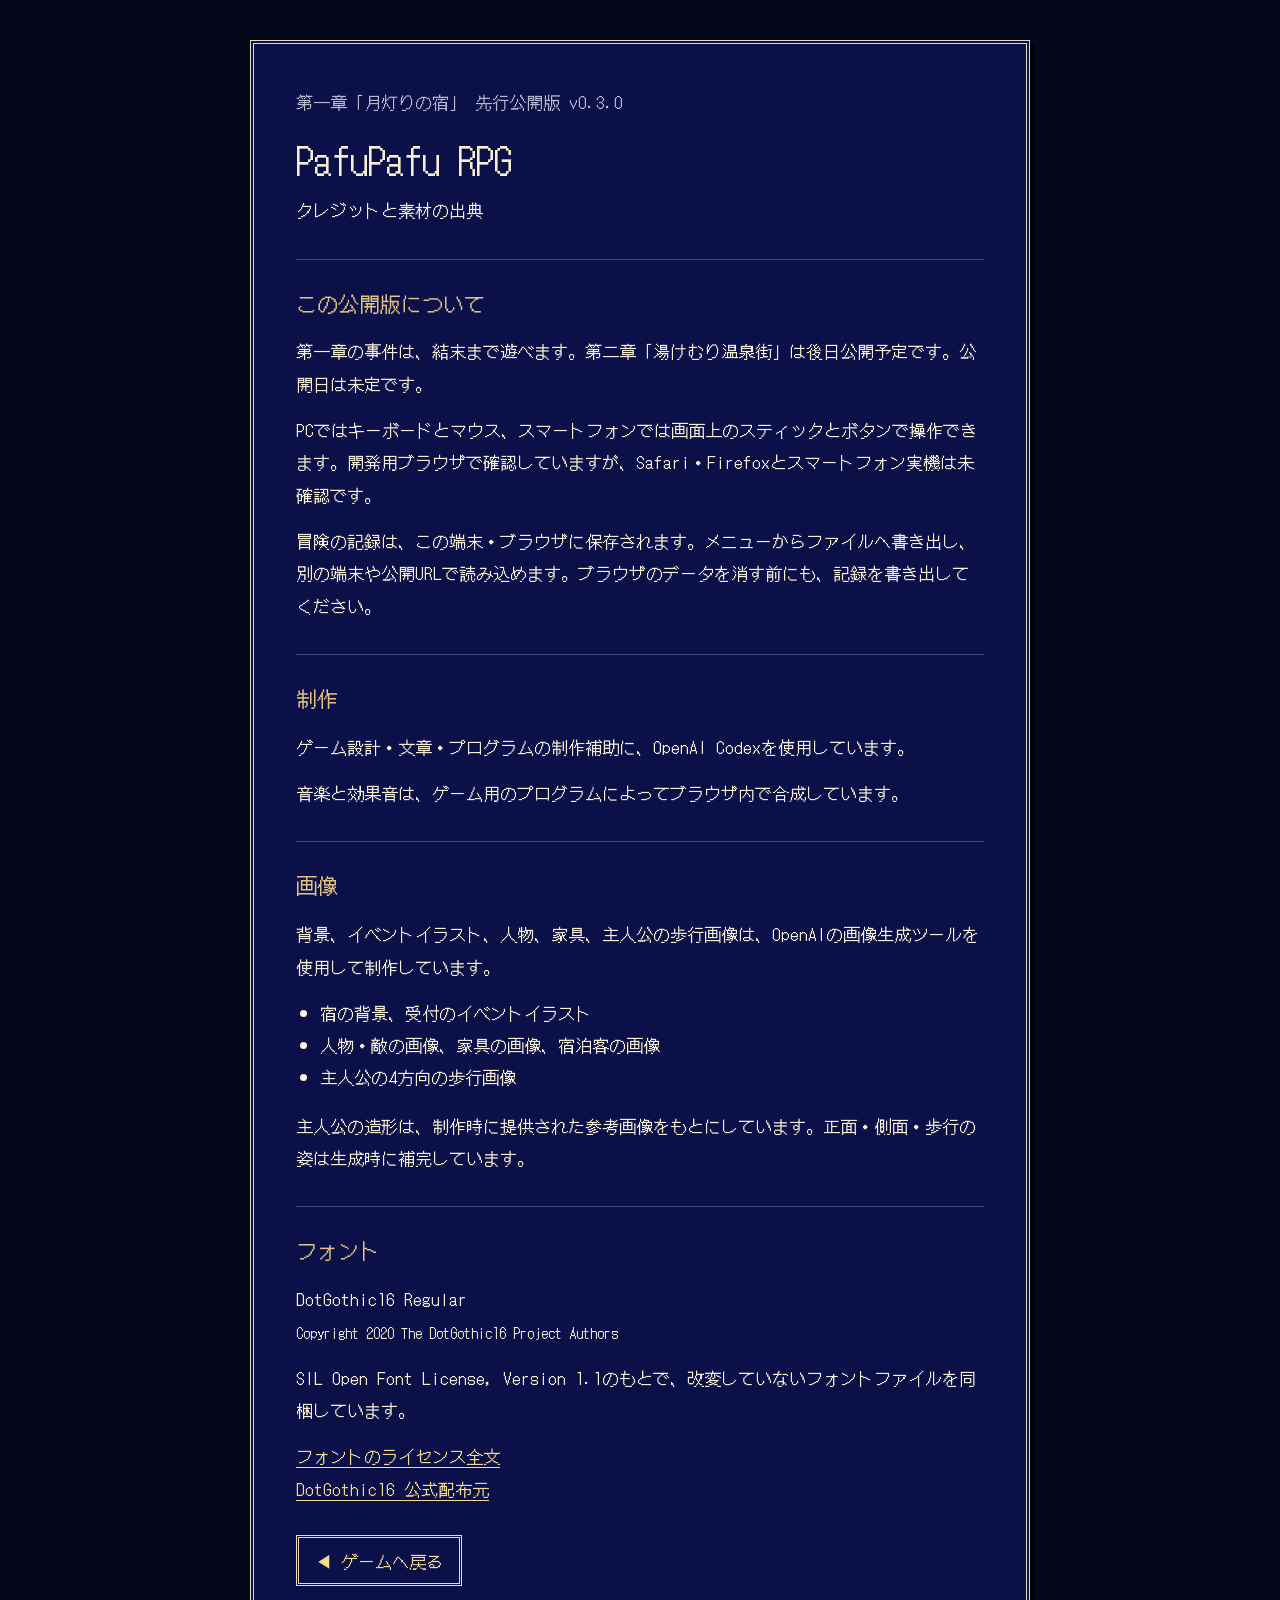
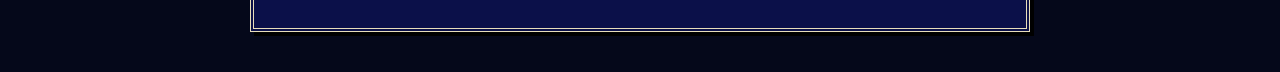
<file: games/pafupafu-rpg/credits.html>
<!doctype html>
<html lang="ja">
<head>
  <meta charset="utf-8">
  <meta name="viewport" content="width=device-width,initial-scale=1">
  <meta name="color-scheme" content="dark">
  <title>クレジット | PafuPafu RPG</title>
  <style>
    @font-face{font-family:MoonlitPixel;src:url('assets/fonts/DotGothic16-Regular.ttf') format('truetype');font-weight:400;font-style:normal;font-display:swap}
    *{box-sizing:border-box}
    html{background:#05081a;color:#f8f0d6}
    body{margin:0;padding:clamp(16px,4vw,40px);font:17px/1.9 MoonlitPixel,monospace}
    main{max-width:780px;margin:auto;padding:clamp(20px,5vw,42px);background:#0b1049;border:4px double #e8ddba;box-shadow:4px 4px #000}
    h1,h2,p{margin-top:0}h1{font-size:clamp(25px,6vw,36px);line-height:1.5;margin-bottom:8px;font-weight:400}h2{font-size:21px;font-weight:400;color:#e3c183;margin-bottom:12px}
    section{margin-top:32px;border-top:1px solid #414a78;padding-top:24px}p{margin-bottom:14px}ul{padding-left:1.4em;margin:0 0 16px}
    a{color:#f4d992;text-underline-offset:4px;overflow-wrap:anywhere}a:focus-visible{outline:2px solid #f8f0d6;outline-offset:5px}
    .subtitle{color:#b8b8ce}.return{display:inline-block;padding:9px 16px;border:3px double #e8ddba;text-decoration:none;line-height:1.6}.return:hover{background:#1b2465}
    footer{margin-top:30px}small{font-size:14px}code{font-family:inherit;font-size:.9em;overflow-wrap:anywhere}
  </style>
</head>
<body>
  <main>
    <header>
      <p class="subtitle">第一章「月灯りの宿」 先行公開版 v0.3.0</p>
      <h1>PafuPafu RPG</h1>
      <p>クレジットと素材の出典</p>
    </header>
    <section aria-labelledby="edition">
      <h2 id="edition">この公開版について</h2>
      <p>第一章の事件は、結末まで遊べます。第二章「湯けむり温泉街」は後日公開予定です。公開日は未定です。</p>
      <p>PCではキーボードとマウス、スマートフォンでは画面上のスティックとボタンで操作できます。開発用ブラウザで確認していますが、Safari・Firefoxとスマートフォン実機は未確認です。</p>
      <p>冒険の記録は、この端末・ブラウザに保存されます。メニューからファイルへ書き出し、別の端末や公開URLで読み込めます。ブラウザのデータを消す前にも、記録を書き出してください。</p>
    </section>
    <section aria-labelledby="production">
      <h2 id="production">制作</h2>
      <p>ゲーム設計・文章・プログラムの制作補助に、OpenAI Codexを使用しています。</p>
      <p>音楽と効果音は、ゲーム用のプログラムによってブラウザ内で合成しています。</p>
    </section>
    <section aria-labelledby="art">
      <h2 id="art">画像</h2>
      <p>背景、イベントイラスト、人物、家具、主人公の歩行画像は、OpenAIの画像生成ツールを使用して制作しています。</p>
      <ul>
        <li>宿の背景、受付のイベントイラスト</li>
        <li>人物・敵の画像、家具の画像、宿泊客の画像</li>
        <li>主人公の4方向の歩行画像</li>
      </ul>
      <p>主人公の造形は、制作時に提供された参考画像をもとにしています。正面・側面・歩行の姿は生成時に補完しています。</p>
    </section>
    <section aria-labelledby="font">
      <h2 id="font">フォント</h2>
      <p>DotGothic16 Regular<br><small>Copyright 2020 The DotGothic16 Project Authors</small></p>
      <p>SIL Open Font License, Version 1.1のもとで、改変していないフォントファイルを同梱しています。</p>
      <p><a href="assets/fonts/OFL.txt">フォントのライセンス全文</a><br><a href="https://github.com/fontworks-fonts/DotGothic16">DotGothic16 公式配布元</a></p>
    </section>
    <footer>
      <a class="return" href="./">◀ ゲームへ戻る</a>
    </footer>
  </main>
</body>
</html>
</file>
<file: games/pafupafu-rpg/style.css>
@font-face{font-family:system-serif;src:local("Hiragino Mincho ProN"),local("YuMincho")}
*{box-sizing:border-box}
html,body{margin:0;min-height:100%;background:#0b0e16;color:#f0e6ce}
body{font-family:"Hiragino Kaku Gothic ProN","Yu Gothic",sans-serif;font-size:16px;background:radial-gradient(ellipse at 50% 12%,#242431,#10131d 55%,#0b0e16);overscroll-behavior:none}
button,a{-webkit-tap-highlight-color:transparent}
button{font:inherit;color:inherit;cursor:pointer;touch-action:manipulation}
button:disabled{cursor:default;opacity:.45}
button:focus-visible,a:focus-visible,canvas:focus-visible{outline:2px solid #efc87c;outline-offset:3px}
button:hover:not(:disabled){filter:brightness(1.12)}
.hidden{display:none!important}
#app{max-width:1440px;margin:auto;padding:0 42px}
.masthead{height:72px;display:flex;align-items:center;justify-content:space-between;gap:20px}
.brand{display:flex;align-items:center;gap:10px;font-family:system-serif,serif;font-size:19px;letter-spacing:.05em;color:#d7c5a1;text-decoration:none;white-space:nowrap}
.moon-mark{font-family:Georgia,serif;font-size:29px;line-height:1;color:#c6a368}
.edition{display:flex;align-items:center;gap:12px;font-size:12px;letter-spacing:.12em;color:#9f99a2}
.edition i{height:3px;width:3px;background:#ad9263;transform:rotate(45deg)}
.header-actions{display:flex;gap:8px;margin-left:auto}
.icon-button{width:36px;height:36px;background:transparent;border:1px solid #383945;color:#b9b1a4;border-radius:3px;position:relative}
.sound-off{position:absolute;transform:rotate(-40deg);width:19px;border-top:1px solid #b2a6a0;left:7px;top:18px}
/* The illustrated title carries the logo; the surrounding player stays quiet. */
#app:has(.title-screen:not(.hidden)) .brand,#app:has(.title-screen:not(.hidden)) .edition{visibility:hidden}
.stage-wrap{padding:6px;border:1px solid #514632;background:#151722;box-shadow:0 16px 60px #0006}
.stage{position:relative;width:100%;aspect-ratio:8/5;max-height:calc(100svh - 130px);overflow:hidden;background:#131721;isolation:isolate}
canvas{width:100%;height:100%;object-fit:contain;image-rendering:pixelated;display:block;outline:none!important}
.vignette{position:absolute;inset:0;box-shadow:inset 0 0 90px #0007;pointer-events:none;z-index:1}
.game-footer{min-height:44px;display:flex;align-items:center;justify-content:space-between;gap:16px;color:#96929d;font-size:12px}
.footer-location{display:flex;align-items:center;gap:8px;font-size:11px;letter-spacing:.05em;color:#b39a72;white-space:nowrap}
.footer-location i{width:4px;height:4px;border:1px solid #ba9b66;transform:rotate(45deg)}
.keyboard-guide{display:flex;gap:13px}
.keyboard-guide>span{display:flex;align-items:center;gap:5px;font-size:11px;white-space:nowrap}
.footer-version{font-size:10px;color:#817d89;letter-spacing:.04em}
kbd{font-family:inherit;font-size:10px;display:inline-flex;min-width:19px;justify-content:center;align-items:center;padding:2px 4px;border:1px solid #464652;border-radius:3px;background:#1c1f2a;color:#c1b9b0;line-height:1.3}

/* Title screen */
.title-screen{position:absolute;inset:0;z-index:5;overflow:hidden;background:#161820}
.title-art{position:absolute;inset:0;background:url(assets/tavern-event.png) center 38%/cover no-repeat;image-rendering:pixelated;animation:title-appear 1.2s ease-out}
.title-shade{position:absolute;inset:0;background:linear-gradient(90deg,#10131bef 0%,#11131ba8 32%,#14141c28 62%,transparent 85%),linear-gradient(0deg,#0d1018c9,transparent 38%,transparent 85%,#10111d3d)}
.title-content{position:absolute;inset:0;display:flex;flex-direction:column;align-items:flex-start;justify-content:center;padding:30px 7% 44px;text-shadow:0 2px 8px #0007}
h1{font-family:system-serif,serif;font-size:clamp(43px,4.9vw,68px);font-weight:600;line-height:1.25;letter-spacing:.045em;color:#f8e7bf;margin:0;white-space:nowrap;text-shadow:0 2px 1px #62432a,0 5px 20px #0009}
h1 span{display:inline-block;font-family:Georgia,serif;font-size:.53em;font-weight:400;letter-spacing:.035em;margin-left:9px;color:#ead2a2;vertical-align:.04em}
.chapter-title{font-family:system-serif,serif;font-size:12px;letter-spacing:.1em;color:#c5b18e;margin:16px 0 32px}
.chapter-title>span{font-size:19px;margin-left:12px;color:#efdfbf}
.title-buttons{display:flex;flex-direction:column;gap:7px;width:258px;max-width:100%}
.primary-button,.secondary-button{display:flex;align-items:center;justify-content:space-between;gap:10px;min-height:45px;padding:11px 16px;font-family:system-serif,serif;font-size:16px;letter-spacing:.065em;text-align:left;border:1px solid #b0926070;background:#101721c9;color:#e9d7b5;box-shadow:none}
.primary-button{border-color:#ccac72;background:#d5b67b;color:#262126;text-shadow:none}
.primary-button small{font-family:inherit;font-size:10px;letter-spacing:.02em;opacity:.65}
.secondary-button span{font-family:sans-serif;font-size:10px;letter-spacing:0;line-height:1.5;color:#bfb3a1;text-align:right}
.title-bottom{position:absolute;bottom:17px;left:7%;right:4%;display:flex;justify-content:flex-end;font-size:10px;letter-spacing:.06em;color:#bfb5a4}
.title-dust{position:absolute;inset:0;pointer-events:none;background-image:radial-gradient(1px 1px at 23% 17%,#e8b87077 60%,transparent),radial-gradient(1px 1px at 70% 60%,#e8b87066 60%,transparent),radial-gradient(1px 1px at 36% 81%,#e8b87077 60%,transparent);background-size:340px 280px;animation:dust 28s linear infinite}

/* In-game HUD */
.hud{position:absolute;inset:18px 20px auto;display:flex;justify-content:space-between;align-items:flex-start;gap:12px;z-index:3;pointer-events:none}
.player-status{display:flex;align-items:center;flex-shrink:0;background:#101724d9;border-left:2px solid #baa16d;padding:8px 12px;box-shadow:0 2px 8px #0003}
.player-status strong{font-size:12px;font-weight:500;letter-spacing:.1em;color:#eee1c7}
.hearts{display:flex;gap:3px;margin-top:5px;color:#d38b82;font-size:15px;line-height:1;letter-spacing:.02em}
.hearts .empty{color:#61515b}
.hearts .half{color:transparent;background:linear-gradient(90deg,#d38b82 50%,#61515b 50%);background-clip:text;-webkit-background-clip:text}
.hud-actions{display:flex;align-items:flex-start;gap:6px;pointer-events:auto}
.hud-actions button{background:#101724e8;border:1px solid #9e865269;padding:9px 11px;min-height:42px;color:#e5d4b2;font-size:12px;white-space:nowrap}
.hud-actions b{font-size:10px;background:#cfac68;color:#181a23;display:inline-flex;justify-content:center;align-items:center;border-radius:50%;width:14px;height:14px;margin-left:3px}
.quick-potion{display:flex;align-items:center;gap:6px}
.quick-potion kbd{font-size:9px;min-width:16px;padding:1px 3px;color:#bbae97;background:transparent;border-color:#6d624c}
.potion-stock{color:#cab992;font-size:11px;font-variant-numeric:tabular-nums}
.travel-cue{position:absolute;width:18px;height:18px;border:1px solid #ead095;border-radius:50%;box-shadow:0 0 0 3px #cbb07921,0 1px 4px #0009;transform:translate(-50%,-50%);pointer-events:none;z-index:2}
.travel-cue:after{content:"";position:absolute;left:6px;top:6px;width:4px;height:4px;border-radius:50%;background:#efcf87}
.area{position:absolute;top:25px;left:50%;transform:translateX(-50%);text-align:center;z-index:2;pointer-events:none;white-space:nowrap;text-shadow:0 2px 5px #000}
.area>span:first-child{font-family:system-serif,serif;display:block;font-size:18px;letter-spacing:.2em}
.area>span:last-child{display:block;font-size:9px;letter-spacing:.12em;margin-top:5px;color:#ddc896}
.objective{position:absolute;bottom:17px;left:20px;display:flex;gap:9px;font-size:12px;line-height:1.6;align-items:center;pointer-events:none;z-index:2;color:#e2d2b1;text-shadow:0 2px 4px #000;padding:7px 10px;background:linear-gradient(90deg,#111622e6,#11162200);width:max-content;max-width:85%}
.objective-gem{color:#c3a062;font-size:8px;flex-shrink:0}
.interact-hint{position:absolute;z-index:3;transform:translate(-50%,-100%);display:flex;align-items:center;gap:7px;background:#111728ef;padding:7px 10px;border:1px solid #c5a97582;box-shadow:0 3px 13px #0007;white-space:nowrap;font-size:12px;pointer-events:none}
.toast{position:absolute;left:50%;top:20%;transform:translateX(-50%);max-width:85%;background:#151b2cf5;border:1px solid #b59c6e;padding:11px 20px;text-align:center;color:#f2dfb6;z-index:15;font-size:13px;line-height:1.6;box-shadow:0 8px 30px #0007;animation:toast-in .2s}
.boss-hud{position:absolute;left:28%;right:28%;top:18%;z-index:3;pointer-events:none;text-align:center}
.boss-hud>span{font-family:system-serif,serif;font-size:13px;letter-spacing:.12em;text-shadow:0 1px 5px #000}
.boss-hud>div{height:6px;background:#11131e;border:1px solid #a8947955;margin-top:6px;padding:1px}
.boss-hud i{display:block;height:2px;background:#b86c78;width:100%;transition:width .18s}

/* Story and menus */
.event-scene{position:absolute;inset:0;z-index:6;background:#141b28;animation:fade-in .35s}
.event-scene img{width:100%;height:100%;object-fit:cover;object-position:50% 30%;image-rendering:pixelated}
.event-scene>div{position:absolute;inset:0;background:linear-gradient(0deg,#080d1feb,transparent 55%);box-shadow:inset 0 0 90px #0a0b1766}
.dialogue{position:absolute;left:5%;right:5%;bottom:6%;z-index:8;background:#11192df7;border:1px solid #b69b68;box-shadow:0 0 0 3px #111729,0 10px 28px #0007;padding:20px 27px 13px;min-height:145px;max-height:calc(100% - 36px);overflow-y:auto;overscroll-behavior:contain;cursor:pointer;scrollbar-width:thin;scrollbar-color:#756244 #121a2b}
.speaker{font-family:system-serif,serif;font-size:14px;letter-spacing:.12em;color:#e0c18a;margin-bottom:8px}
.dialogue-text{font-size:clamp(15px,1.6vw,20px);line-height:1.8;letter-spacing:.035em;white-space:pre-line;color:#f5edde;min-height:50px;overflow-wrap:anywhere}
.advance{display:block;margin:6px 0 0 auto;border:0;background:none;color:#c6b394;font-size:11px;padding:7px 2px;min-height:30px}
.advance span{margin-left:7px;animation:blink 1.6s infinite}
.choices{display:flex;gap:10px;justify-content:flex-end;margin-top:14px;flex-wrap:wrap}
.choices:empty{display:none}
.choices button{font-size:14px;background:#20283e;border:1px solid #877756;padding:10px 20px;min-height:42px;line-height:1.5}
.choices button:first-child{border-color:#ddbf7c;color:#f1d79f}
.modal-backdrop{position:absolute;inset:0;z-index:20;background:#090d19d4;display:flex;justify-content:center;align-items:center;padding:18px;animation:fade-in .15s}
.modal-panel{position:relative;width:520px;max-width:100%;max-height:100%;overflow-y:auto;overscroll-behavior:contain;background:#181f30;border:1px solid #a1895c;padding:27px 30px;box-shadow:0 8px 36px #0007;scrollbar-width:thin;scrollbar-color:#85704b #121a2b}
.modal-close{position:absolute;right:10px;top:8px;border:0;background:none;color:#cbbc9e;font-size:25px;width:38px;height:38px}
.eyebrow{font-size:11px;color:#bca579;letter-spacing:.12em;margin:0 36px 7px 0}
.eyebrow:empty{display:none}
.modal-panel h2{font-family:system-serif,serif;font-weight:400;font-size:25px;line-height:1.4;color:#f0dab0;letter-spacing:.08em;margin:0 32px 20px 0}
.modal-panel p{font-size:14px;line-height:1.85;color:#d0ccd1;overflow-wrap:anywhere}
.modal-panel .eyebrow{font-size:11px;color:#bca579;line-height:1.5}
.menu-buttons{display:grid;grid-template-columns:1fr 1fr;gap:9px}
.menu-buttons button,.wide-button{background:#242c40;border:1px solid #555669;min-height:44px;padding:11px 12px;text-align:left;font-size:14px;line-height:1.45}
.menu-buttons button:first-child{border-color:#b29866;background:#32343c}
.menu-buttons small{display:block;font-size:11px;line-height:1.5;color:#b2aeb9;margin-top:4px}
.menu-section{border-top:1px solid #ffffff1c;padding-top:15px;margin-top:19px}
.setting-row{display:flex;align-items:center;justify-content:space-between;gap:14px;margin:14px 0;font-size:14px;line-height:1.5;color:#dcd3d3}
.setting-row select{max-width:60%;background:#141c2e;color:#eadcc5;border:1px solid #626073;padding:7px;font-size:14px}
.setting-row input{accent-color:#cfaf71;max-width:48%}
.journal-entry{border-left:2px solid #bd9f64;padding:2px 0 4px 15px;margin-bottom:20px}
.journal-entry h3{font-family:system-serif,serif;font-size:16px;font-weight:400;letter-spacing:.04em;color:#e7cc98;margin:0 0 7px;line-height:1.5}
.journal-entry p{font-size:13px;margin:0;line-height:1.85}
.inventory{display:flex;flex-wrap:wrap;gap:7px;margin:15px 0}
.inventory>span{font-size:12px;border:1px solid #9b87594d;background:#141a29;padding:7px 9px;color:#d4c19a}
.code-lock{display:flex;gap:12px;justify-content:center;margin:22px 0}
.code-lock button{font-size:30px;width:65px;height:70px;color:#e9c685;border:1px solid #ad8d57;background:#11192b}
.lock-caption{font-size:12px!important;text-align:center;color:#b5b0bc!important}
.valves{display:flex;justify-content:center;gap:12px;margin:22px 0}
.valves button{display:flex;flex-direction:column;align-items:center;gap:7px;border:1px solid #666175;background:#151c30;padding:13px 12px;font-size:13px}
.valves b{font-size:29px}
.valves [data-valve=blue] b{color:#77acc8}
.valves [data-valve=red] b{color:#d47a79}
.valves [data-valve=gold] b{color:#d4b170}
.progress-dots{text-align:center;letter-spacing:15px;color:#cfad6e;min-height:20px}
.help-grid{display:grid;grid-template-columns:90px 1fr;gap:13px;font-size:14px;line-height:1.6}
.help-grid kbd{justify-self:start;align-self:start;font-size:12px;min-width:35px}
.chapter-card{position:absolute;inset:0;z-index:25;display:flex;flex-direction:column;align-items:center;justify-content:center;background:#0e1220f5;animation:fade-in .5s;pointer-events:none;padding:24px;text-align:center}
.chapter-card p{font-size:12px;letter-spacing:.16em;color:#b29968}
.chapter-card h2{font-family:system-serif,serif;font-weight:400;font-size:36px;letter-spacing:.12em;color:#ebd5ae;margin:18px 0;line-height:1.5}
.chapter-card>span{color:#bdb6ba;font-size:13px;letter-spacing:.04em;line-height:1.7}
.error-message{color:#e8a7a1!important}
.success-message{color:#d4dbad!important}
.ending-mark{text-align:center;font-size:42px;color:#d8b16b;margin:8px 0}
.small-note{font-size:12px!important;color:#aaa4b0!important;line-height:1.75!important}
.loading-spin{animation:blink 1s infinite}

/* Touch actions: medicine sits above dodge, keeping the three primary actions familiar. */
.touch-controls{position:absolute;inset:auto 0 0;height:162px;z-index:4;pointer-events:none}
.joystick{position:absolute;left:25px;bottom:32px;width:95px;height:95px;border:1px solid #e3cc9b66;background:#19203066;border-radius:50%;pointer-events:auto;touch-action:none}
.joystick>span{position:absolute;width:40px;height:40px;left:27px;top:27px;background:#cab68c66;border:1px solid #ead6a280;border-radius:50%;pointer-events:none}
.touch-actions{position:absolute;right:20px;bottom:32px;display:grid;grid-template-columns:54px 58px 66px;grid-template-rows:44px 66px;column-gap:7px;row-gap:5px;align-items:end;justify-items:center}
.touch-actions button{pointer-events:auto;touch-action:none;width:54px;height:54px;border:1px solid #d4c19388;border-radius:50%;background:#1b233cdb;font-size:12px;box-shadow:0 2px 8px #0005}
#touch-potion{grid-column:1;grid-row:1;width:44px;height:44px;font-size:12px;color:#e0cba4}
#touch-dodge{grid-column:1;grid-row:2}
#touch-attack{grid-column:2;grid-row:2;width:58px;height:58px}
#touch-interact{grid-column:3;grid-row:2;width:66px;height:66px;border-color:#d4b376;background:#514c41dd}

@keyframes dust{to{background-position:70px -280px}}
@keyframes blink{50%{opacity:.4}}
@keyframes toast-in{from{opacity:0;transform:translate(-50%,8px)}}
@keyframes fade-in{from{opacity:0}}
@keyframes title-appear{from{transform:scale(1.02);opacity:.4}to{transform:scale(1);opacity:1}}

@media(min-width:1450px){#app{padding-top:12px}.stage{max-height:calc(100svh - 142px)}}
@media(max-width:1050px){
 #app{padding:0 20px}
 .masthead{height:62px}
 .stage{max-height:calc(100svh - 120px)}
 .keyboard-guide{gap:8px}
 .footer-version{display:none}
 .title-content{padding-left:6%;padding-right:6%}
 .title-bottom{left:6%}
}
@media(max-width:850px){
 .area{top:80px}
 .area>span:first-child{font-size:16px}
 .area>span:last-child{font-size:8px}
 .keyboard-guide>span{font-size:10px}
 .keyboard-guide{gap:7px}
 .footer-location{font-size:10px}
 .boss-hud{top:29%}
}
@media(max-width:700px){
 #app{padding:0 8px}
 .masthead{height:52px;gap:10px}
 .brand{font-size:16px;gap:7px}
 .moon-mark{font-size:25px}
 .edition{display:none}
 .header-actions{gap:5px}
 .icon-button{width:32px;height:32px}
 .stage-wrap{padding:3px}
 .stage{aspect-ratio:4/5;max-height:calc(100svh - 99px);min-height:0}
 .title-art{background-position:62% center}
 .title-shade{background:linear-gradient(90deg,#121521e8,#1514219a 52%,#16132244),linear-gradient(0deg,#0e121bdc,transparent 65%)}
 .title-content{padding:24px 7% 42px}
 h1{font-size:44px}
 .chapter-title{margin:14px 0 26px;font-size:11px}
 .chapter-title>span{font-size:17px;margin-left:10px}
 .title-buttons{width:244px}
 .title-bottom{bottom:13px;left:7%;right:7%;font-size:9px}
 .game-footer{min-height:38px}
 .keyboard-guide{display:none}
 .footer-version{display:block}
 .hud{inset:12px 11px auto;gap:6px}
 .player-status{padding:7px 9px}
 .player-status strong{font-size:11px}
 .hearts{font-size:13px;gap:2px}
 .hud-actions{gap:4px}
 .hud-actions button{padding:8px;min-height:40px;font-size:11px}
 .quick-potion{gap:4px}
 .quick-potion kbd{display:none}
 .potion-stock{font-size:10px}
 .area{top:75px}
 .area>span:first-child{font-size:15px}
 .objective{left:10px;bottom:9px;font-size:11px;max-width:calc(100% - 20px);padding:6px 8px}
 .dialogue{left:4%;right:4%;bottom:6%;padding:17px 18px 10px;min-height:135px}
 .dialogue-text{font-size:15px;line-height:1.75}
 .speaker{font-size:13px;margin-bottom:7px}
 .choices{gap:7px}
 .choices button{padding:9px 13px;font-size:13px}
 .modal-backdrop{padding:12px}
 .modal-panel{padding:23px 20px}
 .modal-panel h2{font-size:22px;margin-bottom:16px}
 .modal-panel p{font-size:13px}
 .menu-buttons button{font-size:13px}
 .chapter-card h2{font-size:28px}
 .event-scene img{object-position:62% center}
 .help-grid{grid-template-columns:76px 1fr;font-size:13px;gap:12px}
 .joystick{width:80px;height:80px;left:15px}
 .joystick>span{left:22px;top:22px;width:34px;height:34px}
 .touch-actions{right:13px;grid-template-columns:48px 52px 60px;column-gap:5px;grid-template-rows:44px 60px}
 .touch-actions button{width:48px;height:48px}
 #touch-attack{width:52px;height:52px}
 #touch-interact{width:60px;height:60px}
}
@media(max-width:380px){
 h1{font-size:38px}
 .title-buttons{width:224px}
 .title-content{padding-left:6%;padding-right:6%}
 .hud-actions button{padding:8px 7px}
 .player-status{padding:7px}
 .modal-panel{padding:22px 15px}
 .menu-buttons{grid-template-columns:1fr}
 .setting-row{font-size:13px;gap:8px}
 .valves{gap:7px}
 .valves button{padding:11px 9px}
}
@media(pointer:coarse){
 .objective{bottom:5px;font-size:10px;padding-top:4px;padding-bottom:4px}
 .keyboard-guide{display:none}
 .quick-potion kbd{display:none}
 .touch-controls:not(.hidden){display:block}
 .game-footer{min-height:35px}
}
@media(max-height:570px) and (orientation:landscape){
 #app{padding:0 8px}
 .masthead{height:40px}
 .brand{font-size:15px}
 .moon-mark{font-size:24px}
 .icon-button{width:28px;height:28px}
 .sound-off{left:4px;top:14px}
 .edition{font-size:11px}
 .stage-wrap{padding:2px}
 .stage{min-height:0;height:calc(100svh - 72px);aspect-ratio:auto;max-height:none}
 .game-footer{min-height:26px}
 .keyboard-guide{display:none}
 .title-content{padding:18px 8% 30px}
 h1{font-size:43px}
 .chapter-title{margin:9px 0 20px;font-size:10px}
 .chapter-title>span{font-size:16px}
 .title-buttons{width:236px;gap:6px}
 .primary-button,.secondary-button{min-height:40px;padding:9px 14px;font-size:14px}
 .title-bottom{bottom:10px;font-size:9px}
 .hud{inset:10px 13px auto}
 .player-status{padding:6px 8px}
 .player-status strong{font-size:11px}
 .hearts{font-size:12px}
 .hud-actions button{padding:8px;min-height:36px;font-size:11px}
 .area{top:15px}
 .area>span:first-child{font-size:15px}
 .area>span:last-child{font-size:8px}
 .dialogue{bottom:6%;padding:13px 22px 8px;min-height:110px;max-height:calc(100% - 30px)}
 .dialogue-text{font-size:15px;line-height:1.6;min-height:40px}
 .speaker{font-size:12px;margin-bottom:5px}
 .advance{margin-top:3px}
 .modal-backdrop{padding:10px}
 .modal-panel{padding:20px 25px}
 .modal-panel h2{font-size:20px;margin-bottom:13px}
 .modal-panel p{font-size:13px}
 .joystick{width:80px;height:80px;left:20px;bottom:27px}
 .joystick>span{left:22px;top:22px;width:34px;height:34px}
 .touch-actions{bottom:27px;right:15px;grid-template-columns:48px 52px 58px;grid-template-rows:44px 58px;column-gap:6px}
 .touch-actions button{width:48px;height:48px}
 #touch-attack{width:52px;height:52px}
 #touch-interact{width:58px;height:58px}
 .objective{bottom:5px;font-size:10px;left:120px;max-width:calc(100% - 325px);padding:4px 7px}
 .boss-hud{top:22%}
 .chapter-card h2{font-size:28px}
}
@media(max-height:420px){
 .title-content{padding-top:14px;padding-bottom:25px}
 h1{font-size:38px}
 .chapter-title{margin-top:7px;margin-bottom:16px}
 .primary-button,.secondary-button{min-height:38px;padding-top:8px;padding-bottom:8px}
 .title-bottom{bottom:8px}
 .modal-panel{padding-top:18px;padding-bottom:18px}
}
@media(prefers-reduced-motion:reduce){*,*:before,*:after{animation:none!important;scroll-behavior:auto!important}}
</file>
<file: games/pafupafu-rpg/retro.css>
/* The inn's 16-bit window system. Layout and input behavior stay in style.css. */
@font-face{font-family:MoonlitPixel;src:url('assets/fonts/DotGothic16-Regular.ttf') format('truetype');font-weight:400;font-style:normal;font-display:swap}
:root{--ink:#f8f0d6;--muted:#b8b8ce;--gold:#e3c183;--blue:#0b1049;--blue-light:#1b2465;--edge:#e8ddba;--black:#05081a;--window-shadow:0 0 0 2px #05081a,4px 4px 0 #05081a99;--pixel-font:MoonlitPixel,"MS Gothic",monospace}
html,body{background:#080b18;color:var(--ink)}
body,button,select,input,kbd{font-family:var(--pixel-font);font-weight:400;letter-spacing:0}
body{font-size:16px;background:linear-gradient(#101426 0 48px,#080b18 48px);font-synthesis:none}
button{border-radius:0;text-shadow:1px 1px 0 var(--black);transition:none}
button:hover:not(:disabled){filter:none}
button:disabled{opacity:.48}
button:focus-visible,a:focus-visible{outline:2px solid #ffdb86;outline-offset:3px}
button:active:not(:disabled){transform:translateY(1px)}
#app{padding:0 24px;max-width:1440px}
.masthead{height:48px;gap:20px}
.brand{font-family:var(--pixel-font);font-size:16px;color:var(--ink);letter-spacing:0;gap:8px;text-shadow:2px 2px 0 #000}
.moon-mark{font-family:var(--pixel-font);font-size:24px;color:var(--gold)}
.edition{font-size:12px;letter-spacing:0;color:var(--muted);gap:8px}
.edition i{transform:none;background:var(--gold);width:2px;height:2px}
.header-actions{gap:8px}
.icon-button{width:auto;min-width:48px;height:30px;padding:0 8px;border:1px solid #7e7c95;background:#10173f;color:var(--ink);font-size:12px;box-shadow:inset 0 0 0 1px #05091f}
.icon-button:hover:not(:disabled),.icon-button:focus-visible{background:#253175;border-color:var(--edge)}
.sound-off{width:17px;left:15px;top:14px;border-color:#cda988;border-width:2px;transform:rotate(-45deg)}
.stage-wrap{padding:4px;border:4px double #b7a37e;background:#171426;box-shadow:0 0 0 2px #030610}
.stage{max-height:calc(100svh - 104px);background:#080d28}
.vignette{box-shadow:inset 0 0 65px #0004}
.game-footer{min-height:40px;font-size:12px;color:var(--muted);gap:14px}
.footer-location{font-size:12px;letter-spacing:0;color:var(--gold);gap:8px}
.footer-location i{transform:none;width:5px;height:5px;border:0;background:var(--gold);box-shadow:1px 1px 0 #383342}
.keyboard-guide{gap:12px}
.keyboard-guide>span{font-size:12px;gap:4px}
.footer-version{font-size:10px;color:#797b95}
kbd{padding:0 3px;min-width:18px;border:0;border-radius:0;background:none;color:var(--gold);font-size:12px;line-height:1.5}

/* Opaque blue windows, hard bevels, and a single selection cursor. */
.player-status,.hud-actions,.dialogue,.modal-panel,.toast,.interact-hint,.title-buttons,.area,.objective{
 background:var(--blue);border:4px double var(--edge);box-shadow:var(--window-shadow);color:var(--ink);text-shadow:1px 1px 0 #000;
}
.title-art{animation:none}
.title-shade{background:linear-gradient(90deg,#080c29e8,#080c2995 34%,#080c2924 64%,transparent),linear-gradient(0deg,#080c2977,transparent 50%)}
.title-dust{display:none}
.title-content{padding:24px 7% 38px;text-shadow:none}
h1{font-family:var(--pixel-font);font-weight:400;font-size:clamp(40px,4.6vw,64px);letter-spacing:0;line-height:1.3;color:#fff0bd;text-shadow:3px 0 0 #322349,-3px 0 0 #322349,0 -3px 0 #322349,0 3px 0 #322349,3px 5px 0 #080b1b;white-space:nowrap}
h1 span{font-family:var(--pixel-font);font-weight:400;font-size:.55em;color:#e7c580;letter-spacing:0;margin-left:12px}
.chapter-title{font-family:var(--pixel-font);font-size:14px;letter-spacing:0;color:var(--gold);margin:14px 0 28px;text-shadow:2px 2px 0 #05091e}
.chapter-title>span{font-size:20px;color:var(--ink);margin-left:12px}
.title-buttons{width:280px;gap:0;padding:8px}
.primary-button,.secondary-button{position:relative;min-height:46px;padding:10px 12px 10px 30px;border:0;background:none;color:var(--ink);box-shadow:none;font-family:var(--pixel-font);font-weight:400;font-size:20px;letter-spacing:0;text-shadow:1px 1px 0 #000}
.primary-button small{display:none}
.secondary-button span{font-family:var(--pixel-font);font-size:12px;color:var(--muted)}
.primary-button:before,.secondary-button:before,.menu-buttons button:before,.wide-button:before,.choices button:before{content:"";position:absolute;left:10px;top:50%;transform:translateY(-50%);width:0;height:0;border-top:5px solid transparent;border-bottom:5px solid transparent;border-left:8px solid var(--ink);opacity:0}
.primary-button:before{opacity:1}
.title-buttons:has(button:hover) .primary-button:before,.title-buttons:has(button:focus-visible) .primary-button:before{opacity:0}
.title-buttons button:hover:not(:disabled),.title-buttons button:focus-visible{background:var(--blue-light);outline:0}
.title-buttons button:hover:not(:disabled):before,.title-buttons button:focus-visible:before{opacity:1}
.title-bottom{font-size:12px;color:#ddd4c2;letter-spacing:0;text-shadow:1px 1px 0 #000}

.hud{inset:16px 18px auto;gap:12px}
.player-status{padding:6px 10px 8px;min-width:152px}
.player-status strong{font-family:var(--pixel-font);font-size:16px;letter-spacing:0;font-weight:400;color:var(--ink)}
.hearts{gap:5px;margin-top:8px;font-size:0;line-height:1}
.hearts span{display:block;position:relative;width:15px;height:13px;background:#b3b1c5;clip-path:polygon(13% 0,40% 0,40% 15%,60% 15%,60% 0,87% 0,87% 15%,100% 15%,100% 54%,87% 54%,87% 69%,73% 69%,73% 85%,60% 85%,60% 100%,40% 100%,40% 85%,27% 85%,27% 69%,13% 69%,13% 54%,0 54%,0 15%,13% 15%)}
.hearts span:after{content:"";position:absolute;inset:1px;background:linear-gradient(#edaaa3 0 30%,#d26f83 30% 70%,#a74268 70%);clip-path:inherit}
.hearts .empty{background:#686880}
.hearts .empty:after{background:#292955}
.hearts .half{color:transparent;background:#b3b1c5;background-clip:border-box;-webkit-background-clip:border-box}
.hearts .half:after{background:linear-gradient(90deg,#d26f83 0 50%,#292955 50%)}
.hud-actions{gap:0;padding:3px;align-items:center;pointer-events:auto}
.hud-actions button{background:none;border:0;padding:7px 12px;min-height:40px;font-size:16px;color:var(--ink);position:relative}
.hud-actions button+button{border-left:1px solid #7f80a4}
.hud-actions button:hover:not(:disabled),.hud-actions button:focus-visible{background:var(--blue-light)}
.hud-actions b{border-radius:0;width:12px;height:14px;background:var(--gold);color:var(--black);font-size:12px;margin-left:4px;text-shadow:none}
.quick-potion{gap:5px}
.quick-potion kbd{font-size:12px;border:0;background:none;color:var(--gold);padding:0}
.potion-stock{font-size:14px;color:var(--gold)}
.travel-cue{width:16px;height:16px;border:2px solid var(--gold);border-radius:0;box-shadow:none;transform:translate(-50%,-50%);background:#13194c55}
.travel-cue:after{left:5px;top:5px;width:2px;height:2px;border-radius:0;background:#fff4cf}
.area{top:18px;padding:5px 20px;font-family:var(--pixel-font);text-shadow:1px 1px 0 #000}
.area>span:first-child{font-family:var(--pixel-font);font-size:16px;letter-spacing:0}
.area>span:last-child{display:none}
.objective{bottom:16px;left:18px;font-size:14px;line-height:1.6;padding:6px 12px;max-width:calc(100% - 36px);gap:8px}
.objective-gem{font-size:10px;color:var(--gold)}
.interact-hint{padding:6px 10px;font-size:14px;gap:5px}
.interact-hint kbd{font-size:14px}
.toast{top:22%;padding:10px 18px;font-size:16px;line-height:1.75;animation:none}
.boss-hud>span{font-family:var(--pixel-font);font-size:16px;letter-spacing:0;text-shadow:2px 2px 0 #000}
.boss-hud>div{height:10px;border:2px solid var(--edge);background:var(--blue);padding:1px;box-shadow:0 0 0 1px #05081a}
.boss-hud i{height:4px;background:#c57392;transition:none}

.event-scene{animation:none}
.event-scene>div{background:linear-gradient(0deg,#080d1f99,transparent 50%);box-shadow:none}
.dialogue{left:3%;right:3%;bottom:4%;padding:16px 24px 9px;min-height:150px;max-height:calc(100% - 30px);overflow: auto;scrollbar-color:var(--edge) var(--blue)}
.speaker{font-family:var(--pixel-font);font-size:16px;letter-spacing:0;margin-bottom:8px;color:var(--gold)}
.speaker:before{content:"― ";color:#b3a5ad}
.dialogue-text{font-family:var(--pixel-font);font-size:20px;line-height:1.8;letter-spacing:.03em;min-height:52px;color:var(--ink)}
.advance{font-family:var(--pixel-font);font-size:12px;padding:4px 0;margin-top:2px;color:var(--ink)}
.advance span{display:inline-block;font-size:16px;animation:retro-blink 1s steps(1,end) infinite}
.choices{justify-content:flex-start;gap:6px;margin-top:12px}
.choices button{position:relative;background:none;border:0;color:var(--ink);padding:8px 18px 8px 30px;font-size:16px}
.choices button:first-child{border:0;color:var(--ink)}
.choices button:first-child:before{opacity:1}
.choices:has(button:hover) button:before{opacity:0}
.choices button:hover,.choices button:focus-visible{background:var(--blue-light)}
.choices button:hover:before,.choices button:focus-visible:before{opacity:1}
.modal-backdrop{background:#02051caa;padding:20px;animation:none}
.modal-panel{width:560px;padding:22px 24px;scrollbar-color:var(--edge) var(--blue)}
.modal-close{top:10px;right:10px;width:36px;height:36px;border:1px solid #9b9bbb;background:var(--blue);color:var(--ink);font-size:24px}
.modal-close:hover{background:var(--blue-light)}
.modal-panel h2{font-family:var(--pixel-font);font-size:24px;font-weight:400;letter-spacing:0;color:var(--ink);margin:0 40px 18px 0;text-shadow:2px 2px 0 #000}
.modal-panel .eyebrow{font-size:12px;letter-spacing:0;line-height:1.5;margin:0 42px 8px 0;color:var(--gold)}
.modal-panel p{font-size:16px;line-height:1.85;color:var(--ink)}
.menu-buttons{gap:4px 12px}
.menu-buttons button,.wide-button{position:relative;background:none;border:1px solid transparent;min-height:44px;padding:10px 8px 10px 26px;font-size:16px;line-height:1.5;color:var(--ink)}
.menu-buttons button:first-child{border-color:transparent;background:none}
.menu-buttons button:before,.wide-button:before{left:7px}
.menu-buttons button:hover:not(:disabled),.menu-buttons button:focus-visible,.wide-button:hover,.wide-button:focus-visible{border-color:#9796b0;background:var(--blue-light);outline:0}
.menu-buttons button:hover:not(:disabled):before,.menu-buttons button:focus-visible:before,.wide-button:hover:before,.wide-button:focus-visible:before{opacity:1}
.menu-buttons small,.wide-button small{font-size:12px;color:var(--muted);line-height:1.6}
.menu-section{border-top:2px solid #727493;padding-top:12px;margin-top:16px}
.setting-row{font-size:16px;color:var(--ink);margin:12px 0}
.setting-row select{font-family:var(--pixel-font);font-size:14px;border:2px solid #a8a8c0;border-radius:0;background:#050a32;color:var(--ink);padding:5px}
.setting-row input{accent-color:#e3c183;border-radius:0}
.setting-row input[type=checkbox]{appearance:none;width:18px;height:18px;border:2px solid var(--edge);background:#050a32;cursor:pointer;position:relative}
.setting-row input[type=checkbox]:checked:after{content:"";position:absolute;inset:3px;background:var(--gold)}
.setting-row input[type=range]{appearance:none;height:6px;background:#555a89;border:1px solid #898aa8;cursor:pointer}
.setting-row input[type=range]::-webkit-slider-thumb{appearance:none;width:12px;height:20px;border:2px solid var(--edge);background:#b3a784;border-radius:0}
.setting-row input[type=range]::-moz-range-thumb{width:9px;height:16px;border:2px solid var(--edge);background:#b3a784;border-radius:0}
.journal-entry{border:0;border-top:1px solid #4d5285;padding:14px 0 0;margin-bottom:18px}
.journal-entry:first-child{border-top:0;padding-top:0}
.journal-entry h3{font-family:var(--pixel-font);font-size:16px;font-weight:400;letter-spacing:0;color:var(--gold);margin-bottom:8px}
.journal-entry h3:before{content:"◆ ";font-size:12px}
.journal-entry p{font-size:16px;line-height:1.85}
.inventory{gap:4px 16px;margin:12px 0}
.inventory>span{border:0;background:none;padding:4px 0;color:var(--ink);font-size:14px}
.inventory>span:before{content:"・";color:var(--gold)}
.current-objective{border-bottom:1px solid #727493;padding-bottom:12px;color:var(--gold)!important}
.code-lock button{border:4px double var(--edge);background:#070d3a;font-size:32px;color:var(--gold);box-shadow:2px 2px 0 #000}
.code-lock button:hover,.code-lock button:focus-visible{background:#263371}
.lock-caption{color:var(--muted)!important;font-size:14px!important}
.valves button{border:3px double var(--edge);background:#070d3a;padding:12px;font-size:14px;box-shadow:2px 2px 0 #000}
.valves button:hover{background:#263371}
.progress-dots{color:var(--gold)}
.help-grid{grid-template-columns:128px 1fr;gap:12px;font-size:16px;line-height:1.8}
.help-grid kbd{font-size:14px;white-space:normal;padding:0}
.chapter-card{background:#070b25f5;animation:none}
.chapter-card p{font-size:16px;letter-spacing:.1em;color:var(--gold)}
.chapter-card h2{font-family:var(--pixel-font);font-weight:400;font-size:32px;letter-spacing:.1em;color:var(--ink);text-shadow:3px 3px 0 #171538}
.chapter-card>span{font-size:16px;color:var(--muted);letter-spacing:0}
.small-note{font-size:12px!important;color:var(--muted)!important;line-height:1.9!important}
.ending-mark{font-family:var(--pixel-font);color:var(--gold)}

/* Touch controls keep generous hit targets, with square command windows. */
.joystick{border:3px double #c8bb99;border-radius:0;background:#0b1049aa;box-shadow:2px 2px 0 #03071988}
.joystick:before{content:"";position:absolute;left:40%;right:40%;top:14%;bottom:14%;background:#b6b0ac55;pointer-events:none}
.joystick:after{content:"";position:absolute;left:14%;right:14%;top:40%;bottom:40%;background:#b6b0ac55;pointer-events:none}
.joystick>span{border-radius:0;background:#8582a1bb;border:2px solid #d7cdb0;z-index:1}
.touch-actions button{border:3px double #dacfae;border-radius:0;background:#0b1049e8;box-shadow:2px 2px 0 #030719;font-size:14px}
#touch-interact{border-color:#f0d298;background:#1e2658}
#touch-potion{font-size:14px;color:var(--ink)}

@keyframes retro-blink{50%{opacity:0}}
@media(min-width:1450px){#app{padding-top:8px}.stage{max-height:calc(100svh - 112px)}}
@media(max-width:1050px){#app{padding:0 16px}.keyboard-guide{gap:7px}.keyboard-guide>span{font-size:11px}.stage{max-height:calc(100svh - 104px)}}
@media(max-width:850px){.area{top:96px;padding:4px 14px}.area>span:first-child{font-size:16px}.edition{display:none}.boss-hud{top:28%}.keyboard-guide{gap:5px}.keyboard-guide>span{font-size:10px}}
@media(max-width:700px){
 #app{padding:0 8px}.masthead{height:46px;gap:8px}.brand{font-size:14px;gap:4px}.moon-mark{font-size:20px}.header-actions{gap:5px}.icon-button{min-width:40px;height:30px;padding:0 5px}.sound-off{left:11px}
 .stage-wrap{padding:2px;border-width:3px}.stage{max-height:calc(100svh - 94px)}.game-footer{min-height:38px}.footer-location{font-size:12px}
 .title-content{padding:20px 7% 34px}.title-shade{background:linear-gradient(90deg,#090d2aed,#090d2a88 64%,#080c2933)}
 h1{font-size:40px}.chapter-title{font-size:12px;margin:12px 0 24px}.chapter-title>span{font-size:16px;margin-left:8px}.title-buttons{width:252px;padding:6px}.primary-button,.secondary-button{min-height:44px;font-size:18px;padding:9px 10px 9px 28px}.secondary-button span{font-size:10px}.title-bottom{font-size:10px;bottom:14px}
 .hud{inset:10px 8px auto;gap:5px}.player-status{min-width:120px;padding:5px 6px 7px;border-width:3px}.player-status strong{font-size:14px}.hearts{gap:3px;margin-top:6px}.hearts span{width:13px;height:11px}
 .hud-actions{padding:2px;border-width:3px}.hud-actions button{font-size:14px;padding:6px 8px;min-height:38px}.potion-stock{font-size:12px}.quick-potion{gap:3px}.hud-actions b{width:10px;font-size:10px;margin-left:2px}
 .area{top:82px}.objective{left:8px;bottom:10px;font-size:12px;padding:5px 8px;max-width:calc(100% - 16px);border-width:3px}
 .dialogue{left:3%;right:3%;bottom:4%;padding:12px 14px 7px;min-height:148px}.speaker{font-size:14px;margin-bottom:6px}.dialogue-text{font-size:16px;line-height:1.85;min-height:50px}.advance{font-size:12px}.choices button{font-size:16px;min-height:44px;padding-left:28px}
 .modal-backdrop{padding:12px}.modal-panel{padding:20px 16px}.modal-panel h2{font-size:22px;margin-bottom:14px}.modal-panel p,.journal-entry p{font-size:16px}.menu-buttons{grid-template-columns:1fr;gap:2px}.menu-buttons button{font-size:16px;min-height:44px;padding-top:8px;padding-bottom:8px}.menu-buttons small{display:inline;margin-left:6px}.setting-row{font-size:14px}.setting-row select{font-size:14px}.help-grid{grid-template-columns:98px 1fr;font-size:14px;gap:10px}.help-grid kbd{font-size:12px}.chapter-card h2{font-size:28px}
 .interact-hint{font-size:12px;padding:5px 8px}.interact-hint kbd{font-size:12px}.toast{font-size:14px;padding:8px 12px}.valves button{padding:10px 8px;font-size:12px}.valves{gap:9px}
}
@media(max-width:380px){.brand{font-size:12px}.header-actions{gap:4px}.icon-button{min-width:36px;padding:0 3px}.hud-actions button{padding:6px}.hud-actions b{position:absolute;right:0;top:0}.player-status{min-width:112px}.hearts{gap:2px}.title-buttons{width:236px}h1{font-size:36px}.modal-panel{padding:18px 13px}}
@media(pointer:coarse){.objective{bottom:6px;font-size:12px;line-height:1.5}.quick-potion kbd{display:none}}
@media(max-height:570px) and (orientation:landscape){
 #app{padding:0 8px}.masthead{height:38px}.brand{font-size:14px}.icon-button{height:28px;min-width:40px}.stage{aspect-ratio:8/5;max-height:calc(100svh - 82px)}.game-footer{min-height:34px}.stage-wrap{padding:2px;border-width:3px}
 .title-content{padding:10px 7% 22px}h1{font-size:40px}.chapter-title{font-size:12px;margin:8px 0 14px}.chapter-title>span{font-size:16px}.title-buttons{width:250px;padding:4px}.primary-button,.secondary-button{min-height:38px;font-size:18px;padding:7px 10px 7px 28px}.title-bottom{bottom:10px;font-size:10px}
 .hud{inset:8px 10px auto}.player-status{min-width:122px;padding:4px 7px 6px;border-width:3px}.player-status strong{font-size:14px}.hearts{gap:3px;margin-top:5px}.hearts span{width:13px;height:11px}.hud-actions{border-width:3px;padding:1px}.hud-actions button{font-size:14px;padding:5px 8px;min-height:34px}.potion-stock{font-size:12px}.area{top:9px;padding:5px 10px;border-width:3px}.area>span:first-child{font-size:14px}
 .objective{font-size:12px;bottom:8px;left:10px;max-width:calc(100% - 20px);padding:4px 8px;border-width:3px}
 .dialogue{bottom:4%;padding:10px 18px 6px;min-height:112px}.speaker{font-size:14px;margin-bottom:4px}.dialogue-text{font-size:16px;line-height:1.6;min-height:36px}.advance{margin:0;float:right;min-height:26px;padding:2px 0}.choices{margin-top:6px}
 .modal-backdrop{padding:10px}.modal-panel{padding:16px 20px}.modal-panel h2{font-size:22px;margin-bottom:12px}.modal-panel p{font-size:14px}.menu-buttons{grid-template-columns:1fr 1fr}.menu-buttons button{font-size:14px;min-height:42px}.setting-row{font-size:14px}.chapter-card h2{font-size:26px}.chapter-card>span{font-size:14px}
}
@media(max-height:570px) and (orientation:landscape) and (pointer:coarse){.objective{left:115px;max-width:calc(100% - 320px);font-size:10px;bottom:5px}}
@media(prefers-reduced-motion:reduce){.advance span{animation:none}}
</file>
<file: games/pafupafu-rpg/play-ui.css>
/* Keep permanent controls outside the playable image. */
.header-actions .icon-button{display:grid;place-items:center;width:40px;min-width:40px;min-height:36px;padding:0}
.control-icon{display:block;width:18px;height:18px;fill:currentColor;shape-rendering:crispEdges;pointer-events:none}
.header-actions .sound-off,#app[data-started=true] .header-actions .sound-off{width:24px;left:50%;top:50%;border-width:2px;transform:translate(-50%,-50%) rotate(-45deg);pointer-events:none}
#sound:has(.sound-off:not(.hidden)) .sound-waves{display:none}
h1{font-size:clamp(40px,5.2vw,72px);letter-spacing:.01em}
h1 span{font-size:.5em;margin-left:14px;letter-spacing:.02em}
.playfield{position:relative}
.context-line{display:none}
.hud{position:static;inset:auto;display:flex;align-items:center;flex:1;min-width:0;gap:16px;pointer-events:auto}
.player-status,.hud-actions{border:0;box-shadow:none;background:none;padding:0;min-width:0}
.player-status>div{display:flex;align-items:center;gap:12px}
.player-status strong{font-size:14px;white-space:nowrap}
.hearts{margin:0;gap:4px}
.hearts span{width:14px;height:12px}
.hud-actions{margin-left:auto;gap:0}
.hud-actions button{min-height:36px;padding:4px 12px;font-size:14px}
.hud-actions button+button{border-left:1px solid #4b4e6b}
.hud-actions b{position:absolute;top:1px;right:1px}
.quick-potion kbd{font-size:10px}
.potion-stock{font-size:12px}
.boss-hud{position:static;flex:1;max-width:200px;min-width:70px;margin-left:auto;text-align:left}
.boss-hud>span{font-size:12px;white-space:nowrap}
.boss-hud>div{margin-top:3px;height:8px}
.boss-hud i{height:2px}
.area,.objective,.interact-hint,.toast{position:static;inset:auto;transform:none;max-width:none;width:auto;border:0;box-shadow:none;background:none;padding:0;margin:0;animation:none;text-align:left;font-size:14px;line-height:1.6}
.area>span:first-child{font-size:12px;color:var(--gold)}
.area>span:last-child{display:none}
.area{flex-shrink:0;max-width:24%;overflow:hidden;white-space:nowrap}
.objective,.interact-hint{gap:7px}
.objective{min-width:0}
#objective-text{min-width:0}
.interact-hint{white-space:normal;color:var(--ink)}
.interact-hint kbd{font-size:14px}
.toast{pointer-events:none;color:var(--gold)}
.context-line:has(.toast:not(.hidden))>.objective,
.context-line:has(.toast:not(.hidden))>.interact-hint,
.context-line:has(.interact-hint:not(.hidden))>.objective{display:none}

#app[data-started=true] .brand,#app[data-started=true] .edition{display:none}
#app[data-started=true] .masthead{gap:16px}
#app[data-started=true] .header-actions{margin-left:0}
#app[data-started=true] .game-footer{min-height:40px;gap:18px;align-items:center;padding:5px 2px}
#app[data-started=true] .context-line{display:flex;align-items:center;min-width:0;flex:1;min-height:28px}
#app[data-started=true] .footer-location,#app[data-started=true] .keyboard-guide,#app[data-started=true] .footer-version{display:none}
/* The current room stays in the frame instead of covering doors on entry. */
#app[data-started=false] .game-footer:has(.toast:not(.hidden)) .context-line{display:block}
#app:not([data-mode=explore]) .hud-actions{visibility:hidden}
#app:not([data-mode=explore]) .boss-hud{visibility:hidden}

/* Touch devices get a reserved control deck. Hiding it never moves the map. */
#app.has-touch[data-started=true] .touch-controls{position:relative;inset:auto;height:130px;display:block!important;z-index:4}
#app.has-touch[data-started=true] .touch-controls.hidden{visibility:hidden;pointer-events:none}
#app.has-touch[data-started=true] .joystick{left:18px;bottom:16px;width:88px;height:88px}
#app.has-touch[data-started=true] .joystick>span{width:34px;height:34px;left:24px;top:24px}
#app.has-touch[data-started=true] .touch-actions{right:18px;bottom:12px;grid-template-columns:48px 52px 60px;grid-template-rows:44px 60px;gap:5px}
#app.has-touch[data-started=true] .touch-actions button{width:48px;height:48px}
#app.has-touch[data-started=true] #touch-potion{width:44px;height:44px}
#app.has-touch[data-started=true] #touch-attack{width:52px;height:52px}
#app.has-touch[data-started=true] #touch-interact{width:60px;height:60px}
#app.has-touch[data-started=true] .stage{height:auto;aspect-ratio:8/5;max-height:calc(100svh - 254px)}

@media(max-width:850px){
 #app[data-started=true] .masthead{gap:8px}
 .hud{gap:10px}.player-status>div{gap:7px}.hud-actions button{padding:4px 8px}
 #app[data-started=true] #help{display:none}
}

@media(max-width:700px){
 #app[data-started=true] .stage{height:auto;aspect-ratio:8/5;max-height:calc(100svh - 106px)}
 #app[data-started=true] .masthead{height:48px;gap:6px}
 .hud{gap:5px}.player-status strong{display:none}.hearts{gap:3px}.hearts span{width:13px;height:11px}
 .hud-actions button{font-size:14px;min-height:40px;padding:4px 8px}.hud-actions #save{display:none}
 .quick-potion{gap:3px}.quick-potion kbd{display:none}
 #app[data-started=true] .header-actions{gap:5px}
 #app[data-started=true] .icon-button{min-height:40px;min-width:40px}
 #app[data-started=true] .sound-off{top:18px}
 #app[data-started=true] .game-footer{min-height:48px;gap:8px;align-items:flex-start;padding-top:8px}
 .area{max-width:26%;padding-top:2px}.area>span:first-child{font-size:10px}
 .objective,.interact-hint,.toast{font-size:12px;line-height:1.8}.interact-hint kbd{font-size:12px}
 .boss-hud{position:absolute;top:8px;left:calc(50% - 75px);width:150px;max-width:150px;min-height:20px;margin:0}
 /* On narrow screens the boss meter has its own strip, still outside the map. */
 #app[data-started=true]:has(.boss-hud:not(.hidden)) .masthead{padding-top:32px;height:80px;position:relative}
 #app[data-started=true]:has(.boss-hud:not(.hidden)) .stage{max-height:calc(100svh - 138px)}
 #app.has-touch[data-started=true] .stage{max-height:calc(100svh - 236px)}
 #app.has-touch[data-started=true]:has(.boss-hud:not(.hidden)) .stage{max-height:calc(100svh - 268px)}
}
@media(max-width:380px){
 .hud-actions button{padding:4px 6px}.hearts{gap:2px}
 #app[data-started=true] .icon-button{min-width:36px}
 #app.has-touch[data-started=true] .joystick{left:10px}
 #app.has-touch[data-started=true] .touch-actions{right:10px}
}
@media(max-height:570px) and (orientation:landscape){
 #app[data-started=true] .masthead{height:42px}
 #app[data-started=true] .stage{height:calc(100svh - 100px);max-height:none;aspect-ratio:auto}
 #app[data-started=true] .game-footer{height:48px;min-height:48px;padding:6px 2px;gap:14px}
 .objective,.interact-hint,.toast{font-size:12px;line-height:1.5}#app[data-started=true] .context-line{min-height:24px;max-height:36px;overflow-y:auto}
 #app.has-touch[data-started=true] .playfield{padding-left:108px;padding-right:132px}
 #app.has-touch[data-started=true] .stage{height:calc(100svh - 100px);max-height:none;aspect-ratio:auto}
 #app.has-touch[data-started=true] .touch-controls{position:absolute;inset:0;height:100%;pointer-events:none}
 #app.has-touch[data-started=true] .joystick{left:8px;bottom:calc(50% - 44px)}
 #app.has-touch[data-started=true] .touch-actions{right:7px;bottom:calc(50% - 54px);grid-template-columns:54px 60px;grid-template-rows:48px 60px;gap:6px}
 #app.has-touch[data-started=true] #touch-potion{grid-column:1;grid-row:1}
 #app.has-touch[data-started=true] #touch-dodge{grid-column:2;grid-row:1}
 #app.has-touch[data-started=true] #touch-attack{grid-column:1;grid-row:2}
 #app.has-touch[data-started=true] #touch-interact{grid-column:2;grid-row:2}
}

@media(max-width:700px) and (max-height:570px) and (orientation:landscape){
 #app[data-started=true]:has(.boss-hud:not(.hidden)) .masthead{height:74px}
 #app[data-started=true]:has(.boss-hud:not(.hidden)) .stage,
 #app.has-touch[data-started=true]:has(.boss-hud:not(.hidden)) .stage{height:calc(100svh - 132px);max-height:none}
}

/* Paused reading uses the available portrait screen, beyond the small map. */
@media(max-width:700px) and (orientation:portrait){
 .modal-backdrop{position:fixed;inset:48px 8px 8px;padding:12px;z-index:20}
 .modal-panel{max-height:100%}
 .event-scene{position:fixed;inset:48px 8px 8px;border:3px double var(--edge)}
 .event-scene img{object-position:82% center}
 .dialogue{position:fixed;left:20px;right:20px;bottom:24px;min-height:160px;max-height:45svh;z-index:8}
 #app:is([data-mode=dialogue],[data-mode=modal]) .game-footer{visibility:hidden}
}
</file>
<file: games/pafupafu-rpg/release.css>
.release-tag{font-size:14px;color:#eed196;letter-spacing:.14em;margin:0 0 12px;text-shadow:1px 1px #080d24}
.title-bottom{align-items:center;justify-content:space-between;gap:12px}
.title-info{border:0;background:transparent;padding:4px 0;color:#eee2c4;font:inherit;text-decoration:underline;text-underline-offset:4px;cursor:pointer;min-height:30px}
.title-info:focus-visible{outline:2px solid #eed196;outline-offset:3px}
.next-chapter{padding:15px 0;border-top:1px solid #67638b;border-bottom:1px solid #67638b;color:#eed196!important;line-height:1.8}
.next-chapter span{font-size:14px;color:#ccc6b8}
.modal-panel a{color:#eed196;text-underline-offset:4px}
@media(max-width:700px){.release-tag{font-size:11px;margin-bottom:5px}.title-bottom{gap:6px;font-size:10px}.title-content{padding-bottom:48px}.chapter-title{margin-bottom:16px}}
@media(max-height:570px) and (orientation:landscape){.release-tag{font-size:10px;margin-bottom:3px}.title-content{padding-bottom:40px}.title-content h1{font-size:34px}.title-content .chapter-title{margin:5px 0 10px}.title-bottom{bottom:4px}.title-info{min-height:26px}}
</file>
<file: games/reality-distortion-presentation/style.css>
@charset "UTF-8";
:root{--paper:#f4f2ec;--ink:#242523;--muted:#777872;--line:#d8d7cf;--orange:#e9653f;--ease:cubic-bezier(.2,.7,.2,1)}*{box-sizing:border-box}body{margin:0;background:var(--paper);color:var(--ink);font-family:Inter,"Helvetica Neue",Arial,"Hiragino Kaku Gothic ProN","Noto Sans JP",Meiryo,sans-serif;-webkit-font-smoothing:antialiased}button,a{-webkit-tap-highlight-color:transparent}button{font:inherit;cursor:pointer}button:disabled{cursor:default}button:focus-visible,a:focus-visible{outline:3px solid var(--orange);outline-offset:5px}[hidden]{display:none!important}.masthead{max-width:1380px;margin:auto;padding:28px 44px;display:flex;align-items:center;justify-content:space-between;border-bottom:1px solid var(--line)}.wordmark{color:inherit;text-decoration:none;font-size:11px;letter-spacing:1.6px;font-weight:750;display:flex;align-items:center;gap:12px}.mark{font-size:35px;line-height:25px;color:var(--orange)}.edition{color:#93958c}.header-note{font-size:11px;letter-spacing:1px;color:var(--muted)}.header-note i{display:inline-block;background:var(--orange);width:6px;height:6px;border-radius:50%;margin-right:8px}main{max-width:1380px;margin:auto;display:grid;grid-template-columns:1fr 1.18fr;gap:60px;align-items:center;padding:65px 44px 58px;min-height:700px}.eyebrow{display:flex;align-items:center;gap:15px;font-size:10px;letter-spacing:1px;color:var(--muted)}.pill{border:1px solid currentColor;border-radius:30px;padding:6px 10px;font-size:9px;letter-spacing:1.5px;display:inline-block;white-space:nowrap}.intro h1{font-size:clamp(46px,4.65vw,67px);line-height:1.18;letter-spacing:-4px;margin:31px 0 28px;font-weight:900}.period{color:var(--orange)}.title-ring{position:relative;display:inline-block}.title-ring:after{content:"";position:absolute;inset:6px -8px 0;border:2px solid var(--orange);border-radius:50%;transform:rotate(-12deg);pointer-events:none}.lead{font-size:27px;line-height:1.6;letter-spacing:-.6px;margin:0 0 18px}.lead strong{font-weight:750}.description{font-size:13px;line-height:2;color:#666861;margin:0 0 28px}.primary{display:flex;align-items:center;justify-content:space-between;gap:20px;min-height:56px;padding:15px 22px;border:1px solid var(--ink);background:var(--ink);color:var(--paper);border-radius:4px;font-weight:700;font-size:14px;width:100%;transition:background .18s,transform .18s}.primary:hover{background:#444640;transform:translateY(-2px)}.primary:active{transform:translateY(1px)}.primary span{font-size:22px;font-weight:400}.start{max-width:330px;background:var(--orange);border-color:var(--orange);color:#fff}.start:hover{background:#cc4f2c}.instructions{display:flex;gap:17px;margin-top:16px;font-size:9px;color:#73756e}.theater{background:#171a1d;position:relative;height:540px;border-radius:8px;overflow:hidden;color:#f4f1e8;isolation:isolate;box-shadow:0 25px 45px -30px #3338}.theater:before{content:"";position:absolute;inset:0;background:radial-gradient(ellipse at 65% 45%,#46566955,transparent 65%),linear-gradient(125deg,#ffffff06,transparent 50%);z-index:-1}.stage-top{position:absolute;top:20px;left:22px;right:22px;display:flex;justify-content:space-between;font-size:8px;letter-spacing:1.5px;color:#a6abb1}.stage-top b{font-weight:400;color:#e1e3e6}.live-dot{display:inline-block;width:5px;height:5px;border-radius:50%;background:var(--orange);margin-right:6px}.stage-head{position:absolute;top:64px;width:100%;text-align:center;z-index:2}.stage-head>p:first-child{font-size:9px;letter-spacing:4px;color:#a0a8af;margin:0 0 9px}.stage-head h2{font-size:70px;letter-spacing:-4px;font-weight:600;margin:0;line-height:1.12;transition:opacity .2s}.stage-head h2 span{color:var(--orange)}#slide-sub{font-size:12px;letter-spacing:2px;color:#bcc0c3;margin-top:13px}.field-ring{position:absolute;left:26%;top:38%;width:65%;height:45%;border:1px solid #a5c2e00d;border-radius:50%;transform:rotate(-25deg);transition:all .8s}.ring-two{transform:rotate(25deg);height:55%;top:32%;border-color:#a5c2e00b}.presenter{position:absolute;height:310px;left:5px;bottom:33px;z-index:5;filter:drop-shadow(8px 5px 4px #0002);transition:transform .8s var(--ease)}.product-zone{position:absolute;width:260px;height:190px;left:45%;top:42%;z-index:4;transform:translateX(-12%)}.product{position:absolute;width:150px;height:95px;left:52px;top:28px;transform:rotate(-12deg);transition:transform 1s var(--ease),filter 1s,opacity 1s;--brick:#cd6444;--top:#e58a62;--side:#8d3d2c}.brick-front{position:absolute;inset:0;background:var(--brick);border-radius:4px;box-shadow:inset 0 0 0 1px #ffffff18,0 25px 22px -12px #0009;overflow:hidden}.brick-top{position:absolute;left:0;top:-23px;width:100%;height:24px;background:var(--top);transform:skewX(-38deg);transform-origin:bottom;border-radius:3px 5px 0 0}.brick-side{position:absolute;right:-18px;top:0;width:19px;height:100%;background:var(--side);transform:skewY(-52deg);transform-origin:left;border-radius:0 3px 3px 0}.brick-grain{position:absolute;inset:0;background:repeating-linear-gradient(4deg,transparent 0px,transparent 7px,#431d1613 8px,transparent 9px)}.brick-seam{position:absolute;left:25px;right:25px;top:17px;bottom:17px;border:1px solid #7c382742;border-radius:2px}.product-glyph{position:absolute;left:62px;top:27px;font-size:31px;color:#71382b;opacity:.7}.levitation-shadow{position:absolute;left:35px;top:158px;width:190px;height:20px;border-radius:50%;background:#0006;filter:blur(8px);transition:all .7s}#product-label{position:absolute;top:195px;width:100%;text-align:center;font-size:7px;letter-spacing:2px;color:#8e989f}.antenna,.wings{display:none;position:absolute}.antenna{font-size:70px;left:55px;top:-80px;color:#e7ecdf}.wings{font-size:110px;left:0;top:55px;color:#f7f5edaa;z-index:-1}.speech{position:absolute;left:18px;bottom:342px;background:#f1f0e8;color:#363832;border-radius:4px;padding:10px 12px;font-size:10px;max-width:190px;line-height:1.6;z-index:7;transform:rotate(-3deg)}.speech:after{content:"";position:absolute;bottom:-7px;left:35px;border-style:solid;border-width:8px 7px 0 0;border-color:#f1f0e8 transparent transparent}.stage-floor{position:absolute;bottom:40px;height:49px;left:0;right:0;background:linear-gradient(#ffffff06,transparent);border-top:1px solid #ffffff0a}.stage-caption{position:absolute;bottom:14px;left:22px;right:22px;display:flex;justify-content:space-between;font-size:7px;letter-spacing:1.6px;color:#7b8189;z-index:8}.audience{position:absolute;bottom:35px;left:0;right:0;display:flex;justify-content:space-around;align-items:flex-end;z-index:6;opacity:.75}.spectator{width:27px;height:16px;border-radius:50% 50% 0 0;background:#090b0e;position:relative;transition:transform .3s}.spectator:before{content:"";width:12px;height:14px;border-radius:50%;position:absolute;top:-10px;left:8px;background:inherit}.audience.cheer .spectator{animation:cheer .45s ease-in-out 5 alternate;animation-delay:var(--delay)}.burst{position:absolute;left:60%;top:56%;z-index:8;pointer-events:none}.particle{position:absolute;width:5px;height:9px;background:var(--color);animation:confetti 1.1s ease-out forwards}.theater.impact .field-ring{border-color:#e9653f66;transform:rotate(-35deg) scale(1.35)}.theater.impact .ring-two{transform:rotate(35deg) scale(1.3)}.theater.impact .presenter{transform:rotate(-3deg) translateY(-3px)}.product.thin{transform:rotate(-12deg) scaleY(.13)}.product.float{animation:float 2.8s ease-in-out infinite}.product.mini{transform:rotate(-12deg) scale(.32)}.product.invisible{opacity:.09;filter:blur(4px)}.product.cloud .wings{display:block}.product.wifi .antenna{display:block}.product.gold{--brick:#c7a14f;--top:#e8d699;--side:#8b6e39}.product.orbit{animation:orbit 4s linear infinite}.product.massive{transform:rotate(-12deg) scale(1.8)}.product.future{filter:hue-rotate(150deg)}.theater.vacuum .presenter{transform:translate(140px,-35px) scale(.65) rotate(13deg)}.theater.vacuum .audience{transform:translateY(10px) scale(.4);opacity:.25}.theater.nogravity .presenter{transform:translateY(-45px) rotate(-9deg)}.theater.nogravity .spectator{transform:translateY(-28px) rotate(10deg)}.theater.soldout .product{filter:grayscale(1)}.playing,.finished{grid-template-columns:1.2fr 1fr;gap:56px;align-items:center}.playing .theater,.finished .theater{height:575px}.playing .presenter,.finished .presenter{height:320px}.playing .stage-head,.finished .stage-head{top:77px}.console{min-width:0}.round-bar{display:flex;justify-content:space-between;font-size:9px;letter-spacing:1.8px;color:var(--muted)}.round-bar span:first-child{font-weight:bold;color:var(--orange)}.progress{display:flex;gap:5px;margin:13px 0 22px}.progress i{height:3px;flex:1;background:var(--line)}.progress i.past{background:var(--orange)}.progress i.current{background:linear-gradient(90deg,var(--orange) 50%,var(--line) 50%)}.stats{display:flex;gap:37px;border-bottom:1px solid var(--line);padding:0 0 18px;margin-bottom:25px}.stats>div{display:flex;gap:15px;align-items:center}.stats div>span{font-size:10px;color:var(--muted)}.stats strong{font-size:25px;font-weight:500;letter-spacing:-1px}.stats strong span{font-size:12px;margin-left:3px}.speaker-label{font-size:10px;color:var(--orange);letter-spacing:1px;margin:0 0 9px}.console h2{font-size:23px;line-height:1.6;margin:0 0 9px;letter-spacing:-.7px;font-weight:750}.prompt{font-size:12px;line-height:1.8;color:var(--muted);margin:0 0 20px}.choices{display:grid;gap:9px}.choice{text-align:left;display:grid;grid-template-columns:24px 1fr 20px;gap:10px;align-items:center;min-height:69px;padding:11px 15px;background:#faf9f5;border:1px solid var(--line);border-radius:4px;transition:background .15s,border-color .15s,transform .15s;color:var(--ink)}.choice:hover{background:#fff;border-color:var(--orange);transform:translateX(3px)}.choice-num{font-size:10px;font-family:monospace;color:#9b9d96}.choice-main{font-size:13px;line-height:1.5;font-weight:700}.choice-main small{display:block;font-size:9px;font-weight:400;color:var(--muted);margin-top:4px;letter-spacing:.5px}.choice-arrow{color:var(--orange);font-size:18px}.key-hint{font-size:9px;color:#8c8e85;display:flex;justify-content:space-between;margin-top:14px}#timing-panel .pill{color:var(--orange);margin-bottom:16px}#declaration{font-size:27px}.timing-track{height:37px;border:1px solid var(--line);background:#e5e4db;position:relative;border-radius:4px;margin:27px 0 22px;overflow:hidden}.target{position:absolute;left:65%;width:18%;height:100%;background:var(--orange)}.target:after{content:"";position:absolute;left:44%;height:100%;width:12%;background:#ffd9a6}.needle{position:absolute;top:0;bottom:0;width:4px;background:#252820;box-shadow:0 0 0 1px #fff;left:0}.quiet{border:0;background:none;display:block;margin:15px auto 0;color:var(--muted);font-size:11px;text-decoration:underline;text-underline-offset:4px;padding:6px}.reaction-tag{font-size:10px;letter-spacing:2px;color:var(--orange);display:block;margin-bottom:13px}#reaction-title{font-size:29px}#reaction-copy{font-size:13px;line-height:1.9;color:#64685f;margin-bottom:22px}.press-quote{border-left:2px solid var(--orange);padding:1px 0 1px 15px;margin-bottom:28px}.press-quote>span{font-size:9px;color:#92958b}.press-quote p{font-size:13px;font-weight:600;line-height:1.7;margin:5px 0}.result-kicker{font-size:11px;margin:29px 0 6px;color:var(--muted)}.result h2{font-size:clamp(34px,4vw,54px);line-height:1.1;letter-spacing:-2px;margin:0 0 15px;overflow-wrap:anywhere}#result-tagline{font-size:17px;line-height:1.8;margin:0 0 26px}.result-specs{border-top:1px solid var(--line);border-bottom:1px solid var(--line);padding:15px 0;display:grid;grid-template-columns:1fr 1fr;gap:16px}.spec span{font-size:9px;color:var(--muted);display:block;margin-bottom:5px}.spec strong{font-size:16px;font-weight:600}.verdict{font-size:12px;line-height:1.9;padding:20px 0;color:#62665d}.verdict b{color:var(--orange);font-size:18px}.result-actions{display:grid;grid-template-columns:1fr 1fr;gap:9px}.result-actions .primary{font-size:12px;padding:12px 14px}.post-x{grid-column:1/-1;text-decoration:none}.secondary{border:1px solid var(--line);color:var(--ink);background:transparent;border-radius:4px;font-size:12px;padding:12px}.secondary:hover{border-color:var(--ink)}.replay{display:block;width:100%;border:0;background:transparent;text-decoration:underline;text-underline-offset:5px;padding:20px;color:#62665d;font-size:12px}#share-status{font-size:11px;line-height:1.7;color:var(--orange);min-height:18px;margin:0}footer{border-top:1px solid var(--line);padding:22px 44px;max-width:1380px;margin:0 auto;display:flex;justify-content:space-between;align-items:center;gap:20px;font-size:9px;letter-spacing:.7px;color:#868980}footer>span:first-child{color:#53574f;font-size:11px}footer button{background:none;border:0;padding:5px;color:inherit;font-size:9px;text-decoration:underline;text-underline-offset:4px}dialog{max-width:500px;width:calc(100% - 36px);padding:36px;border:0;border-radius:8px;background:var(--paper);color:var(--ink);box-shadow:0 20px 100px #0007}dialog::backdrop{background:#101820a6;backdrop-filter:blur(6px)}dialog h2{font-size:25px}dialog p{font-size:13px;line-height:1.9}.dialog-close{position:absolute;right:13px;top:8px;border:0;background:none;font-size:28px;color:var(--muted)}.noscript{text-align:center;background:#ffd8c7;padding:20px}@keyframes float{0%,100%{transform:translateY(-12px) rotate(-12deg)}50%{transform:translateY(-34px) rotate(-8deg)}}@keyframes orbit{0%{transform:translate(0,-10px) rotate(-12deg)}25%{transform:translate(22px,-38px) rotate(0deg)}50%{transform:translate(0,-54px) rotate(12deg)}75%{transform:translate(-22px,-30px) rotate(0deg)}100%{transform:translate(0,-10px) rotate(-12deg)}}@keyframes confetti{to{transform:translate(var(--x),var(--y)) rotate(var(--r));opacity:0}}@keyframes cheer{to{transform:translateY(-7px) rotate(5deg)}}
@media(min-width:1450px){main{padding-top:85px;padding-bottom:75px}.theater{height:585px}.presenter{height:335px}.speech{bottom:365px}}
@media(max-width:1050px){main{gap:30px;padding:42px 30px}.masthead{padding:24px 30px}.intro h1{font-size:51px}.stage-head h2{font-size:59px}.theater{height:510px}.presenter{height:280px;left:-17px}.speech{bottom:310px;max-width:165px;font-size:9px}.product-zone{left:43%;transform:scale(.9);transform-origin:left center}.playing,.finished{gap:30px}.stats{gap:20px}.stats>div{gap:10px}.console h2{font-size:21px}.playing .presenter,.finished .presenter{height:300px}.playing .speech,.finished .speech{bottom:331px}.choice{padding:10px}.choice-main{font-size:12px}.result-actions{grid-template-columns:1fr}}
@media(max-width:760px){.masthead{padding:18px 20px}.wordmark{font-size:8px;letter-spacing:1px;gap:8px}.mark{font-size:29px}.header-note{font-size:9px}.edition{display:none}main{display:flex;flex-direction:column;gap:28px;min-height:0;padding:32px 20px}.intro{width:100%}.intro h1{font-size:clamp(46px,11vw,72px);letter-spacing:-3px;margin:25px 0 20px}.lead{font-size:23px}.description{font-size:12px;margin-bottom:22px}.home .intro{position:relative}.home .theater{width:100%;height:430px}.start{max-width:none}.instructions{justify-content:space-between;gap:8px}.theater{width:100%;flex-shrink:0}.stage-head{top:55px}.stage-head h2{font-size:60px}.presenter{height:250px;left:3px;bottom:31px}.speech{bottom:278px;left:12px;font-size:9px;max-width:164px;padding:7px 9px}.product-zone{left:43%;top:42%;transform:scale(.82)}.stage-top{left:15px;right:15px;top:15px;font-size:6px}.stage-caption{left:15px;right:15px;font-size:6px}.playing,.finished{gap:24px;padding-top:22px}.playing .theater,.finished .theater{height:340px}.playing .stage-head,.finished .stage-head{top:43px}.playing .stage-head h2,.finished .stage-head h2{font-size:46px;letter-spacing:-2px}.playing #slide-sub,.finished #slide-sub{font-size:10px;margin:7px 0}.playing .stage-head>p:first-child,.finished .stage-head>p:first-child{font-size:7px;letter-spacing:3px;margin-bottom:5px}.playing .presenter,.finished .presenter{height:212px;left:0;bottom:23px}.playing .speech,.finished .speech{bottom:57px;max-width:143px;font-size:8px;padding:6px 8px;left:9px;transform:rotate(-3deg)}.playing .product-zone,.finished .product-zone{top:35%;left:43%;transform:scale(.7)}.playing .stage-floor,.finished .stage-floor{bottom:30px}.playing .audience,.finished .audience{bottom:26px}.playing .stage-caption,.finished .stage-caption{bottom:10px}.console,.result{width:100%;max-width:560px}.stats{margin-bottom:19px;padding-bottom:12px;justify-content:space-between}.stats strong{font-size:22px}.progress{margin:10px 0 15px}.console h2{font-size:21px}.prompt{font-size:11px;margin-bottom:16px}.choice{min-height:66px;padding:10px 14px}.choice-main{font-size:13px}.key-hint span{display:none}.result-actions{grid-template-columns:1fr 1fr}.result h2{font-size:43px}.result-kicker{margin-top:23px}footer{padding:22px 20px;flex-wrap:wrap;gap:12px}footer>span:nth-child(2){font-size:7px}footer button{font-size:9px}.field-ring{left:20%;width:80%}.theater.vacuum .presenter{transform:translate(100px,-15px) scale(.6) rotate(13deg)}}
@media(max-width:370px){.header-note{display:none}.intro h1{font-size:44px}.playing .theater,.finished .theater{height:305px}.playing .presenter,.finished .presenter{height:186px}.playing .speech,.finished .speech{bottom:51px;max-width:125px}.playing .product-zone,.finished .product-zone{transform:scale(.6)}.result-actions{grid-template-columns:1fr}.choice-main{font-size:12px}}
@media(prefers-reduced-motion:reduce){*,*:before,*:after{animation-duration:.001ms!important;animation-iteration-count:1!important;transition-duration:.001ms!important;scroll-behavior:auto!important}.product.float{transform:translateY(-25px) rotate(-12deg)}.product.orbit{transform:translateY(-30px) rotate(8deg)}}
</file>
